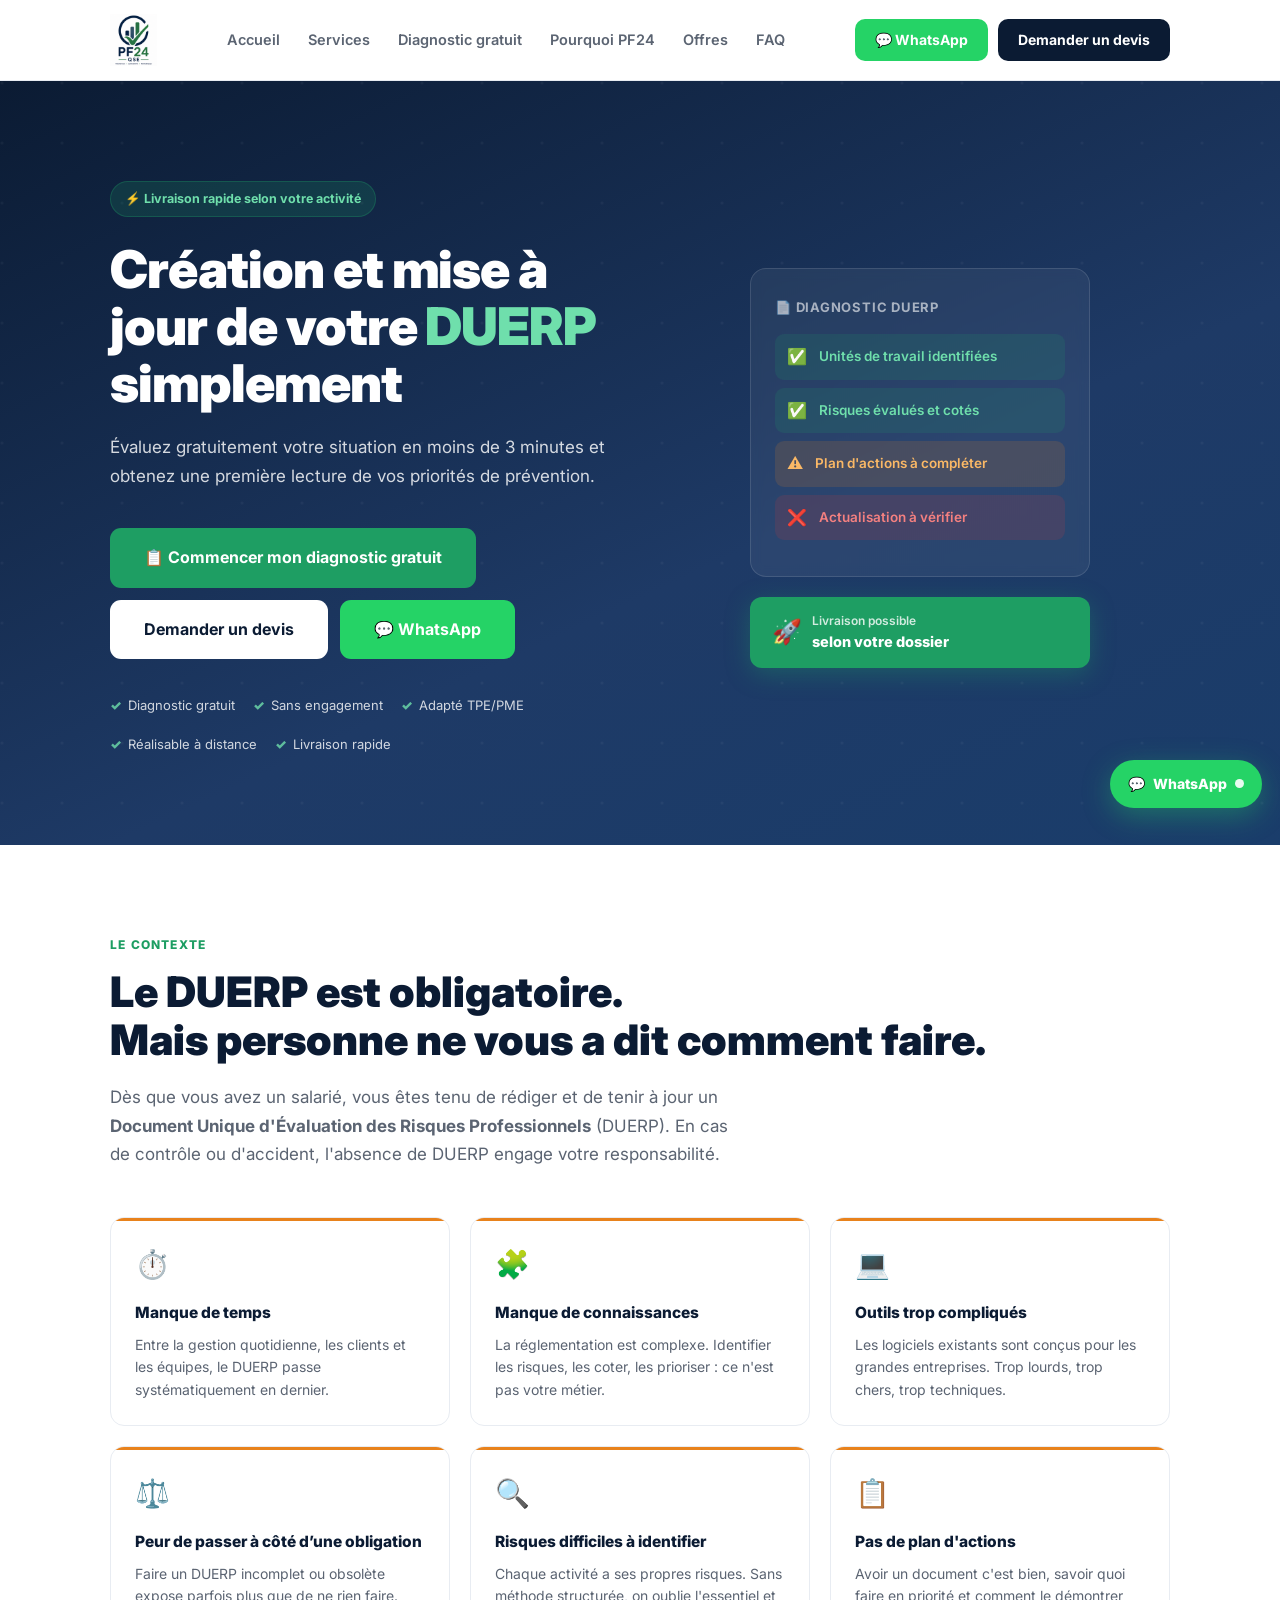
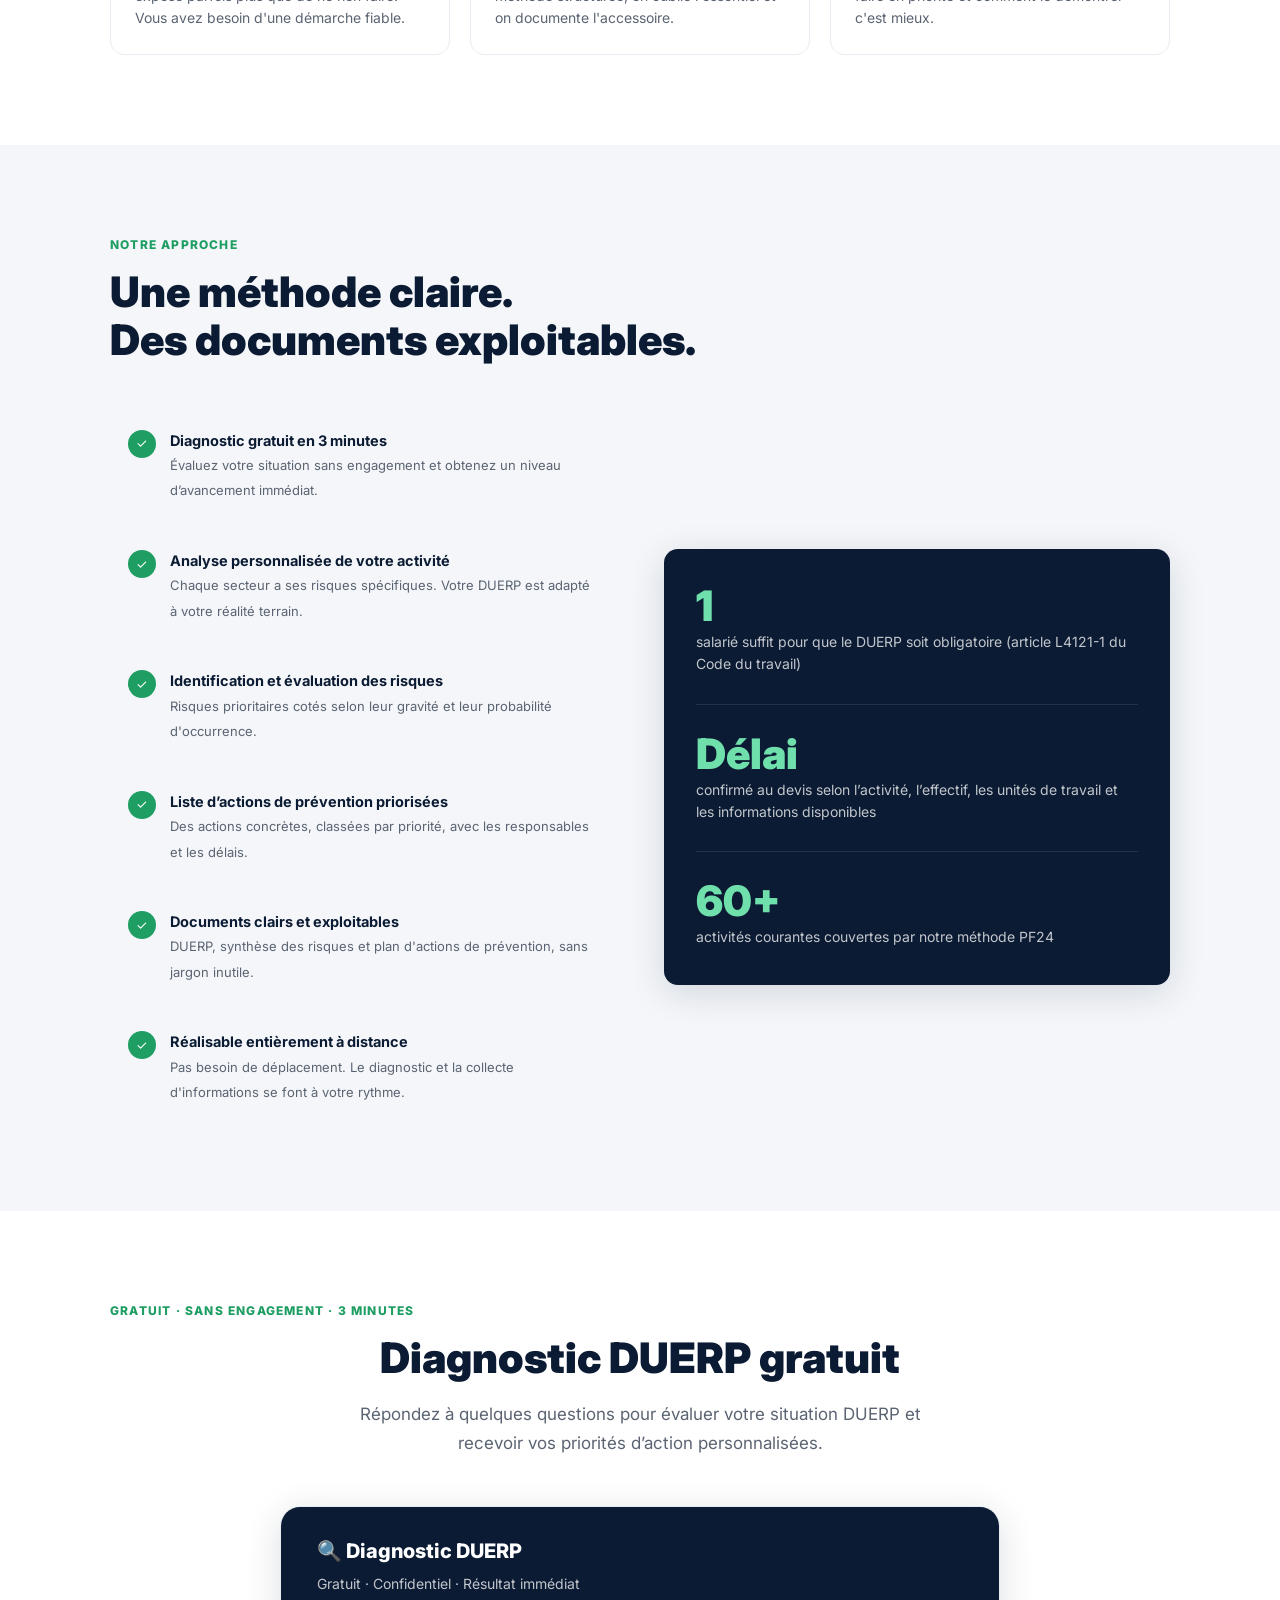
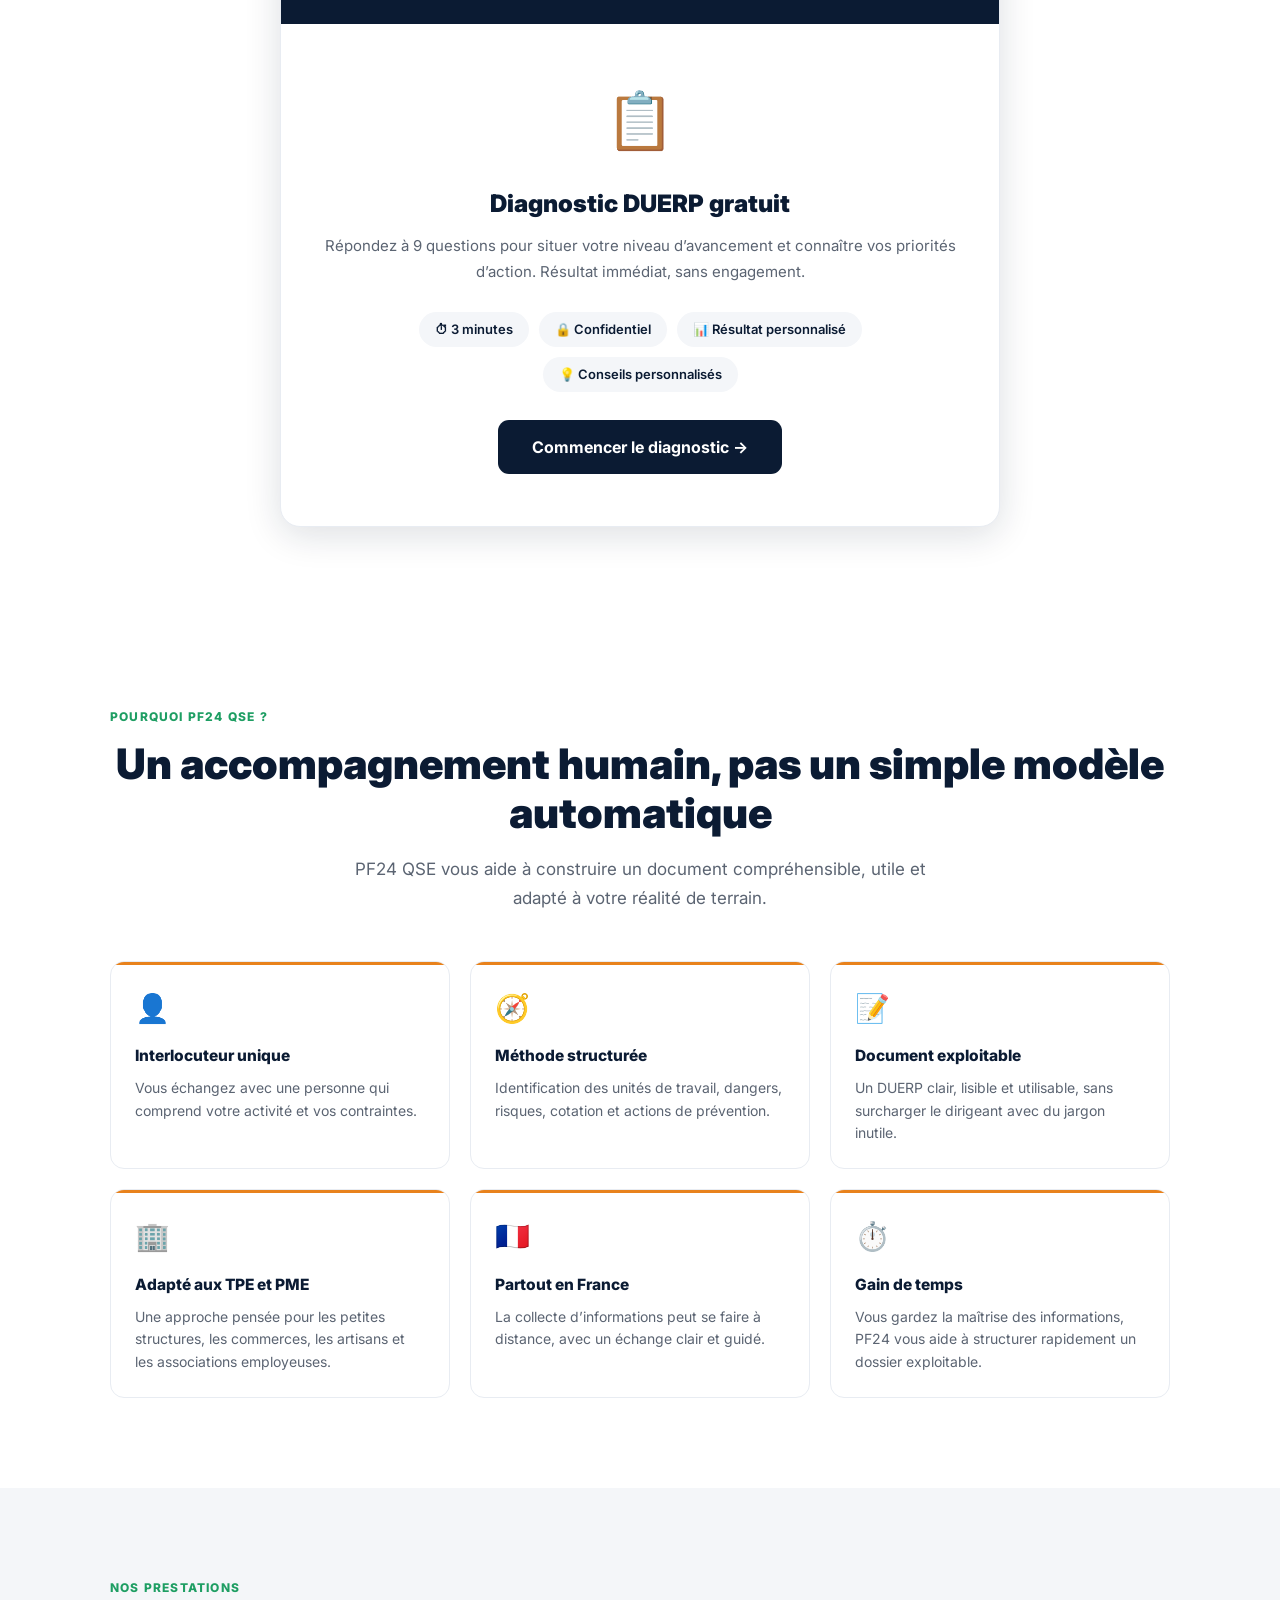
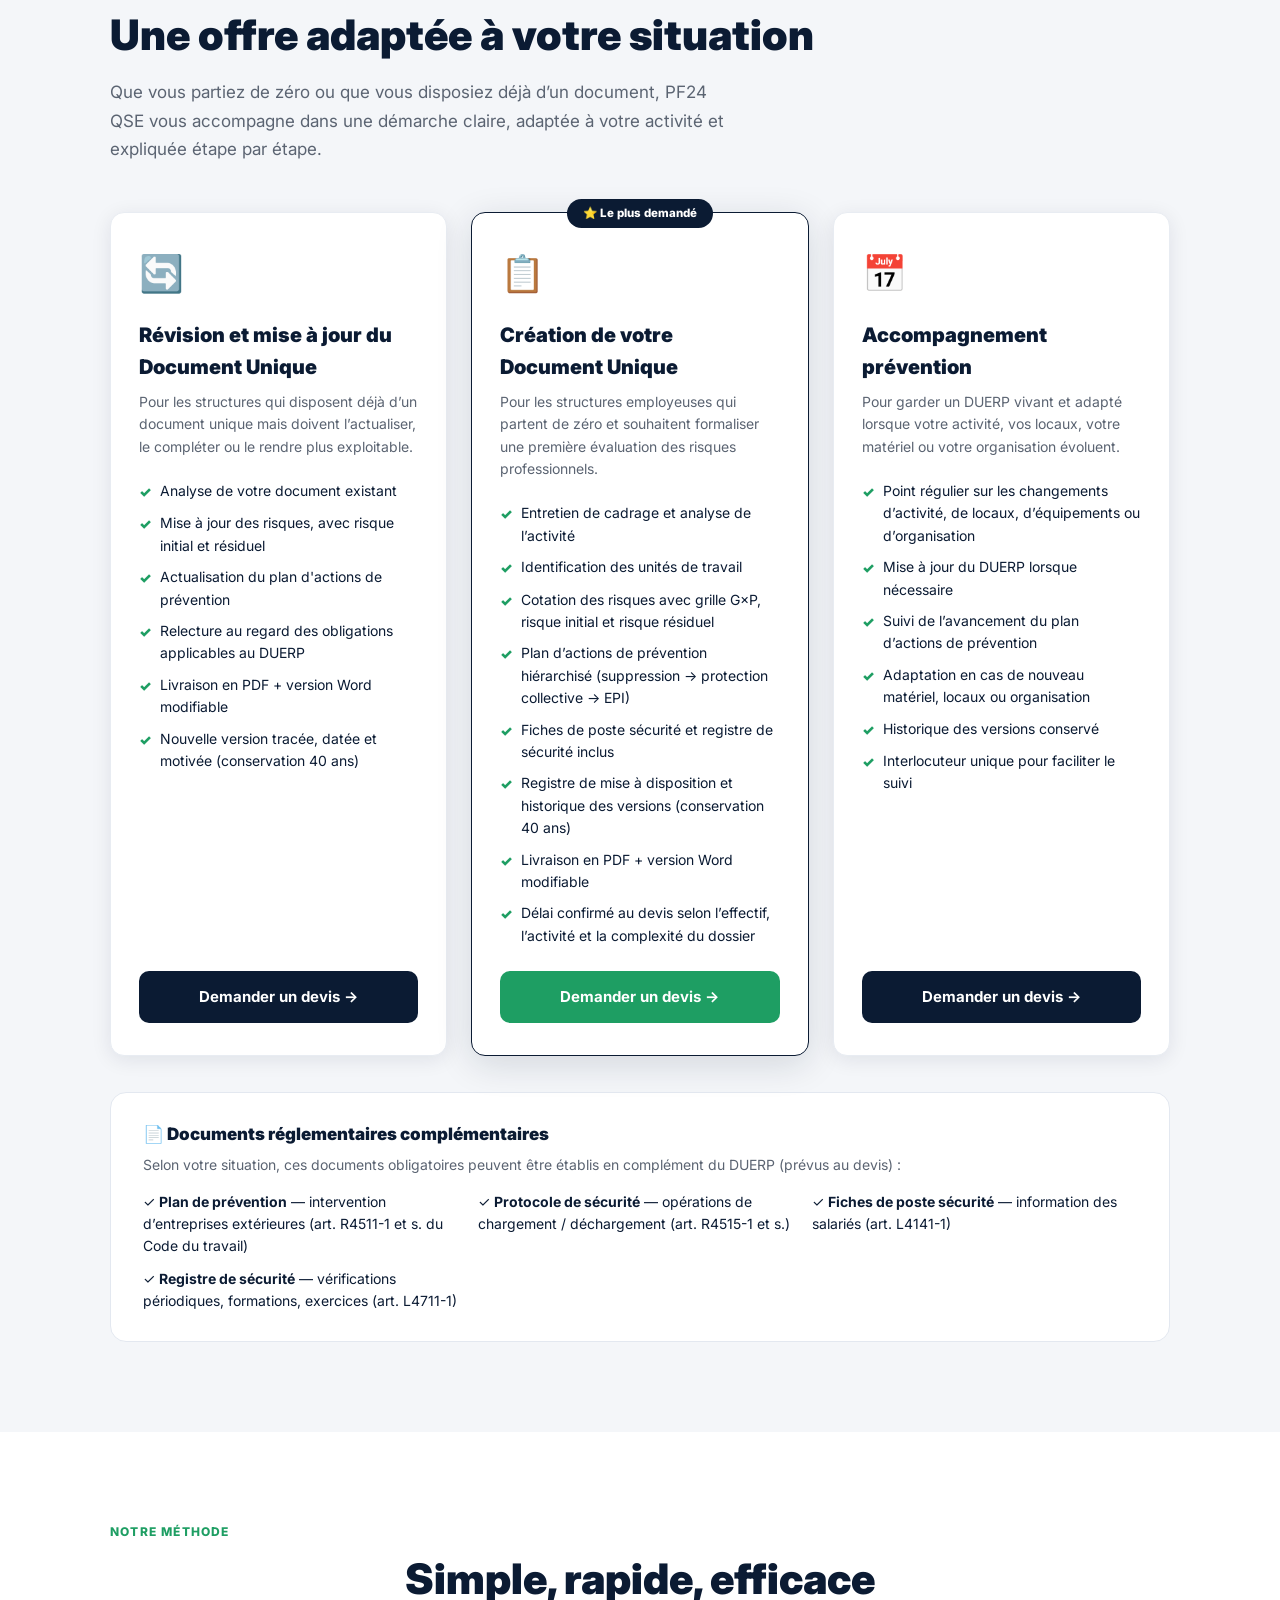
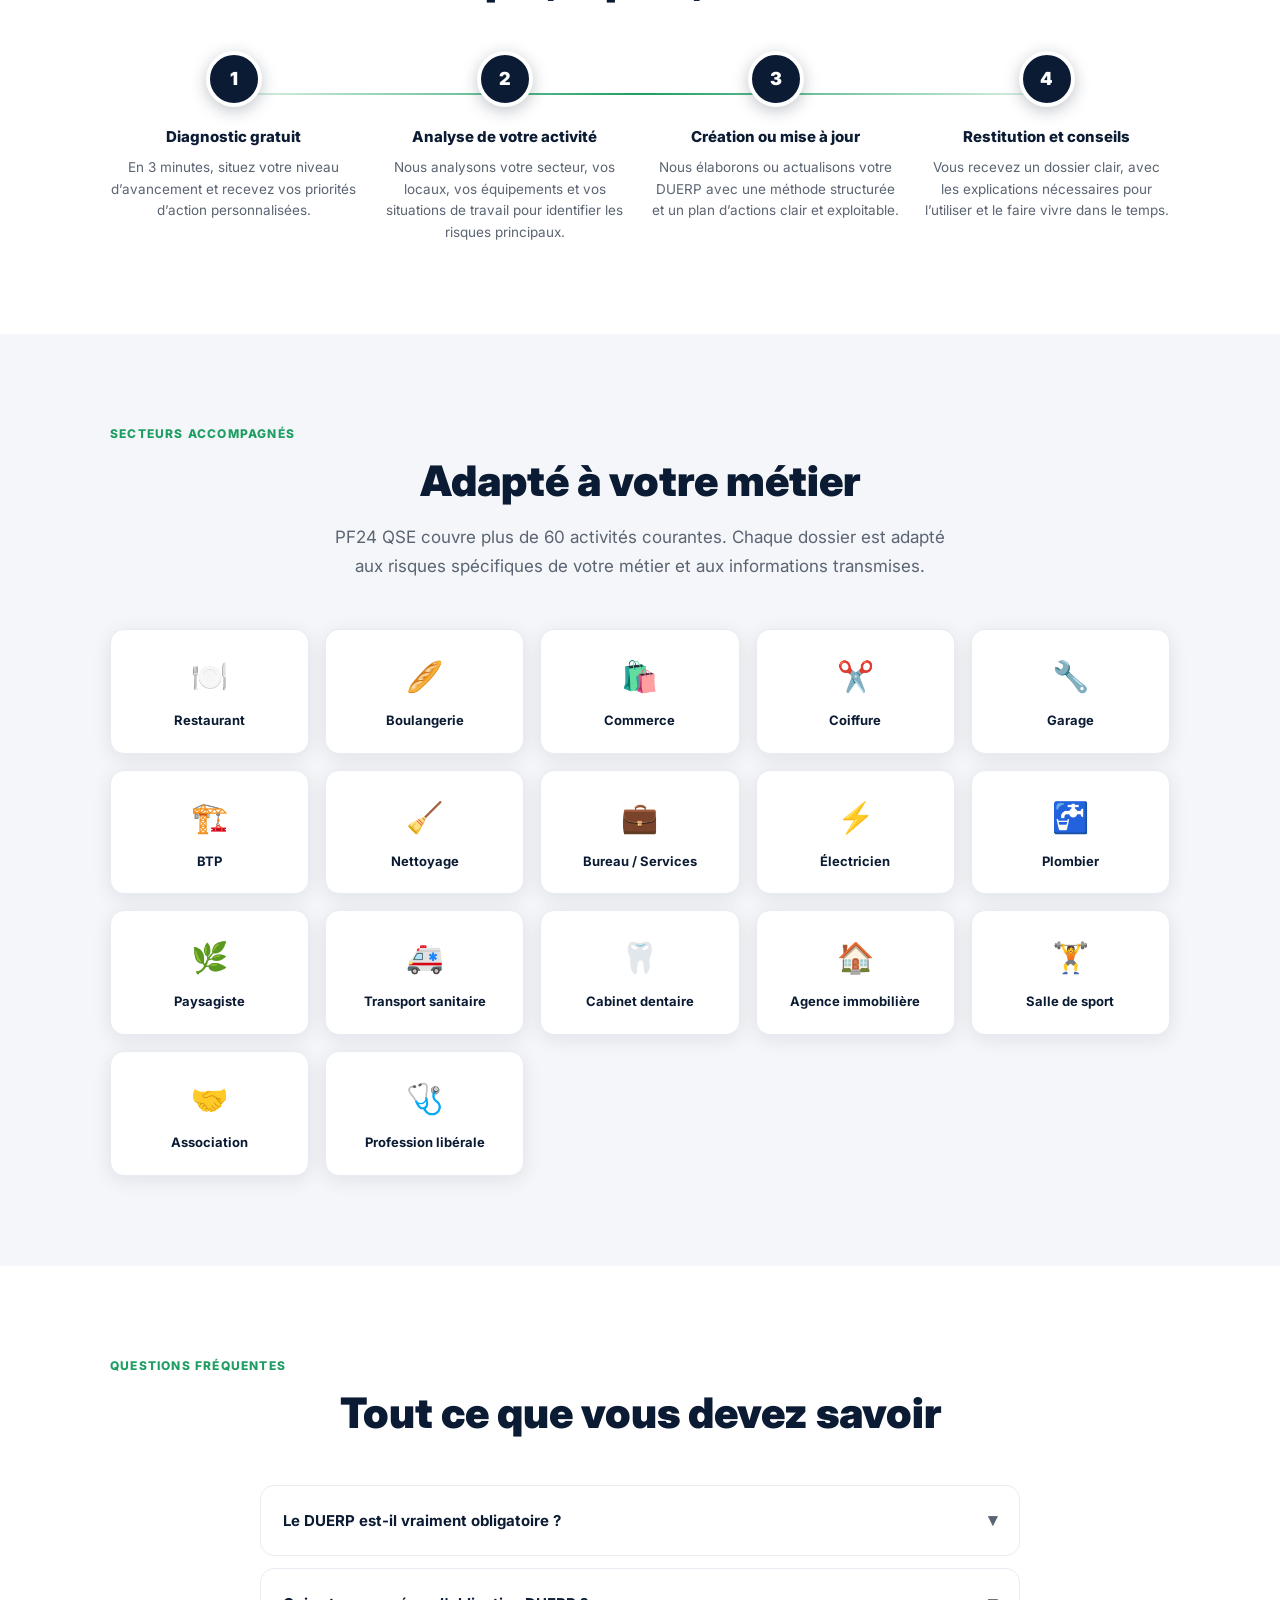
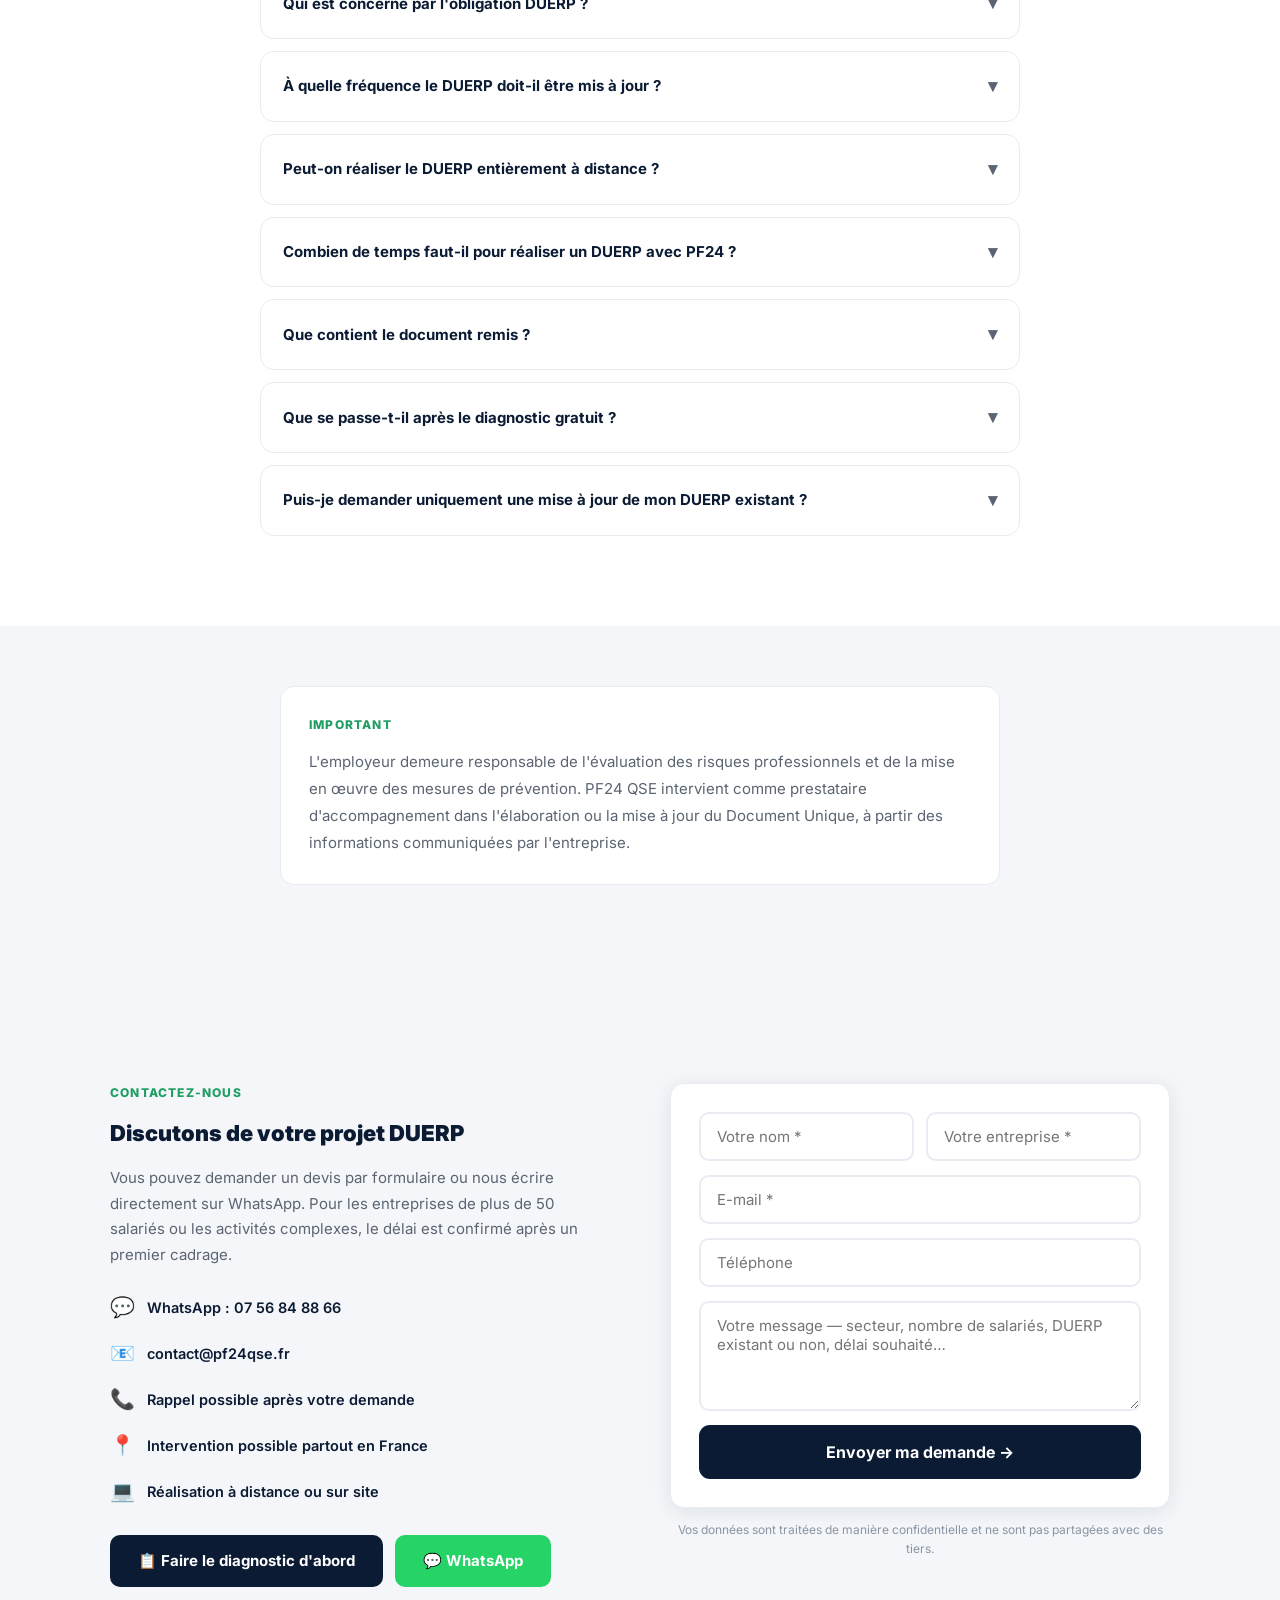
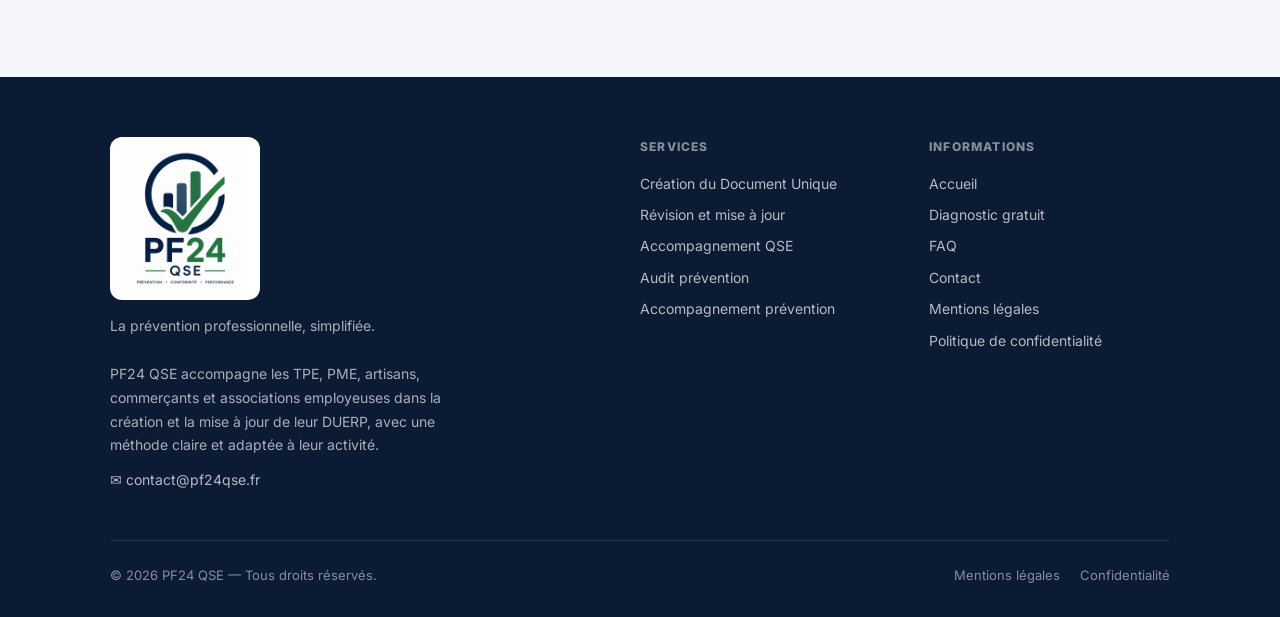
<file: index.html>
<!DOCTYPE html>
<html lang="fr">
<head>
  <meta charset="UTF-8">
  <meta name="viewport" content="width=device-width, initial-scale=1.0">

  <!-- SEO -->
  <title>PF24 QSE — Création et mise à jour de DUERP pour TPE, PME et artisans</title>
<link rel="icon" type="image/png" href="favicon.png">
<link rel="apple-touch-icon" href="pf24-icon.png">
  <meta name="description" content="PF24 QSE accompagne les TPE, PME, artisans, commerçants et associations employeuses dans leur démarche DUERP : évaluation des risques, plan d’actions de prévention et mise à jour du document unique.">
  <meta name="keywords" content="DUERP, document unique, évaluation des risques professionnels, DUERP obligatoire, DUERP TPE, DUERP PME, DUERP artisan, DUERP restaurant, DUERP commerce, mise à jour DUERP, création DUERP, prévention des risques professionnels">
  <!-- Canonical -->
  <link rel="canonical" href="https://pf24qse.fr/">

  <!-- Open Graph -->
  <meta property="og:title" content="PF24 QSE — Création et mise à jour de DUERP">
<meta property="og:image" content="https://pf24qse.fr/pf24-full.png">
  <meta property="og:description" content="Diagnostic gratuit en 3 minutes. Accompagnement DUERP pour TPE, PME, artisans, commerçants et associations employeuses.">
  <meta property="og:type" content="website">
  <meta property="og:url" content="https://pf24qse.fr/">
  <meta property="og:site_name" content="PF24 QSE">

  <!-- Twitter Card -->
  <meta name="twitter:card" content="summary_large_image">
  <meta name="twitter:title" content="PF24 QSE — Création et mise à jour de DUERP">
  <meta name="twitter:description" content="Diagnostic gratuit en 3 minutes. Accompagnement DUERP pour TPE, PME, artisans, commerçants et associations employeuses.">

  <!-- =====================================================
       GOOGLE SEARCH CONSOLE — Décommentez et remplacez
       ===================================================== -->
  <!-- REMPLACER_ICI_PAR_CODE_GOOGLE_SEARCH_CONSOLE -->
  <!-- <meta name="google-site-verification" content="VOTRE_CODE_ICI"> -->

  <!-- =====================================================
       GOOGLE ANALYTICS 4 — Décommentez et remplacez G-XXXXXXXXXX
       ===================================================== -->
  <!-- REMPLACER_ICI_PAR_ID_GA4 -->
  <!--
  <script async src="https://www.googletagmanager.com/gtag/js?id=G-XXXXXXXXXX"></script>
  <script>
    window.dataLayer = window.dataLayer || [];
    function gtag(){dataLayer.push(arguments);}
    gtag('js', new Date());
    gtag('config', 'G-XXXXXXXXXX');
  </script>
  -->

  <!-- Données structurées JSON-LD -->
  <script type="application/ld+json">
  {
    "@context": "https://schema.org",
    "@type": "ProfessionalService",
    "name": "PF24 QSE",
    "url": "https://pf24qse.fr",
    "description": "Création et mise à jour de DUERP pour TPE, PME, artisans, commerçants et associations employeuses. Prévention des risques professionnels.",
    "email": "contact@pf24qse.fr",
    "areaServed": {"@type": "Country", "name": "France"},
    "serviceType": "Conseil en prévention des risques professionnels",
    "hasOfferCatalog": {
      "@type": "OfferCatalog",
      "name": "Prestations QSE",
      "itemListElement": [
        {"@type": "Offer", "itemOffered": {"@type": "Service", "name": "Création de votre Document Unique"}},
        {"@type": "Offer", "itemOffered": {"@type": "Service", "name": "Révision et mise à jour du Document Unique"}},
        {"@type": "Offer", "itemOffered": {"@type": "Service", "name": "Accompagnement QSE"}},
        {"@type": "Offer", "itemOffered": {"@type": "Service", "name": "Audit prévention"}},
        {"@type": "Offer", "itemOffered": {"@type": "Service", "name": "Accompagnement prévention"}}
      ]
    }
  }
  </script>

  <!-- Google Fonts -->
  <link rel="preconnect" href="https://fonts.googleapis.com">
  <link rel="preconnect" href="https://fonts.gstatic.com" crossorigin>
  <link rel="stylesheet" href="style.css">
  <link href="https://fonts.googleapis.com/css2?family=Inter:wght@400;500;600;700;800;900&display=swap" rel="stylesheet">

<style>
/* ============================================================
   TOKENS & RESET
   ============================================================ */
:root {
  --navy:    #0B1B33;
  --navy-l:  #16294A;
  --navy-xl: #1E3A66;
  --white:   #FFFFFF;
  --grey-bg: #F4F6F9;
  --grey-l:  #E8ECF2;
  --grey-t:  #5B6472;
  --grey-m:  #8A95A3;
  --green:   #1E9E63;
  --green-l: #E5F6ED;
  --orange:  #E8821C;
  --orange-l:#FFF0E0;
  --red:     #D63B3B;
  --red-l:   #FDE8E8;

  --r: 14px;
  --r-sm: 9px;
  --shadow: 0 4px 20px rgba(11,27,51,0.09);
  --shadow-lg: 0 8px 36px rgba(11,27,51,0.14);
  --font: 'Inter', -apple-system, sans-serif;
}

*, *::before, *::after { box-sizing: border-box; margin: 0; padding: 0; }
html { scroll-behavior: smooth; }
body {
  font-family: var(--font);
  color: var(--navy);
  background: var(--white);
  line-height: 1.6;
  -webkit-font-smoothing: antialiased;
}
img { max-width: 100%; display: block; }
a { color: inherit; text-decoration: none; }

/* ============================================================
   UTILITIES
   ============================================================ */
.container { max-width: 1100px; margin: 0 auto; padding: 0 20px; }
.container-sm { max-width: 760px; margin: 0 auto; padding: 0 20px; }

.btn {
  display: inline-flex; align-items: center; justify-content: center; gap: 8px;
  padding: 14px 28px; border-radius: 10px; font-size: 15px; font-weight: 700;
  border: none; cursor: pointer; transition: transform .1s, box-shadow .15s, opacity .15s;
  font-family: var(--font);
}
.btn:hover { transform: translateY(-1px); box-shadow: var(--shadow); }
.btn:active { transform: scale(.98); }
.btn-primary { background: var(--navy); color: #fff; }
.btn-primary:hover { background: var(--navy-l); }
.btn-green { background: var(--green); color: #fff; }
.btn-green:hover { background: #178a55; }
.btn-whatsapp { background: #25D366; color: #fff; }
.btn-whatsapp:hover { background: #1fb85a; color: #fff; }
.btn-outline { background: transparent; color: var(--navy); border: 2px solid var(--navy); }
.btn-outline:hover { background: var(--navy); color: #fff; }
.btn-white { background: #fff; color: var(--navy); }
.btn-white:hover { background: var(--grey-bg); }
.btn-lg { padding: 17px 34px; font-size: 16px; border-radius: 11px; }

.badge {
  display: inline-flex; align-items: center; gap: 5px;
  padding: 5px 12px; border-radius: 999px; font-size: 12.5px; font-weight: 700;
}
.badge-green { background: var(--green-l); color: var(--green); }
.badge-orange { background: var(--orange-l); color: var(--orange); }
.badge-red { background: var(--red-l); color: var(--red); }
.badge-navy { background: var(--navy); color: #fff; }

.tag {
  display: inline-block; padding: 4px 12px; border-radius: 999px;
  font-size: 11.5px; font-weight: 700; letter-spacing: .04em; text-transform: uppercase;
}
.tag-green { background: var(--green-l); color: var(--green); }
.tag-navy { background: rgba(11,27,51,.08); color: var(--navy-l); }

.section { padding: 90px 0; }
.section-sm { padding: 60px 0; }
.section-alt { background: var(--grey-bg); }
.section-dark { background: var(--navy); color: #fff; }

.section-label {
  font-size: 12px; font-weight: 800; letter-spacing: .1em; text-transform: uppercase;
  color: var(--green); margin-bottom: 14px; display: block;
}
.section-title {
  font-size: clamp(26px, 4vw, 42px); font-weight: 900; line-height: 1.15;
  margin-bottom: 18px;
}
.section-sub {
  font-size: 17px; color: var(--grey-t); line-height: 1.7; max-width: 620px;
}

.grid-2 { display: grid; grid-template-columns: 1fr 1fr; gap: 24px; }
.grid-3 { display: grid; grid-template-columns: 1fr 1fr 1fr; gap: 24px; }
.grid-4 { display: grid; grid-template-columns: repeat(4, 1fr); gap: 20px; }

.card {
  background: var(--white); border-radius: var(--r); border: 1.5px solid var(--grey-l);
  padding: 28px; box-shadow: var(--shadow);
}

/* ============================================================
   HEADER / NAV
   ============================================================ */
.nav {
  position: sticky; top: 0; z-index: 100;
  background: rgba(255,255,255,.95); backdrop-filter: blur(10px);
  border-bottom: 1px solid var(--grey-l); padding: 14px 0;
}
.nav-inner {
  display: flex; align-items: center; justify-content: space-between;
  max-width: 1100px; margin: 0 auto; padding: 0 20px;
}
.nav-logo { display: flex; align-items: center; }
.nav-mark { height: 52px; width: auto; display: block; }
.nav-logo .logo-mark {
  width: 38px; height: 38px; background: var(--navy); border-radius: 9px;
  display: flex; align-items: center; justify-content: center;
  color: #fff; font-size: 13px; font-weight: 900;
}
.nav-links { display: flex; align-items: center; gap: 28px; }
.nav-links a { font-size: 14.5px; font-weight: 600; color: var(--grey-t); transition: color .15s; }
.nav-links a:hover { color: var(--navy); }
.nav-cta { display: flex; align-items: center; gap: 10px; }
.nav-hamburger { display: none; background: none; border: none; cursor: pointer; padding: 6px; }
.nav-hamburger span { display: block; width: 22px; height: 2px; background: var(--navy); margin: 4px 0; border-radius: 2px; transition: .2s; }

/* ============================================================
   HERO
   ============================================================ */
.hero {
  background: linear-gradient(155deg, var(--navy) 0%, var(--navy-xl) 60%, #1a3d6b 100%);
  color: #fff; padding: 100px 0 90px; overflow: hidden; position: relative;
}
.hero::before {
  content: ''; position: absolute; inset: 0;
  background: url("data:image/svg+xml,%3Csvg width='60' height='60' xmlns='http://www.w3.org/2000/svg'%3E%3Ccircle cx='2' cy='2' r='1.5' fill='rgba(255,255,255,0.04)'/%3E%3C/svg%3E") repeat;
  pointer-events: none;
}
.hero-inner {
  position: relative; max-width: 1100px; margin: 0 auto; padding: 0 20px;
  display: grid; grid-template-columns: 1fr 1fr; gap: 60px; align-items: center;
}
.hero-pre {
  display: inline-flex; align-items: center; gap: 8px;
  background: rgba(30,158,99,.18); color: #6FDFAC; padding: 7px 14px;
  border-radius: 999px; font-size: 12.5px; font-weight: 700; margin-bottom: 24px;
  border: 1px solid rgba(30,158,99,.3);
}
.hero h1 {
  font-size: clamp(30px, 4.5vw, 52px); font-weight: 900; line-height: 1.1;
  margin-bottom: 20px; letter-spacing: -.02em;
}
.hero h1 .accent { color: #6FDFAC; }
.hero-sub {
  font-size: 17px; opacity: .82; line-height: 1.75; margin-bottom: 36px; max-width: 500px;
}
.hero-btns { display: flex; gap: 12px; flex-wrap: wrap; margin-bottom: 36px; }
.hero-reassurance {
  display: flex; flex-wrap: wrap; gap: 18px;
}
.hero-pill {
  display: flex; align-items: center; gap: 7px;
  font-size: 13px; opacity: .8;
}
.hero-pill::before { content: '✓'; font-weight: 900; color: #6FDFAC; }

/* Hero visual — conformity graphic */
.hero-visual {
  display: flex; flex-direction: column; align-items: center; gap: 20px;
}
.hero-doc {
  background: rgba(255,255,255,.06); border: 1px solid rgba(255,255,255,.12);
  border-radius: 16px; padding: 28px 24px; width: 100%; max-width: 340px;
  backdrop-filter: blur(6px);
}
.hero-doc-title {
  font-size: 13px; font-weight: 700; opacity: .6; margin-bottom: 16px;
  text-transform: uppercase; letter-spacing: .06em;
}
.hero-doc-item {
  display: flex; align-items: center; gap: 12px;
  padding: 10px 12px; border-radius: 9px; margin-bottom: 8px;
  font-size: 13.5px; font-weight: 600;
}
.hero-doc-item.ok { background: rgba(30,158,99,.15); color: #6FDFAC; }
.hero-doc-item.warn { background: rgba(232,130,28,.15); color: #FAB866; }
.hero-doc-item.crit { background: rgba(214,59,59,.15); color: #F48080; }
.hero-doc-icon { font-size: 16px; flex-shrink: 0; }
.hero-badge-delivered {
  background: var(--green); color: #fff; border-radius: 12px;
  padding: 14px 22px; font-weight: 800; font-size: 14.5px;
  display: flex; align-items: center; gap: 10px; width: 100%; max-width: 340px;
  box-shadow: 0 6px 24px rgba(30,158,99,.35);
}

/* ============================================================
   PROBLEM SECTION
   ============================================================ */
.problem-grid {
  display: grid; grid-template-columns: repeat(3, 1fr); gap: 20px; margin-top: 48px;
}
.problem-card {
  background: var(--white); border: 1.5px solid var(--grey-l); border-radius: var(--r);
  padding: 24px; transition: box-shadow .15s; position: relative; overflow: hidden;
}
.problem-card::before {
  content: ''; position: absolute; top: 0; left: 0; right: 0; height: 3px;
  background: var(--orange);
}
.problem-icon { font-size: 28px; margin-bottom: 14px; }
.problem-card h3 { font-size: 15.5px; font-weight: 800; margin-bottom: 8px; }
.problem-card p { font-size: 14px; color: var(--grey-t); line-height: 1.6; }

/* ============================================================
   SOLUTION SECTION
   ============================================================ */
.solution-grid {
  display: grid; grid-template-columns: 1fr 1fr; gap: 48px; align-items: center; margin-top: 48px;
}
.solution-list { list-style: none; display: flex; flex-direction: column; gap: 14px; }
.solution-list li {
  display: flex; align-items: flex-start; gap: 14px;
  padding: 16px 18px; background: var(--grey-bg); border-radius: var(--r-sm);
}
.solution-list .check {
  width: 28px; height: 28px; background: var(--green); border-radius: 50%;
  display: flex; align-items: center; justify-content: center;
  color: #fff; font-size: 13px; flex-shrink: 0; margin-top: 1px;
}
.solution-list .li-text strong { display: block; font-size: 14.5px; font-weight: 700; }
.solution-list .li-text span { font-size: 13px; color: var(--grey-t); }

.solution-stat-box {
  background: var(--navy); color: #fff; border-radius: var(--r);
  padding: 36px 32px; box-shadow: var(--shadow-lg);
}
.stat-row { display: flex; flex-direction: column; gap: 28px; }
.stat-item { }
.stat-number { font-size: 42px; font-weight: 900; color: #6FDFAC; line-height: 1; }
.stat-label { font-size: 14px; opacity: .75; margin-top: 4px; }
.stat-div { height: 1px; background: rgba(255,255,255,.1); }

/* ============================================================
   DIAGNOSTIC SECTION
   ============================================================ */
.diag-wrapper {
  max-width: 720px; margin: 48px auto 0; background: var(--white);
  border-radius: 20px; box-shadow: var(--shadow-lg); border: 1.5px solid var(--grey-l);
  overflow: hidden;
}
.diag-header {
  background: var(--navy); color: #fff; padding: 28px 36px;
}
.diag-header h3 { font-size: 20px; font-weight: 800; margin-bottom: 6px; }
.diag-header p { font-size: 14px; opacity: .75; }

/* Progress bar */
.diag-progress { padding: 20px 36px 0; }
.progress-label { display: flex; justify-content: space-between; font-size: 12.5px; color: var(--grey-t); font-weight: 600; margin-bottom: 8px; }
.progress-track { height: 7px; background: var(--grey-l); border-radius: 99px; overflow: hidden; }
.progress-fill { height: 100%; background: linear-gradient(90deg, var(--green), #2BC77A); border-radius: 99px; transition: width .4s cubic-bezier(.4,0,.2,1); width: 0%; }

.diag-body { padding: 32px 36px; }
.diag-screen { display: none; }
.diag-screen.active { display: block; animation: fadeIn .25s ease; }

@keyframes fadeIn { from { opacity: 0; transform: translateY(8px); } to { opacity: 1; transform: translateY(0); } }

/* Start screen */
.diag-start { text-align: center; padding: 20px 0; }
.diag-start .start-icon { font-size: 56px; margin-bottom: 20px; }
.diag-start h3 { font-size: 24px; font-weight: 900; margin-bottom: 10px; }
.diag-start p { font-size: 15px; color: var(--grey-t); margin-bottom: 28px; line-height: 1.7; }
.diag-start .start-pills { display: flex; justify-content: center; gap: 10px; flex-wrap: wrap; margin-bottom: 28px; }
.diag-start .start-pill { background: var(--grey-bg); border-radius: 999px; padding: 7px 16px; font-size: 13px; font-weight: 600; }

/* Question */
.diag-q-label { font-size: 12px; font-weight: 700; color: var(--green); text-transform: uppercase; letter-spacing: .07em; margin-bottom: 10px; }
.diag-q-text { font-size: 18px; font-weight: 800; margin-bottom: 22px; line-height: 1.4; }
.diag-q-hint { font-size: 13px; color: var(--grey-t); margin-bottom: 16px; font-style: italic; }

/* Options grid */
.opt-grid { display: grid; gap: 10px; }
.opt-grid.cols-2 { grid-template-columns: 1fr 1fr; }
.opt-item {
  border: 2px solid var(--grey-l); border-radius: 11px; padding: 13px 16px;
  cursor: pointer; font-size: 14px; font-weight: 600; color: var(--navy);
  transition: all .15s; display: flex; align-items: center; gap: 10px;
  background: var(--white);
}
.opt-item:hover { border-color: var(--navy); background: rgba(11,27,51,.03); }
.opt-item.selected { border-color: var(--green); background: var(--green-l); color: var(--navy); }
.opt-item .opt-dot {
  width: 18px; height: 18px; border-radius: 50%; border: 2px solid var(--grey-l);
  flex-shrink: 0; transition: .15s; display: flex; align-items: center; justify-content: center;
}
.opt-item.selected .opt-dot { background: var(--green); border-color: var(--green); }
.opt-item.selected .opt-dot::after { content: '✓'; color: #fff; font-size: 10px; font-weight: 900; }
.opt-item.multi .opt-dot { border-radius: 4px; }

/* Nav buttons */
.diag-nav { display: flex; justify-content: space-between; align-items: center; margin-top: 28px; padding-top: 20px; border-top: 1px solid var(--grey-l); }
.btn-diag-back { background: none; border: none; color: var(--grey-t); font-size: 14px; font-weight: 600; cursor: pointer; display: flex; align-items: center; gap: 6px; font-family: var(--font); }
.btn-diag-back:hover { color: var(--navy); }

/* Contact form in diagnostic */
.diag-form { display: flex; flex-direction: column; gap: 14px; }
.diag-input {
  padding: 13px 16px; border: 2px solid var(--grey-l); border-radius: 10px;
  font-size: 15px; font-family: var(--font); color: var(--navy);
  transition: border-color .15s; outline: none;
}
.diag-input:focus { border-color: var(--navy); }
.diag-input.optional::placeholder { color: var(--grey-m); }

/* Result screen */
.result-screen { text-align: center; }
.score-ring { position: relative; width: 160px; height: 160px; margin: 0 auto 24px; }
.score-ring svg { width: 100%; height: 100%; transform: rotate(-90deg); }
.score-ring-bg { fill: none; stroke: var(--grey-l); stroke-width: 10; }
.score-ring-fill { fill: none; stroke-width: 10; stroke-linecap: round; transition: stroke-dashoffset 1.2s cubic-bezier(.4,0,.2,1); }
.score-ring-text {
  position: absolute; inset: 0; display: flex; flex-direction: column;
  align-items: center; justify-content: center;
}
.score-ring-text .score-num { font-size: 38px; font-weight: 900; line-height: 1; }
.score-ring-text .score-max { font-size: 12px; color: var(--grey-t); font-weight: 600; }

.result-level { font-size: 17px; font-weight: 800; margin-bottom: 6px; }
.result-sub { font-size: 14px; color: var(--grey-t); margin-bottom: 24px; }

.result-prios {
  text-align: left; background: var(--grey-bg); border-radius: var(--r);
  padding: 20px 22px; margin-bottom: 24px;
}
.result-prios h4 { font-size: 13px; font-weight: 800; text-transform: uppercase; letter-spacing: .06em; color: var(--grey-t); margin-bottom: 14px; }
.result-prio-item {
  display: flex; align-items: flex-start; gap: 10px; margin-bottom: 10px;
  font-size: 14px; font-weight: 600;
}
.result-prio-item::before { content: '→'; color: var(--orange); font-weight: 900; flex-shrink: 0; }

.result-estimate {
  display: flex; align-items: center; justify-content: space-between;
  background: var(--orange-l); border-radius: 10px; padding: 16px 18px;
  margin-bottom: 24px; text-align: left;
}
.result-estimate .re-label { font-size: 12.5px; color: var(--grey-t); font-weight: 600; }
.result-estimate .re-val { font-size: 16px; font-weight: 800; }

.result-btns { display: flex; flex-direction: column; gap: 10px; }

/* ============================================================
   OFFRES SECTION
   ============================================================ */
.offres-grid { display: grid; grid-template-columns: repeat(3, 1fr); gap: 24px; margin-top: 48px; }
.offre-card {
  background: var(--white); border: 1.5px solid var(--grey-l); border-radius: var(--r);
  padding: 32px 28px; box-shadow: var(--shadow); position: relative;
  display: flex; flex-direction: column;
}
.offre-card.featured {
  border-color: var(--navy); box-shadow: var(--shadow-lg);
}
.offre-badge {
  position: absolute; top: -14px; left: 50%; transform: translateX(-50%);
  background: var(--navy); color: #fff; padding: 5px 16px; border-radius: 999px;
  font-size: 11.5px; font-weight: 800; white-space: nowrap;
}
.offre-icon { font-size: 36px; margin-bottom: 16px; }
.offre-name { font-size: 20px; font-weight: 900; margin-bottom: 8px; }
.offre-desc { font-size: 14px; color: var(--grey-t); margin-bottom: 22px; line-height: 1.6; }
.offre-includes { list-style: none; display: flex; flex-direction: column; gap: 9px; flex: 1; margin-bottom: 24px; }
.offre-includes li { display: flex; align-items: flex-start; gap: 9px; font-size: 14px; }
.offre-includes li::before { content: '✓'; color: var(--green); font-weight: 900; flex-shrink: 0; margin-top: 1px; }

/* ============================================================
   MÉTHODE SECTION
   ============================================================ */
.methode-steps { display: grid; grid-template-columns: repeat(4, 1fr); gap: 24px; margin-top: 48px; position: relative; }
.methode-steps::before {
  content: ''; position: absolute; top: 42px; left: 10%; right: 10%; height: 2px;
  background: linear-gradient(90deg, var(--green-l), var(--green), var(--green-l));
  z-index: 0;
}
.methode-step { text-align: center; position: relative; z-index: 1; }
.step-num {
  width: 56px; height: 56px; background: var(--navy); color: #fff;
  border-radius: 50%; display: flex; align-items: center; justify-content: center;
  font-size: 18px; font-weight: 900; margin: 0 auto 18px;
  box-shadow: 0 4px 16px rgba(11,27,51,.25); border: 4px solid #fff;
}
.step-icon { font-size: 22px; position: absolute; top: 16px; left: 50%; transform: translateX(-50%); opacity: .15; pointer-events: none; }
.methode-step h3 { font-size: 15px; font-weight: 800; margin-bottom: 8px; }
.methode-step p { font-size: 13.5px; color: var(--grey-t); line-height: 1.6; }

/* ============================================================
   SECTEURS SECTION
   ============================================================ */
.secteurs-grid { display: grid; grid-template-columns: repeat(5, 1fr); gap: 16px; margin-top: 48px; }
.secteur-card {
  background: var(--white); border: 1.5px solid var(--grey-l); border-radius: var(--r);
  padding: 22px 16px; text-align: center; box-shadow: var(--shadow);
  transition: transform .15s, box-shadow .15s;
  cursor: default;
}
.secteur-card:hover { transform: translateY(-3px); box-shadow: var(--shadow-lg); }
.secteur-icon { font-size: 30px; margin-bottom: 10px; }
.secteur-name { font-size: 13px; font-weight: 700; }

/* ============================================================
   FAQ SECTION
   ============================================================ */
.faq-list { max-width: 760px; margin: 48px auto 0; display: flex; flex-direction: column; gap: 12px; }
.faq-item {
  border: 1.5px solid var(--grey-l); border-radius: var(--r);
  overflow: hidden; background: var(--white);
}
.faq-q {
  display: flex; justify-content: space-between; align-items: center; gap: 16px;
  padding: 20px 22px; cursor: pointer; font-size: 15px; font-weight: 700;
  transition: background .15s;
}
.faq-q:hover { background: var(--grey-bg); }
.faq-arrow { font-size: 18px; color: var(--grey-t); transition: transform .25s; flex-shrink: 0; }
.faq-item.open .faq-arrow { transform: rotate(180deg); }
.faq-a {
  max-height: 0; overflow: hidden; transition: max-height .3s ease;
  font-size: 14.5px; color: var(--grey-t); line-height: 1.7;
}
.faq-a-inner { padding: 4px 22px 20px; }
.faq-item.open .faq-a { max-height: 300px; }

/* ============================================================
   CONTACT SECTION
   ============================================================ */
.contact-wrapper {
  display: grid; grid-template-columns: 1fr 1fr; gap: 60px; align-items: start; margin-top: 48px;
}
.contact-info h3 { font-size: 22px; font-weight: 900; margin-bottom: 14px; }
.contact-info p { font-size: 15px; color: var(--grey-t); line-height: 1.7; margin-bottom: 24px; }
.contact-item { display: flex; align-items: center; gap: 12px; font-size: 14.5px; margin-bottom: 14px; font-weight: 600; }
.contact-item-icon { font-size: 20px; }

.contact-form { display: flex; flex-direction: column; gap: 14px; }
.form-row { display: grid; grid-template-columns: 1fr 1fr; gap: 12px; }
.input, .textarea, .select-input {
  padding: 13px 16px; border: 2px solid var(--grey-l); border-radius: 10px;
  font-size: 15px; font-family: var(--font); color: var(--navy); outline: none;
  transition: border-color .15s; background: var(--white); width: 100%;
}
.input:focus, .textarea:focus { border-color: var(--navy); }
.textarea { resize: vertical; min-height: 110px; }
.form-success {
  background: var(--green-l); border: 1.5px solid var(--green); border-radius: 10px;
  padding: 16px 18px; color: var(--green); font-weight: 700; font-size: 15px; display: none;
}

/* ============================================================
   FOOTER
   ============================================================ */
.footer {
  background: var(--navy); color: #fff; padding: 60px 0 32px;
}
.footer-grid {
  display: grid; grid-template-columns: 2fr 1fr 1fr; gap: 48px; margin-bottom: 48px;
}
.footer-logo { font-size: 22px; font-weight: 900; margin-bottom: 14px; display: flex; align-items: center; gap: 10px; }
.footer-logo .logo-mark { background: #fff; color: var(--navy); }
.footer-desc { font-size: 14px; opacity: .65; line-height: 1.7; max-width: 340px; }
.footer-col h4 { font-size: 12px; font-weight: 800; letter-spacing: .1em; text-transform: uppercase; opacity: .5; margin-bottom: 16px; }
.footer-col a { display: block; font-size: 14px; opacity: .7; margin-bottom: 9px; transition: opacity .15s; }
.footer-col a:hover { opacity: 1; }
.footer-bottom { border-top: 1px solid rgba(255,255,255,.1); padding-top: 24px; display: flex; justify-content: space-between; align-items: center; flex-wrap: wrap; gap: 12px; }
.footer-bottom p { font-size: 13px; opacity: .5; }
.footer-legal { display: flex; gap: 20px; }
.footer-legal a { font-size: 13px; opacity: .5; transition: opacity .15s; }
.footer-legal a:hover { opacity: 1; }


/* ============================================================
   WHATSAPP FLOATING BUTTON
   ============================================================ */
.whatsapp-float {
  position: fixed; right: 18px; bottom: 92px; z-index: 120;
  background: #25D366; color: #fff; border-radius: 999px;
  padding: 13px 18px; font-size: 14px; font-weight: 800;
  display: inline-flex; align-items: center; gap: 8px;
  box-shadow: 0 8px 28px rgba(37,211,102,.35);
  transition: transform .15s, box-shadow .15s, opacity .15s;
}
.whatsapp-float:hover { transform: translateY(-2px); box-shadow: 0 10px 34px rgba(37,211,102,.45); }
.whatsapp-float .wa-dot { width: 9px; height: 9px; border-radius: 50%; background:#fff; opacity:.9; }
@media (max-width: 560px) {
  .whatsapp-float { right: 14px; bottom: 86px; padding: 12px 14px; font-size: 13px; }
  .whatsapp-float span.label { display:none; }
}

/* ============================================================
   STICKY CTA BAR (mobile)
   ============================================================ */
.sticky-bar {
  display: none; position: fixed; bottom: 0; left: 0; right: 0;
  background: #fff; border-top: 1px solid var(--grey-l); padding: 12px 16px;
  z-index: 99; box-shadow: 0 -4px 20px rgba(11,27,51,.1);
  gap: 10px;
}

/* ============================================================
   RESPONSIVE
   ============================================================ */
@media (max-width: 900px) {
  .grid-2, .grid-3, .grid-4, .solution-grid, .hero-inner,
  .contact-wrapper, .footer-grid { grid-template-columns: 1fr; }
  .hero-visual { display: none; }
  .hero { padding: 70px 0 60px; }
  .section { padding: 64px 0; }
  .problem-grid, .offres-grid { grid-template-columns: 1fr; }
  .methode-steps { grid-template-columns: 1fr 1fr; }
  .methode-steps::before { display: none; }
  .secteurs-grid { grid-template-columns: repeat(3, 1fr); }
  .opt-grid.cols-2 { grid-template-columns: 1fr; }
  .diag-body { padding: 24px 20px; }
  .diag-header, .diag-progress { padding-left: 20px; padding-right: 20px; }
  .form-row { grid-template-columns: 1fr; }
  .nav-links { display: none; }
  .nav-cta { display: none; }
  .nav-hamburger { display: block; }
  .nav-mark { height: 54px; }
  .sticky-bar { display: flex; }
  body { padding-bottom: 70px; }
}
@media (max-width: 560px) {
  .hero h1 { font-size: 27px; }
  .hero-btns { flex-direction: column; }
  .secteurs-grid { grid-template-columns: repeat(2, 1fr); }
  .methode-steps { grid-template-columns: 1fr; }
}

/* ===== SYSTÈME LOGO PF24 (jamais rogné, jamais déformé) ===== */
.logo-img{display:block;max-width:100%;height:auto;object-fit:contain;}
.brand-logo-full{display:block;max-width:170px;max-height:52px;height:auto;object-fit:contain;}
.brand-logo-icon{display:none;width:64px;height:64px;object-fit:contain;flex-shrink:0;}
@media (max-width:480px){
  .brand-logo-full{display:none;}
}


/* ===== HEADER MOBILE COMPACT (72-80px) ===== */
@media (max-width:900px){
  .nav{padding:0 !important;}
  .nav-inner{min-height:74px;max-height:80px;padding:8px 24px;}
  .nav-logo{gap:0;}
  .brand-logo-icon{display:block;width:56px;height:56px;object-fit:contain;flex-shrink:0;}
  .brand-logo-full{display:none;}
  .nav-hamburger{display:flex;flex-direction:column;justify-content:center;align-items:center;width:32px;height:32px;padding:0;flex-shrink:0;}
  .nav-hamburger span{width:24px;height:2px;margin:3px 0;}
}
@media (max-width:480px){
  .nav-inner{padding-left:20px;padding-right:20px;}
}

/* ===== Logo mobile + baseline ===== */
.brand-mobile{display:none;align-items:center;gap:10px;}
.brand-baseline{display:flex;flex-direction:column;line-height:1.1;}
.brand-baseline b{font-size:17px;font-weight:900;color:var(--navy,#0B1B33);letter-spacing:.3px;}
.brand-baseline em{font-size:8.5px;font-style:normal;font-weight:700;color:var(--green,#1E9E63);letter-spacing:.4px;margin-top:2px;}
@media (max-width:900px){
  .nav-inner{min-height:78px;max-height:84px;}
  .brand-logo-icon{display:block;width:64px;height:64px;}
  .brand-mobile{display:flex;}
}
@media (max-width:380px){
  .brand-baseline b{font-size:15px;}
  .brand-baseline em{font-size:7.5px;}
  .brand-logo-icon{width:56px;height:56px;}
}
</style>
</head>

<body>

<!-- ============================================================
     NAVIGATION
     ============================================================ -->
<nav class="nav" id="nav">
  <div class="nav-inner">
    <a href="#hero" class="nav-logo">
      <img src="pf24-full.png" alt="PF24 QSE" class="brand-logo-full logo-img"><span class="brand-mobile"><img src="pf24-icon.png" alt="PF24 QSE" class="brand-logo-icon logo-img"><span class="brand-baseline"><b>PF24 QSE</b><em>PRÉVENTION · CONFORMITÉ · PERFORMANCE</em></span></span>
    </a>
    <div class="nav-links">
      <a href="#hero">Accueil</a>
      <a href="services.html">Services</a>
      <a href="#diagnostic">Diagnostic gratuit</a>
      <a href="#pourquoi">Pourquoi PF24</a>
      <a href="#offres">Offres</a>
      <a href="#faq">FAQ</a>
    </div>
    <div class="nav-cta">
      <a href="https://wa.me/33756848866?text=Bonjour%20PF24%20QSE,%20je%20souhaite%20obtenir%20des%20informations%20concernant%20mon%20DUERP." target="_blank" rel="noopener" class="btn btn-whatsapp" style="padding:10px 20px;font-size:14px;">💬 WhatsApp</a>
      <a href="#contact" class="btn btn-primary" style="padding:10px 20px;font-size:14px;">Demander un devis</a>
    </div>
    <button class="nav-hamburger" id="hamburger" aria-label="Menu">
      <span></span><span></span><span></span>
    </button>
  </div>
  <!-- Mobile menu -->
  <div id="mobile-menu" style="display:none;background:#fff;padding:16px 20px;border-top:1px solid var(--grey-l);">
    <a href="#hero" style="display:block;padding:12px 0;font-weight:600;border-bottom:1px solid var(--grey-l);">Accueil</a>
    <a href="services.html" style="display:block;padding:12px 0;font-weight:600;border-bottom:1px solid var(--grey-l);">Services</a>
    <a href="#diagnostic" style="display:block;padding:12px 0;font-weight:600;border-bottom:1px solid var(--grey-l);">Diagnostic gratuit</a>
    <a href="#pourquoi" style="display:block;padding:12px 0;font-weight:600;border-bottom:1px solid var(--grey-l);">Pourquoi PF24</a>
    <a href="#offres" style="display:block;padding:12px 0;font-weight:600;border-bottom:1px solid var(--grey-l);">Offres</a>
    <a href="#faq" style="display:block;padding:12px 0;font-weight:600;border-bottom:1px solid var(--grey-l);">FAQ</a>
    <a href="https://wa.me/33756848866?text=Bonjour%20PF24%20QSE,%20je%20souhaite%20obtenir%20des%20informations%20concernant%20mon%20DUERP." target="_blank" rel="noopener" style="display:block;padding:12px 0;font-weight:600;border-bottom:1px solid var(--grey-l);">💬 WhatsApp</a>
    <a href="#contact" style="display:block;padding:12px 0;font-weight:600;border-bottom:1px solid var(--grey-l);">Contact / devis</a>
    <a href="mentions-legales.html" style="display:block;padding:12px 0;font-weight:600;border-bottom:1px solid var(--grey-l);">Mentions légales</a>
    <a href="politique-confidentialite.html" style="display:block;padding:12px 0;font-weight:600;">Confidentialité</a>
    <a href="#diagnostic" class="btn btn-primary" style="margin-top:14px;width:100%;">Commencer le diagnostic</a>
  </div>
</nav>

<!-- ============================================================
     HERO
     ============================================================ -->
<section class="hero" id="hero">
  <div class="hero-inner">
    <div class="hero-text">
      <div class="hero-pre">⚡ Livraison rapide selon votre activité</div>
      <h1>Création et mise à jour de votre <span class="accent">DUERP</span><br>simplement</h1>
      <p class="hero-sub">
        Évaluez gratuitement votre situation en moins de 3 minutes et obtenez une première lecture de vos priorités de prévention.
      </p>
      <div class="hero-btns">
        <a href="#diagnostic" class="btn btn-green btn-lg">📋 Commencer mon diagnostic gratuit</a>
        <a href="#contact" class="btn btn-white btn-lg">Demander un devis</a>
        <a href="https://wa.me/33756848866?text=Bonjour%20PF24%20QSE,%20je%20souhaite%20obtenir%20un%20devis%20pour%20mon%20DUERP." target="_blank" rel="noopener" class="btn btn-whatsapp btn-lg">💬 WhatsApp</a>
      </div>
      <div class="hero-reassurance">
        <span class="hero-pill">Diagnostic gratuit</span>
        <span class="hero-pill">Sans engagement</span>
        <span class="hero-pill">Adapté TPE/PME</span>
        <span class="hero-pill">Réalisable à distance</span>
        <span class="hero-pill">Livraison rapide</span>
      </div>
    </div>
    <div class="hero-visual">
      <div class="hero-doc">
        <div class="hero-doc-title">📄 Diagnostic DUERP</div>
        <div class="hero-doc-item ok">
          <span class="hero-doc-icon">✅</span>Unités de travail identifiées
        </div>
        <div class="hero-doc-item ok">
          <span class="hero-doc-icon">✅</span>Risques évalués et cotés
        </div>
        <div class="hero-doc-item warn">
          <span class="hero-doc-icon">⚠️</span>Plan d'actions à compléter
        </div>
        <div class="hero-doc-item crit">
          <span class="hero-doc-icon">❌</span>Actualisation à vérifier
        </div>
      </div>
      <div class="hero-badge-delivered">
        <span style="font-size:24px;">🚀</span>
        <div>
          <div style="font-size:12px;opacity:.8;font-weight:600;">Livraison possible</div>
          <div>selon votre dossier</div>
        </div>
      </div>
    </div>
  </div>
</section>

<!-- ============================================================
     PROBLÈME
     ============================================================ -->
<section class="section" id="probleme">
  <div class="container">
    <span class="section-label">Le contexte</span>
    <div class="section-title">Le DUERP est obligatoire.<br>Mais personne ne vous a dit comment faire.</div>
    <p class="section-sub">
      Dès que vous avez un salarié, vous êtes tenu de rédiger et de tenir à jour un
      <strong>Document Unique d'Évaluation des Risques Professionnels</strong> (DUERP).
      En cas de contrôle ou d'accident, l'absence de DUERP engage votre responsabilité.
    </p>
    <div class="problem-grid">
      <div class="problem-card">
        <div class="problem-icon">⏱️</div>
        <h3>Manque de temps</h3>
        <p>Entre la gestion quotidienne, les clients et les équipes, le DUERP passe systématiquement en dernier.</p>
      </div>
      <div class="problem-card">
        <div class="problem-icon">🧩</div>
        <h3>Manque de connaissances</h3>
        <p>La réglementation est complexe. Identifier les risques, les coter, les prioriser : ce n'est pas votre métier.</p>
      </div>
      <div class="problem-card">
        <div class="problem-icon">💻</div>
        <h3>Outils trop compliqués</h3>
        <p>Les logiciels existants sont conçus pour les grandes entreprises. Trop lourds, trop chers, trop techniques.</p>
      </div>
      <div class="problem-card">
        <div class="problem-icon">⚖️</div>
        <h3>Peur de passer à côté d’une obligation</h3>
        <p>Faire un DUERP incomplet ou obsolète expose parfois plus que de ne rien faire. Vous avez besoin d'une démarche fiable.</p>
      </div>
      <div class="problem-card">
        <div class="problem-icon">🔍</div>
        <h3>Risques difficiles à identifier</h3>
        <p>Chaque activité a ses propres risques. Sans méthode structurée, on oublie l'essentiel et on documente l'accessoire.</p>
      </div>
      <div class="problem-card">
        <div class="problem-icon">📋</div>
        <h3>Pas de plan d'actions</h3>
        <p>Avoir un document c'est bien, savoir quoi faire en priorité et comment le démontrer c'est mieux.</p>
      </div>
    </div>
  </div>
</section>

<!-- ============================================================
     SOLUTION
     ============================================================ -->
<section class="section section-alt" id="solution">
  <div class="container">
    <span class="section-label">Notre approche</span>
    <div class="section-title">Une méthode claire.<br>Des documents exploitables.</div>
    <div class="solution-grid">
      <ul class="solution-list">
        <li>
          <div class="check">✓</div>
          <div class="li-text">
            <strong>Diagnostic gratuit en 3 minutes</strong>
            <span>Évaluez votre situation sans engagement et obtenez un niveau d’avancement immédiat.</span>
          </div>
        </li>
        <li>
          <div class="check">✓</div>
          <div class="li-text">
            <strong>Analyse personnalisée de votre activité</strong>
            <span>Chaque secteur a ses risques spécifiques. Votre DUERP est adapté à votre réalité terrain.</span>
          </div>
        </li>
        <li>
          <div class="check">✓</div>
          <div class="li-text">
            <strong>Identification et évaluation des risques</strong>
            <span>Risques prioritaires cotés selon leur gravité et leur probabilité d'occurrence.</span>
          </div>
        </li>
        <li>
          <div class="check">✓</div>
          <div class="li-text">
            <strong>Liste d’actions de prévention priorisées</strong>
            <span>Des actions concrètes, classées par priorité, avec les responsables et les délais.</span>
          </div>
        </li>
        <li>
          <div class="check">✓</div>
          <div class="li-text">
            <strong>Documents clairs et exploitables</strong>
            <span>DUERP, synthèse des risques et plan d'actions de prévention, sans jargon inutile.</span>
          </div>
        </li>
        <li>
          <div class="check">✓</div>
          <div class="li-text">
            <strong>Réalisable entièrement à distance</strong>
            <span>Pas besoin de déplacement. Le diagnostic et la collecte d'informations se font à votre rythme.</span>
          </div>
        </li>
      </ul>
      <div class="solution-stat-box">
        <div class="stat-row">
          <div class="stat-item">
            <div class="stat-number">1</div>
            <div class="stat-label">salarié suffit pour que le DUERP soit obligatoire (article L4121-1 du Code du travail)</div>
          </div>
          <div class="stat-div"></div>
          <div class="stat-item">
            <div class="stat-number">Délai</div>
            <div class="stat-label">confirmé au devis selon l’activité, l’effectif, les unités de travail et les informations disponibles</div>
          </div>
          <div class="stat-div"></div>
          <div class="stat-item">
            <div class="stat-number">60+</div>
            <div class="stat-label">activités courantes couvertes par notre méthode PF24</div>
          </div>
        </div>
      </div>
    </div>
  </div>
</section>

<!-- ============================================================
     DIAGNOSTIC INTERACTIF
     ============================================================ -->
<section class="section" id="diagnostic">
  <div class="container">
    <span class="section-label">Gratuit · Sans engagement · 3 minutes</span>
    <div class="section-title" style="text-align:center;">Diagnostic DUERP gratuit</div>
    <p class="section-sub" style="margin:0 auto;text-align:center;">
      Répondez à quelques questions pour évaluer votre situation DUERP
      et recevoir vos priorités d’action personnalisées.
    </p>
    <div class="diag-wrapper">
      <div class="diag-header">
        <h3>🔍 Diagnostic DUERP</h3>
        <p>Gratuit · Confidentiel · Résultat immédiat</p>
      </div>
      <div class="diag-progress" id="diag-progress-area" style="display:none;">
        <div class="progress-label">
          <span id="progress-label">Question 1 / 9</span>
          <span id="progress-pct">0 %</span>
        </div>
        <div class="progress-track"><div class="progress-fill" id="progress-fill"></div></div>
      </div>
      <div class="diag-body">

        <!-- ÉCRAN 0 : START -->
        <div class="diag-screen active" id="screen-start">
          <div class="diag-start">
            <div class="start-icon">📋</div>
            <h3>Diagnostic DUERP gratuit</h3>
            <p>Répondez à 9 questions pour situer votre niveau d’avancement et connaître vos priorités d’action. Résultat immédiat, sans engagement.</p>
            <div class="start-pills">
              <span class="start-pill">⏱ 3 minutes</span>
              <span class="start-pill">🔒 Confidentiel</span>
              <span class="start-pill">📊 Résultat personnalisé</span>
              <span class="start-pill">💡 Conseils personnalisés</span>
            </div>
            <button class="btn btn-primary btn-lg" onclick="diagStart()">Commencer le diagnostic →</button>
          </div>
        </div>

        <!-- QUESTION 1 : Secteur -->
        <div class="diag-screen" id="screen-1">
          <div class="diag-q-label">Question 1 / 9</div>
          <div class="diag-q-text">Quel est votre secteur d'activité ?</div>
          <div class="opt-grid cols-2" id="opts-1">
            <div class="opt-item" data-q="1" data-v="alimentaire" onclick="selectOpt(this,1)"><div class="opt-dot"></div>Boulangerie / Pâtisserie</div>
            <div class="opt-item" data-q="1" data-v="alimentaire" onclick="selectOpt(this,1)"><div class="opt-dot"></div>Restaurant / Brasserie</div>
            <div class="opt-item" data-q="1" data-v="commerce" onclick="selectOpt(this,1)"><div class="opt-dot"></div>Salon de coiffure</div>
            <div class="opt-item" data-q="1" data-v="alimentaire" onclick="selectOpt(this,1)"><div class="opt-dot"></div>Commerce alimentaire</div>
            <div class="opt-item" data-q="1" data-v="commerce" onclick="selectOpt(this,1)"><div class="opt-dot"></div>Commerce non alimentaire</div>
            <div class="opt-item" data-q="1" data-v="meca" onclick="selectOpt(this,1)"><div class="opt-dot"></div>Garage automobile</div>
            <div class="opt-item" data-q="1" data-v="btp" onclick="selectOpt(this,1)"><div class="opt-dot"></div>BTP / Bâtiment</div>
            <div class="opt-item" data-q="1" data-v="btp" onclick="selectOpt(this,1)"><div class="opt-dot"></div>Électricien / Plombier</div>
            <div class="opt-item" data-q="1" data-v="btp" onclick="selectOpt(this,1)"><div class="opt-dot"></div>Menuisier / Paysagiste</div>
            <div class="opt-item" data-q="1" data-v="nettoyage" onclick="selectOpt(this,1)"><div class="opt-dot"></div>Entreprise de nettoyage</div>
            <div class="opt-item" data-q="1" data-v="bureau" onclick="selectOpt(this,1)"><div class="opt-dot"></div>Bureau / Services</div>
            <div class="opt-item" data-q="1" data-v="medical" onclick="selectOpt(this,1)"><div class="opt-dot"></div>Cabinet médical / Paramédical</div>
            <div class="opt-item" data-q="1" data-v="asso" onclick="selectOpt(this,1)"><div class="opt-dot"></div>Association</div>
            <div class="opt-item" data-q="1" data-v="autre" onclick="selectOpt(this,1)"><div class="opt-dot"></div>Autre activité</div>
          </div>
          <div class="diag-nav">
            <div></div>
            <button class="btn btn-primary" onclick="diagNext(1)" disabled id="btn-next-1">Suivant →</button>
          </div>
        </div>

        <!-- QUESTION 2 : Effectif -->
        <div class="diag-screen" id="screen-2">
          <div class="diag-q-label">Question 2 / 9</div>
          <div class="diag-q-text">Combien de salariés compte votre structure ?</div>
          <div class="opt-grid" id="opts-2">
            <div class="opt-item" data-q="2" data-v="0" onclick="selectOpt(this,2)"><div class="opt-dot"></div>Aucun salarié (auto-entrepreneur, bénévoles…)</div>
            <div class="opt-item" data-q="2" data-v="1-5" onclick="selectOpt(this,2)"><div class="opt-dot"></div>1 à 5 salariés</div>
            <div class="opt-item" data-q="2" data-v="6-10" onclick="selectOpt(this,2)"><div class="opt-dot"></div>6 à 10 salariés</div>
            <div class="opt-item" data-q="2" data-v="11-20" onclick="selectOpt(this,2)"><div class="opt-dot"></div>11 à 20 salariés</div>
            <div class="opt-item" data-q="2" data-v="21-49" onclick="selectOpt(this,2)"><div class="opt-dot"></div>21 à 49 salariés</div>
            <div class="opt-item" data-q="2" data-v="50+" onclick="selectOpt(this,2)"><div class="opt-dot"></div>50 salariés et plus</div>
          </div>
          <div class="diag-nav">
            <button class="btn-diag-back" onclick="diagBack(2)">← Retour</button>
            <button class="btn btn-primary" onclick="diagNext(2)" disabled id="btn-next-2">Suivant →</button>
          </div>
        </div>

        <!-- QUESTION 3 : DUERP existant -->
        <div class="diag-screen" id="screen-3">
          <div class="diag-q-label">Question 3 / 9</div>
          <div class="diag-q-text">Disposez-vous actuellement d'un DUERP ?</div>
          <div class="opt-grid" id="opts-3">
            <div class="opt-item" data-q="3" data-v="ok" onclick="selectOpt(this,3)"><div class="opt-dot"></div>✅ Oui, il est à jour</div>
            <div class="opt-item" data-q="3" data-v="old" onclick="selectOpt(this,3)"><div class="opt-dot"></div>⚠️ Oui, mais il n'est plus à jour</div>
            <div class="opt-item" data-q="3" data-v="unsure" onclick="selectOpt(this,3)"><div class="opt-dot"></div>🤔 Oui, mais je ne suis pas certain qu’il soit complet ou à jour</div>
            <div class="opt-item" data-q="3" data-v="no" onclick="selectOpt(this,3)"><div class="opt-dot"></div>❌ Non, je n'en ai pas</div>
            <div class="opt-item" data-q="3" data-v="unknown" onclick="selectOpt(this,3)"><div class="opt-dot"></div>❓ Je ne sais pas</div>
          </div>
          <div class="diag-nav">
            <button class="btn-diag-back" onclick="diagBack(3)">← Retour</button>
            <button class="btn btn-primary" onclick="diagNext(3)" disabled id="btn-next-3">Suivant →</button>
          </div>
        </div>

        <!-- QUESTION 4 : Risques identifiés -->
        <div class="diag-screen" id="screen-4">
          <div class="diag-q-label">Question 4 / 9</div>
          <div class="diag-q-text">Avez-vous déjà identifié les principaux risques de votre activité ?</div>
          <div class="opt-grid" id="opts-4">
            <div class="opt-item" data-q="4" data-v="yes" onclick="selectOpt(this,4)"><div class="opt-dot"></div>✅ Oui, clairement</div>
            <div class="opt-item" data-q="4" data-v="partial" onclick="selectOpt(this,4)"><div class="opt-dot"></div>⚠️ Partiellement</div>
            <div class="opt-item" data-q="4" data-v="no" onclick="selectOpt(this,4)"><div class="opt-dot"></div>❌ Non</div>
            <div class="opt-item" data-q="4" data-v="unknown" onclick="selectOpt(this,4)"><div class="opt-dot"></div>❓ Je ne sais pas</div>
          </div>
          <div class="diag-nav">
            <button class="btn-diag-back" onclick="diagBack(4)">← Retour</button>
            <button class="btn btn-primary" onclick="diagNext(4)" disabled id="btn-next-4">Suivant →</button>
          </div>
        </div>

        <!-- QUESTION 5 : Types de risques (multi) -->
        <div class="diag-screen" id="screen-5">
          <div class="diag-q-label">Question 5 / 9</div>
          <div class="diag-q-text">Quels risques sont présents dans votre activité ?</div>
          <div class="diag-q-hint">Sélectionnez toutes les réponses qui s'appliquent.</div>
          <div class="opt-grid cols-2" id="opts-5">
            <div class="opt-item multi" data-q="5" data-v="chutes" onclick="selectMulti(this,5)"><div class="opt-dot"></div>Chutes</div>
            <div class="opt-item multi" data-q="5" data-v="manutention" onclick="selectMulti(this,5)"><div class="opt-dot"></div>Manutention</div>
            <div class="opt-item multi" data-q="5" data-v="coupures" onclick="selectMulti(this,5)"><div class="opt-dot"></div>Coupures</div>
            <div class="opt-item multi" data-q="5" data-v="brulures" onclick="selectMulti(this,5)"><div class="opt-dot"></div>Brûlures</div>
            <div class="opt-item multi" data-q="5" data-v="chimiques" onclick="selectMulti(this,5)"><div class="opt-dot"></div>Produits chimiques</div>
            <div class="opt-item multi" data-q="5" data-v="machines" onclick="selectMulti(this,5)"><div class="opt-dot"></div>Machines / outils</div>
            <div class="opt-item multi" data-q="5" data-v="elec" onclick="selectMulti(this,5)"><div class="opt-dot"></div>Électricité</div>
            <div class="opt-item multi" data-q="5" data-v="incendie" onclick="selectMulti(this,5)"><div class="opt-dot"></div>Incendie</div>
            <div class="opt-item multi" data-q="5" data-v="bruit" onclick="selectMulti(this,5)"><div class="opt-dot"></div>Bruit</div>
            <div class="opt-item multi" data-q="5" data-v="ecran" onclick="selectMulti(this,5)"><div class="opt-dot"></div>Travail sur écran</div>
            <div class="opt-item multi" data-q="5" data-v="rps" onclick="selectMulti(this,5)"><div class="opt-dot"></div>Stress / RPS</div>
            <div class="opt-item multi" data-q="5" data-v="deplac" onclick="selectMulti(this,5)"><div class="opt-dot"></div>Déplacements</div>
            <div class="opt-item multi" data-q="5" data-v="isole" onclick="selectMulti(this,5)"><div class="opt-dot"></div>Travail isolé</div>
            <div class="opt-item multi" data-q="5" data-v="nsp" onclick="selectMulti(this,5)"><div class="opt-dot"></div>Je ne sais pas</div>
          </div>
          <div class="diag-nav">
            <button class="btn-diag-back" onclick="diagBack(5)">← Retour</button>
            <button class="btn btn-primary" onclick="diagNext(5)">Suivant →</button>
          </div>
        </div>

        <!-- QUESTION 6 : Difficultés (multi) -->
        <div class="diag-screen" id="screen-6">
          <div class="diag-q-label">Question 6 / 9</div>
          <div class="diag-q-text">Quelles difficultés rencontrez-vous ?</div>
          <div class="diag-q-hint">Plusieurs choix possibles.</div>
          <div class="opt-grid" id="opts-6">
            <div class="opt-item multi" data-q="6" data-v="temps" onclick="selectMulti(this,6)"><div class="opt-dot"></div>Je manque de temps</div>
            <div class="opt-item multi" data-q="6" data-v="reglem" onclick="selectMulti(this,6)"><div class="opt-dot"></div>Je ne connais pas la réglementation</div>
            <div class="opt-item multi" data-q="6" data-v="risques" onclick="selectMulti(this,6)"><div class="opt-dot"></div>Je ne sais pas comment identifier les risques</div>
            <div class="opt-item multi" data-q="6" data-v="rediger" onclick="selectMulti(this,6)"><div class="opt-dot"></div>Je ne sais pas comment rédiger le document</div>
            <div class="opt-item multi" data-q="6" data-v="majour" onclick="selectMulti(this,6)"><div class="opt-dot"></div>Je ne sais pas comment le mettre à jour</div>
            <div class="opt-item multi" data-q="6" data-v="outils" onclick="selectMulti(this,6)"><div class="opt-dot"></div>Les outils existants sont trop compliqués</div>
            <div class="opt-item multi" data-q="6" data-v="deleguer" onclick="selectMulti(this,6)"><div class="opt-dot"></div>Je préfère déléguer</div>
            <div class="opt-item multi" data-q="6" data-v="jamais" onclick="selectMulti(this,6)"><div class="opt-dot"></div>Je n'ai jamais commencé</div>
          </div>
          <div class="diag-nav">
            <button class="btn-diag-back" onclick="diagBack(6)">← Retour</button>
            <button class="btn btn-primary" onclick="diagNext(6)">Suivant →</button>
          </div>
        </div>

        <!-- QUESTION 7 : Événements (multi) -->
        <div class="diag-screen" id="screen-7">
          <div class="diag-q-label">Question 7 / 9</div>
          <div class="diag-q-text">Avez-vous déjà eu une demande ou un événement lié au DUERP ?</div>
          <div class="diag-q-hint">Plusieurs choix possibles.</div>
          <div class="opt-grid" id="opts-7">
            <div class="opt-item multi" data-q="7" data-v="inspection" onclick="selectMulti(this,7)"><div class="opt-dot"></div>Inspection du travail</div>
            <div class="opt-item multi" data-q="7" data-v="accident" onclick="selectMulti(this,7)"><div class="opt-dot"></div>Accident du travail</div>
            <div class="opt-item multi" data-q="7" data-v="client" onclick="selectMulti(this,7)"><div class="opt-dot"></div>Demande d'un client ou donneur d'ordre</div>
            <div class="opt-item multi" data-q="7" data-v="assureur" onclick="selectMulti(this,7)"><div class="opt-dot"></div>Demande d'un assureur</div>
            <div class="opt-item multi" data-q="7" data-v="salarie" onclick="selectMulti(this,7)"><div class="opt-dot"></div>Demande d'un salarié</div>
            <div class="opt-item multi" data-q="7" data-v="aucun" onclick="selectMulti(this,7)"><div class="opt-dot"></div>Aucune demande pour l'instant</div>
            <div class="opt-item multi" data-q="7" data-v="nsp" onclick="selectMulti(this,7)"><div class="opt-dot"></div>Je ne sais pas</div>
          </div>
          <div class="diag-nav">
            <button class="btn-diag-back" onclick="diagBack(7)">← Retour</button>
            <button class="btn btn-primary" onclick="diagNext(7)">Suivant →</button>
          </div>
        </div>

        <!-- QUESTION 8 : Intérêt -->
        <div class="diag-screen" id="screen-8">
          <div class="diag-q-label">Question 8 / 9</div>
          <div class="diag-q-text">Si un expert pouvait réaliser ou mettre à jour votre DUERP rapidement, seriez-vous intéressé ?</div>
          <div class="opt-grid" id="opts-8">
            <div class="opt-item" data-q="8" data-v="oui-now" onclick="selectOpt(this,8)"><div class="opt-dot"></div>✅ Oui, immédiatement</div>
            <div class="opt-item" data-q="8" data-v="oui-prob" onclick="selectOpt(this,8)"><div class="opt-dot"></div>👍 Oui, probablement</div>
            <div class="opt-item" data-q="8" data-v="peut-etre" onclick="selectOpt(this,8)"><div class="opt-dot"></div>🤔 Peut-être</div>
            <div class="opt-item" data-q="8" data-v="non" onclick="selectOpt(this,8)"><div class="opt-dot"></div>Non merci</div>
          </div>
          <div class="diag-nav">
            <button class="btn-diag-back" onclick="diagBack(8)">← Retour</button>
            <button class="btn btn-primary" onclick="diagNext(8)" disabled id="btn-next-8">Suivant →</button>
          </div>
        </div>

        <!-- QUESTION 9 : Délai -->
        <div class="diag-screen" id="screen-9">
          <div class="diag-q-label">Question 9 / 9</div>
          <div class="diag-q-text">Quel est votre délai souhaité ?</div>
          <div class="opt-grid" id="opts-9">
            <div class="opt-item" data-q="9" data-v="48h" onclick="selectOpt(this,9)"><div class="opt-dot"></div>⚡ Le plus rapidement possible</div>
            <div class="opt-item" data-q="9" data-v="semaine" onclick="selectOpt(this,9)"><div class="opt-dot"></div>📅 Dans la semaine</div>
            <div class="opt-item" data-q="9" data-v="mois" onclick="selectOpt(this,9)"><div class="opt-dot"></div>🗓️ Dans le mois</div>
            <div class="opt-item" data-q="9" data-v="info" onclick="selectOpt(this,9)"><div class="opt-dot"></div>💬 Je souhaite simplement me renseigner</div>
          </div>
          <div class="diag-nav">
            <button class="btn-diag-back" onclick="diagBack(9)">← Retour</button>
            <button class="btn btn-primary" onclick="diagNext(9)" disabled id="btn-next-9">Suivant →</button>
          </div>
        </div>

        <!-- ÉCRAN COORDONNÉES -->
        <div class="diag-screen" id="screen-contact">
          <div class="diag-q-label">Dernière étape</div>
          <div class="diag-q-text">Recevez votre résultat personnalisé</div>
          <p style="font-size:14px;color:var(--grey-t);margin-bottom:20px;">Renseignez vos coordonnées pour recevoir votre analyse et vos recommandations prioritaires.</p>
          <div class="diag-form">
            <input class="diag-input" type="text" id="diag-nom" placeholder="Votre nom *" required>
            <input class="diag-input" type="text" id="diag-entreprise" placeholder="Nom de votre entreprise *" required>
            <input class="diag-input" type="email" id="diag-email" placeholder="Adresse e-mail *" required>
            <input class="diag-input optional" type="tel" id="diag-tel" placeholder="Téléphone (facultatif)">
          </div>
          <div id="diag-error" style="display:none;color:var(--red);font-size:13.5px;margin-top:10px;font-weight:600;"></div>
          <div class="diag-nav">
            <button class="btn-diag-back" onclick="diagBack('contact')">← Retour</button>
            <button class="btn btn-green btn-lg" onclick="diagSubmit()">Voir mon résultat →</button>
          </div>
        </div>

        <!-- ÉCRAN RÉSULTAT -->
        <div class="diag-screen" id="screen-result">
          <div class="result-screen">
            <div class="score-ring" id="score-ring">
              <svg viewBox="0 0 120 120">
                <circle class="score-ring-bg" cx="60" cy="60" r="52"/>
                <circle class="score-ring-fill" id="score-circle" cx="60" cy="60" r="52"
                  stroke-dasharray="327" stroke-dashoffset="327"/>
              </svg>
              <div class="score-ring-text">
                <span class="score-num" id="result-score">0</span>
                <span class="score-max">/ 100</span>
              </div>
            </div>
            <div class="result-level" id="result-level">Calcul en cours…</div>
            <div class="result-sub" id="result-sub"></div>
            <div class="result-prios" id="result-prios">
              <h4>Vos priorités d'action</h4>
              <div id="result-prios-list"></div>
            </div>
            <div class="result-estimate" id="result-estimate">
              <div>
                <div class="re-label">Niveau de cadrage nécessaire</div>
                <div class="re-val" id="result-time">—</div>
              </div>
              <div style="text-align:right;">
                <div class="re-label">Avec PF24</div>
                <div class="re-val" id="result-pf24-time" style="color:var(--green);">Délai confirmé au devis</div>
              </div>
            </div>
            <div class="result-btns">
              <button class="btn btn-green btn-lg" onclick="goToContact()">🚀 Demander un devis DUERP</button>
              <button class="btn btn-whatsapp" onclick="openWhatsAppWithDiag()">💬 Envoyer mon diagnostic par WhatsApp</button>
              <button class="btn btn-outline" onclick="goToContact()">📄 Compléter le formulaire</button>
              <button class="btn-diag-back" style="margin:8px auto 0;" onclick="diagRestart()">↺ Recommencer le diagnostic</button>
            </div>
          </div>
        </div>

      </div><!-- /diag-body -->
    </div><!-- /diag-wrapper -->
  </div>
</section>


<!-- ============================================================
     POURQUOI PF24
     ============================================================ -->
<section class="section" id="pourquoi">
  <div class="container">
    <span class="section-label">Pourquoi PF24 QSE ?</span>
    <div class="section-title" style="text-align:center;">Un accompagnement humain, pas un simple modèle automatique</div>
    <p class="section-sub" style="margin:0 auto;text-align:center;">PF24 QSE vous aide à construire un document compréhensible, utile et adapté à votre réalité de terrain.</p>
    <div class="problem-grid">
      <div class="problem-card"><div class="problem-icon">👤</div><h3>Interlocuteur unique</h3><p>Vous échangez avec une personne qui comprend votre activité et vos contraintes.</p></div>
      <div class="problem-card"><div class="problem-icon">🧭</div><h3>Méthode structurée</h3><p>Identification des unités de travail, dangers, risques, cotation et actions de prévention.</p></div>
      <div class="problem-card"><div class="problem-icon">📝</div><h3>Document exploitable</h3><p>Un DUERP clair, lisible et utilisable, sans surcharger le dirigeant avec du jargon inutile.</p></div>
      <div class="problem-card"><div class="problem-icon">🏢</div><h3>Adapté aux TPE et PME</h3><p>Une approche pensée pour les petites structures, les commerces, les artisans et les associations employeuses.</p></div>
      <div class="problem-card"><div class="problem-icon">🇫🇷</div><h3>Partout en France</h3><p>La collecte d’informations peut se faire à distance, avec un échange clair et guidé.</p></div>
      <div class="problem-card"><div class="problem-icon">⏱️</div><h3>Gain de temps</h3><p>Vous gardez la maîtrise des informations, PF24 vous aide à structurer rapidement un dossier exploitable.</p></div>
    </div>
  </div>
</section>

<!-- ============================================================
     OFFRES
     ============================================================ -->
<section class="section section-alt" id="offres">
  <div class="container">
    <span class="section-label">Nos prestations</span>
    <div class="section-title">Une offre adaptée à votre situation</div>
    <p class="section-sub">Que vous partiez de zéro ou que vous disposiez déjà d’un document, PF24 QSE vous accompagne dans une démarche claire, adaptée à votre activité et expliquée étape par étape.</p>
    <div class="offres-grid">
      <div class="offre-card">
        <div class="offre-icon">🔄</div>
        <div class="offre-name">Révision et mise à jour du Document Unique</div>
        <div class="offre-desc">Pour les structures qui disposent déjà d’un document unique mais doivent l’actualiser, le compléter ou le rendre plus exploitable.</div>
        <ul class="offre-includes">
          <li>Analyse de votre document existant</li>
          <li>Mise à jour des risques, avec risque initial et résiduel</li>
          <li>Actualisation du plan d'actions de prévention</li>
          <li>Relecture au regard des obligations applicables au DUERP</li>
          <li>Livraison en PDF + version Word modifiable</li>
          <li>Nouvelle version tracée, datée et motivée (conservation 40 ans)</li>
        </ul>
        <a href="#contact" class="btn btn-primary">Demander un devis →</a>
      </div>
      <div class="offre-card featured">
        <div class="offre-badge">⭐ Le plus demandé</div>
        <div class="offre-icon">📋</div>
        <div class="offre-name">Création de votre Document Unique</div>
        <div class="offre-desc">Pour les structures employeuses qui partent de zéro et souhaitent formaliser une première évaluation des risques professionnels.</div>
        <ul class="offre-includes">
          <li>Entretien de cadrage et analyse de l’activité</li>
          <li>Identification des unités de travail</li>
          <li>Cotation des risques avec grille G×P, risque initial et risque résiduel</li>
          <li>Plan d’actions de prévention hiérarchisé (suppression → protection collective → EPI)</li>
          <li>Fiches de poste sécurité et registre de sécurité inclus</li>
          <li>Registre de mise à disposition et historique des versions (conservation 40 ans)</li>
          <li>Livraison en PDF + version Word modifiable</li>
          <li>Délai confirmé au devis selon l’effectif, l’activité et la complexité du dossier</li>
        </ul>
        <a href="#contact" class="btn btn-green">Demander un devis →</a>
      </div>
      <div class="offre-card">
        <div class="offre-icon">📅</div>
        <div class="offre-name">Accompagnement prévention</div>
        <div class="offre-desc">Pour garder un DUERP vivant et adapté lorsque votre activité, vos locaux, votre matériel ou votre organisation évoluent.</div>
        <ul class="offre-includes">
          <li>Point régulier sur les changements d’activité, de locaux, d’équipements ou d’organisation</li>
          <li>Mise à jour du DUERP lorsque nécessaire</li>
          <li>Suivi de l’avancement du plan d’actions de prévention</li>
          <li>Adaptation en cas de nouveau matériel, locaux ou organisation</li>
          <li>Historique des versions conservé</li>
          <li>Interlocuteur unique pour faciliter le suivi</li>
        </ul>
        <a href="#contact" class="btn btn-primary">Demander un devis →</a>
      </div>
    </div>

    <div style="margin-top:36px;background:var(--white,#fff);border:1px solid #E3E8F0;border-radius:16px;padding:28px 32px;">
      <div style="font-weight:900;font-size:17px;margin-bottom:6px;">📄 Documents réglementaires complémentaires</div>
      <p style="font-size:14px;color:var(--grey-t,#5B6472);margin-bottom:14px;">Selon votre situation, ces documents obligatoires peuvent être établis en complément du DUERP (prévus au devis) :</p>
      <ul style="list-style:none;display:grid;grid-template-columns:repeat(auto-fit,minmax(260px,1fr));gap:10px;font-size:14px;">
        <li>✓ <strong>Plan de prévention</strong> — intervention d’entreprises extérieures (art. R4511-1 et s. du Code du travail)</li>
        <li>✓ <strong>Protocole de sécurité</strong> — opérations de chargement / déchargement (art. R4515-1 et s.)</li>
        <li>✓ <strong>Fiches de poste sécurité</strong> — information des salariés (art. L4141-1)</li>
        <li>✓ <strong>Registre de sécurité</strong> — vérifications périodiques, formations, exercices (art. L4711-1)</li>
      </ul>
    </div>
  </div>
</section>

<!-- ============================================================
     MÉTHODE
     ============================================================ -->
<section class="section" id="methode">
  <div class="container">
    <span class="section-label">Notre méthode</span>
    <div class="section-title" style="text-align:center;">Simple, rapide, efficace</div>
    <div class="methode-steps">
      <div class="methode-step">
        <div class="step-num">1</div>
        <h3>Diagnostic gratuit</h3>
        <p>En 3 minutes, situez votre niveau d’avancement et recevez vos priorités d’action personnalisées.</p>
      </div>
      <div class="methode-step">
        <div class="step-num">2</div>
        <h3>Analyse de votre activité</h3>
        <p>Nous analysons votre secteur, vos locaux, vos équipements et vos situations de travail pour identifier les risques principaux.</p>
      </div>
      <div class="methode-step">
        <div class="step-num">3</div>
        <h3>Création ou mise à jour</h3>
        <p>Nous élaborons ou actualisons votre DUERP avec une méthode structurée et un plan d’actions clair et exploitable.</p>
      </div>
      <div class="methode-step">
        <div class="step-num">4</div>
        <h3>Restitution et conseils</h3>
        <p>Vous recevez un dossier clair, avec les explications nécessaires pour l’utiliser et le faire vivre dans le temps.</p>
      </div>
    </div>
  </div>
</section>

<!-- ============================================================
     SECTEURS
     ============================================================ -->
<section class="section section-alt" id="secteurs">
  <div class="container">
    <span class="section-label">Secteurs accompagnés</span>
    <div class="section-title" style="text-align:center;">Adapté à votre métier</div>
    <p class="section-sub" style="margin:0 auto;text-align:center;">PF24 QSE couvre plus de 60 activités courantes. Chaque dossier est adapté aux risques spécifiques de votre métier et aux informations transmises.</p>
    <div class="secteurs-grid">
      <div class="secteur-card"><div class="secteur-icon">🍽️</div><div class="secteur-name">Restaurant</div></div>
      <div class="secteur-card"><div class="secteur-icon">🥖</div><div class="secteur-name">Boulangerie</div></div>
      <div class="secteur-card"><div class="secteur-icon">🛍️</div><div class="secteur-name">Commerce</div></div>
      <div class="secteur-card"><div class="secteur-icon">✂️</div><div class="secteur-name">Coiffure</div></div>
      <div class="secteur-card"><div class="secteur-icon">🔧</div><div class="secteur-name">Garage</div></div>
      <div class="secteur-card"><div class="secteur-icon">🏗️</div><div class="secteur-name">BTP</div></div>
      <div class="secteur-card"><div class="secteur-icon">🧹</div><div class="secteur-name">Nettoyage</div></div>
      <div class="secteur-card"><div class="secteur-icon">💼</div><div class="secteur-name">Bureau / Services</div></div>
      <div class="secteur-card"><div class="secteur-icon">⚡</div><div class="secteur-name">Électricien</div></div>
      <div class="secteur-card"><div class="secteur-icon">🚰</div><div class="secteur-name">Plombier</div></div>
      <div class="secteur-card"><div class="secteur-icon">🌿</div><div class="secteur-name">Paysagiste</div></div>
      <div class="secteur-card"><div class="secteur-icon">🚑</div><div class="secteur-name">Transport sanitaire</div></div>
      <div class="secteur-card"><div class="secteur-icon">🦷</div><div class="secteur-name">Cabinet dentaire</div></div>
      <div class="secteur-card"><div class="secteur-icon">🏠</div><div class="secteur-name">Agence immobilière</div></div>
      <div class="secteur-card"><div class="secteur-icon">🏋️</div><div class="secteur-name">Salle de sport</div></div>
      <div class="secteur-card"><div class="secteur-icon">🤝</div><div class="secteur-name">Association</div></div>
      <div class="secteur-card"><div class="secteur-icon">🩺</div><div class="secteur-name">Profession libérale</div></div>
    </div>
  </div>
</section>

<!-- ============================================================
     FAQ
     ============================================================ -->
<section class="section" id="faq">
  <div class="container">
    <span class="section-label">Questions fréquentes</span>
    <div class="section-title" style="text-align:center;">Tout ce que vous devez savoir</div>
    <div class="faq-list">
      <div class="faq-item">
        <div class="faq-q" onclick="toggleFaq(this)">
          <span>Le DUERP est-il vraiment obligatoire ?</span>
          <span class="faq-arrow">▾</span>
        </div>
        <div class="faq-a"><div class="faq-a-inner">Oui, le Document Unique d'Évaluation des Risques Professionnels est obligatoire pour tout employeur, dès l'embauche du premier salarié, conformément aux articles L4121-1 à L4121-3 du Code du travail. En cas d'absence, l'employeur s'expose à des sanctions en cas de contrôle ou d'accident du travail.</div></div>
      </div>
      <div class="faq-item">
        <div class="faq-q" onclick="toggleFaq(this)">
          <span>Qui est concerné par l'obligation DUERP ?</span>
          <span class="faq-arrow">▾</span>
        </div>
        <div class="faq-a"><div class="faq-a-inner">Tout employeur de droit privé, quelle que soit la taille de la structure, est concerné dès qu'il emploie au moins un salarié. Cela inclut les artisans, commerçants, restaurateurs, professions libérales, associations employeuses, et toutes les TPE et PME.</div></div>
      </div>
      <div class="faq-item">
        <div class="faq-q" onclick="toggleFaq(this)">
          <span>À quelle fréquence le DUERP doit-il être mis à jour ?</span>
          <span class="faq-arrow">▾</span>
        </div>
        <div class="faq-a"><div class="faq-a-inner">Le DUERP doit être actualisé lorsqu’une décision d’aménagement important modifie les conditions de santé, de sécurité ou de travail, lorsqu’une nouvelle information concernant un risque est connue, ou lorsque l’activité évolue de manière significative. Pour les entreprises d’au moins 11 salariés, une mise à jour périodique doit également être organisée. PF24 vous aide à identifier le bon moment pour actualiser le document.</div></div>
      </div>
      <div class="faq-item">
        <div class="faq-q" onclick="toggleFaq(this)">
          <span>Peut-on réaliser le DUERP entièrement à distance ?</span>
          <span class="faq-arrow">▾</span>
        </div>
        <div class="faq-a"><div class="faq-a-inner">Oui, c'est tout à fait possible pour la majorité des structures. Nous collectons les informations nécessaires par échange de documents, questionnaire détaillé et échange téléphonique ou visioconférence. Pour certaines activités très spécifiques, une visite terrain peut être envisagée mais n'est pas systématique.</div></div>
      </div>
      <div class="faq-item">
        <div class="faq-q" onclick="toggleFaq(this)">
          <span>Combien de temps faut-il pour réaliser un DUERP avec PF24 ?</span>
          <span class="faq-arrow">▾</span>
        </div>
        <div class="faq-a"><div class="faq-a-inner">Le délai dépend fortement de l’effectif, du nombre d’unités de travail, de l’activité, des documents déjà existants et de la qualité des informations transmises. Une livraison rapide peut être proposée pour les petites structures aux activités simples. Pour les entreprises plus importantes, notamment à partir de 50 salariés, le délai est défini uniquement après cadrage du besoin.</div></div>
      </div>
      <div class="faq-item">
        <div class="faq-q" onclick="toggleFaq(this)">
          <span>Que contient le document remis ?</span>
          <span class="faq-arrow">▾</span>
        </div>
        <div class="faq-a"><div class="faq-a-inner">Vous recevez un dossier complet : DUERP structuré par unités de travail avec grille de cotation, risque initial et risque résiduel, plan d’actions de prévention hiérarchisé, fiches de poste sécurité, registre de sécurité, registre de mise à disposition et historique des versions. Le tout est livré en PDF et en version Word modifiable, afin que vous puissiez le faire vivre. Les documents complémentaires (plan de prévention, protocole de sécurité) sont proposés lorsqu’ils sont pertinents et prévus au devis.</div></div>
      </div>
      <div class="faq-item">
        <div class="faq-q" onclick="toggleFaq(this)">
          <span>Que se passe-t-il après le diagnostic gratuit ?</span>
          <span class="faq-arrow">▾</span>
        </div>
        <div class="faq-a"><div class="faq-a-inner">Vous obtenez immédiatement un résultat indicatif et des priorités d’action. Vos réponses sont ensuite utilisées pour préparer un échange ou un devis adapté à votre situation. Aucun engagement n’est pris lors du diagnostic.</div></div>
      </div>
      <div class="faq-item">
        <div class="faq-q" onclick="toggleFaq(this)">
          <span>Puis-je demander uniquement une mise à jour de mon DUERP existant ?</span>
          <span class="faq-arrow">▾</span>
        </div>
        <div class="faq-a"><div class="faq-a-inner">Absolument. Si vous disposez déjà d'un DUERP mais qu'il n'est plus à jour ou que vous souhaitez le faire vérifier et compléter, nous proposons une prestation de mise à jour. Envoyez-nous simplement votre document actuel et nous vous indiquons ce qui doit être mis à jour et à quel coût.</div></div>
      </div>
    </div>
  </div>
</section>


<!-- ============================================================
     NOTE RESPONSABILITÉ
     ============================================================ -->
<section class="section-sm section-alt" id="responsabilite">
  <div class="container-sm">
    <div class="card" style="box-shadow:none;">
      <span class="section-label">Important</span>
      <p style="font-size:15px;color:var(--grey-t);line-height:1.8;">
        L'employeur demeure responsable de l'évaluation des risques professionnels et de la mise en œuvre des mesures de prévention. PF24 QSE intervient comme prestataire d'accompagnement dans l'élaboration ou la mise à jour du Document Unique, à partir des informations communiquées par l'entreprise.
      </p>
    </div>
  </div>
</section>

<!-- ============================================================
     CONTACT
     ============================================================ -->
<section class="section section-alt" id="contact">
  <div class="container">
    <div class="contact-wrapper">
      <div class="contact-info">
        <span class="section-label">Contactez-nous</span>
        <h3>Discutons de votre projet DUERP</h3>
        <p>Vous pouvez demander un devis par formulaire ou nous écrire directement sur WhatsApp. Pour les entreprises de plus de 50 salariés ou les activités complexes, le délai est confirmé après un premier cadrage.</p>
        <div class="contact-item"><span class="contact-item-icon">💬</span><a href="https://wa.me/33756848866?text=Bonjour%20PF24%20QSE,%20je%20souhaite%20obtenir%20des%20informations%20concernant%20mon%20DUERP." target="_blank" rel="noopener">WhatsApp : 07 56 84 88 66</a></div>
        <div class="contact-item"><span class="contact-item-icon">📧</span>contact@pf24qse.fr</div>
        <div class="contact-item"><span class="contact-item-icon">📞</span>Rappel possible après votre demande</div>
        <div class="contact-item"><span class="contact-item-icon">📍</span>Intervention possible partout en France</div>
        <div class="contact-item"><span class="contact-item-icon">💻</span>Réalisation à distance ou sur site</div>
        <div style="margin-top:28px;">
          <a href="#diagnostic" class="btn btn-primary">📋 Faire le diagnostic d'abord</a>
          <a href="https://wa.me/33756848866?text=Bonjour%20PF24%20QSE,%20je%20souhaite%20obtenir%20des%20informations%20concernant%20mon%20DUERP." target="_blank" rel="noopener" class="btn btn-whatsapp" style="margin-left:8px;">💬 WhatsApp</a>
        </div>
      </div>
      <div>
        <div class="card">
          <form class="contact-form" id="contact-form" action="https://api.web3forms.com/submit" method="POST">
            <input type="hidden" name="access_key" value="e06b5d6d-88b7-4e1c-a8ee-4f0bc6c36c8b">
            <input type="hidden" name="subject" value="Nouvelle demande PF24 QSE">
            <input type="hidden" name="from_name" value="PF24 QSE">
            <input type="hidden" name="redirect" value="https://pf24qse.fr/merci.html">
            <input type="checkbox" name="botcheck" style="display:none;">
            <input type="hidden" name="source" value="Site PF24 QSE">
            <input type="hidden" name="diagnostic_score" id="form-diagnostic-score" value="">
            <input type="hidden" name="diagnostic_secteur" id="form-diagnostic-secteur" value="">
            <input type="hidden" name="diagnostic_effectif" id="form-diagnostic-effectif" value="">
            <input type="hidden" name="diagnostic_duerp" id="form-diagnostic-duerp" value="">
            <input type="hidden" name="diagnostic_risques" id="form-diagnostic-risques" value="">
            <input type="hidden" name="diagnostic_difficultes" id="form-diagnostic-difficultes" value="">
            <input type="hidden" name="diagnostic_evenements" id="form-diagnostic-evenements" value="">
            <input type="hidden" name="diagnostic_delai" id="form-diagnostic-delai" value="">
            <div class="form-row">
              <input class="input" type="text" name="nom" placeholder="Votre nom *" required>
              <input class="input" type="text" name="entreprise" placeholder="Votre entreprise *" required>
            </div>
            <input class="input" type="email" name="email" placeholder="E-mail *" required>
            <input class="input" type="tel" name="telephone" placeholder="Téléphone">
            <textarea class="textarea" name="message" placeholder="Votre message — secteur, nombre de salariés, DUERP existant ou non, délai souhaité…" required></textarea>
            <button type="submit" class="btn btn-primary btn-lg">Envoyer ma demande →</button>
          </form>
          <div class="form-success" id="contact-success">
            ✅ Message envoyé ! Nous vous répondrons dans les 24 heures.
          </div>
        </div>
        <p style="font-size:12px;color:var(--grey-m);margin-top:12px;text-align:center;">Vos données sont traitées de manière confidentielle et ne sont pas partagées avec des tiers.</p>
      </div>
    </div>
  </div>
</section>

<!-- ============================================================
     FOOTER
     ============================================================ -->
<footer class="footer">
  <div class="container">
    <div class="footer-grid">
      <div>
        <div class="footer-logo">
          <img src="pf24-full.png" alt="PF24 QSE" class="logo-img" style="max-width:150px;height:auto;background:#fff;border-radius:12px;padding:12px;">
        </div>
        <p class="footer-desc">La prévention professionnelle, simplifiée.<br><br>PF24 QSE accompagne les TPE, PME, artisans, commerçants et associations employeuses dans la création et la mise à jour de leur DUERP, avec une méthode claire et adaptée à leur activité.</p>
        <a href="mailto:contact@pf24qse.fr" style="color:rgba(255,255,255,.7);font-size:14px;margin-top:12px;display:block;">✉ contact@pf24qse.fr</a>
      </div>
      <div class="footer-col">
        <h4>Services</h4>
        <a href="services.html">Création du Document Unique</a>
        <a href="services.html">Révision et mise à jour</a>
        <a href="services.html">Accompagnement QSE</a>
        <a href="services.html">Audit prévention</a>
        <a href="services.html">Accompagnement prévention</a>
      </div>
      <div class="footer-col">
        <h4>Informations</h4>
        <a href="#hero">Accueil</a>
        <a href="#diagnostic">Diagnostic gratuit</a>
        <a href="#faq">FAQ</a>
        <a href="#contact">Contact</a>
        <a href="mentions-legales.html">Mentions légales</a>
        <a href="politique-confidentialite.html">Politique de confidentialité</a>
      </div>
    </div>
    <div class="footer-bottom">
      <p>© 2026 PF24 QSE — Tous droits réservés.</p>
      <div class="footer-legal">
        <a href="mentions-legales.html">Mentions légales</a>
        <a href="politique-confidentialite.html">Confidentialité</a>
      </div>
    </div>
  </div>
</footer>


<!-- ============================================================
     BOUTON WHATSAPP FLOTTANT
     ============================================================ -->
<a class="whatsapp-float" href="https://wa.me/33756848866?text=Bonjour%20PF24%20QSE,%20je%20souhaite%20obtenir%20des%20informations%20concernant%20mon%20DUERP." target="_blank" rel="noopener" aria-label="Contacter PF24 QSE sur WhatsApp">
  💬 <span class="label">WhatsApp</span><span class="wa-dot"></span>
</a>

<!-- ============================================================
     STICKY BAR (mobile)
     ============================================================ -->
<div class="sticky-bar" id="sticky-bar">
  <a href="#diagnostic" class="btn btn-primary" style="flex:1;font-size:14px;">📋 Diagnostic</a>
  <a href="https://wa.me/33756848866?text=Bonjour%20PF24%20QSE,%20je%20souhaite%20obtenir%20des%20informations%20concernant%20mon%20DUERP." target="_blank" rel="noopener" class="btn btn-whatsapp" style="flex:1;font-size:14px;">💬 WhatsApp</a>
</div>

<!-- ============================================================
     JAVASCRIPT
     ============================================================ -->
<script>
/* ============================================================
   NAVIGATION MOBILE
   ============================================================ */
document.getElementById('hamburger').addEventListener('click', function(){
  var menu = document.getElementById('mobile-menu');
  menu.style.display = menu.style.display === 'none' ? 'block' : 'none';
});

// Fermer le menu au clic sur un lien
document.querySelectorAll('#mobile-menu a').forEach(function(a){
  a.addEventListener('click', function(){ document.getElementById('mobile-menu').style.display = 'none'; });
});

document.addEventListener('DOMContentLoaded', function(){
  var form = document.getElementById('contact-form');
  if (form) form.addEventListener('submit', function(){ updateDiagnosticHiddenFields(); });
});

/* ============================================================
   FAQ ACCORDÉON
   ============================================================ */
function toggleFaq(el) {
  var item = el.closest('.faq-item');
  var isOpen = item.classList.contains('open');
  document.querySelectorAll('.faq-item.open').forEach(function(i){ i.classList.remove('open'); });
  if (!isOpen) item.classList.add('open');
}

/* ============================================================
   DIAGNOSTIC — ÉTAT
   ============================================================ */
var diagAnswers = {};   // { q1:'bureau', q3:'no', ... }
var diagMulti = {};     // { q5:['chutes','machines'], ... }
var TOTAL_QUESTIONS = 9;

/* ============================================================
   DIAGNOSTIC — NAVIGATION
   ============================================================ */
function showScreen(id) {
  document.querySelectorAll('.diag-screen').forEach(function(s){ s.classList.remove('active'); });
  document.getElementById('screen-' + id).classList.add('active');
}

function updateProgress(q) {
  var area = document.getElementById('diag-progress-area');
  if (q === 'start' || q === 'contact' || q === 'result') {
    if (q === 'start') { area.style.display = 'none'; return; }
    area.style.display = 'block';
    if (q === 'contact') { var n = TOTAL_QUESTIONS; } else { var n = TOTAL_QUESTIONS; }
    var pct = Math.round((n / TOTAL_QUESTIONS) * 100);
    document.getElementById('progress-fill').style.width = pct + '%';
    document.getElementById('progress-label').textContent = 'Dernière étape';
    document.getElementById('progress-pct').textContent = pct + ' %';
    return;
  }
  var num = parseInt(q);
  area.style.display = 'block';
  var pct = Math.round(((num - 1) / TOTAL_QUESTIONS) * 100);
  document.getElementById('progress-fill').style.width = pct + '%';
  document.getElementById('progress-label').textContent = 'Question ' + num + ' / ' + TOTAL_QUESTIONS;
  document.getElementById('progress-pct').textContent = pct + ' %';
}

function diagStart() {
  showScreen(1);
  updateProgress(1);
  // Save to localStorage
  localStorage.setItem('pf24_diag_started', Date.now());
}

function diagNext(q) {
  // Validate single-choice
  var single = ['1','2','3','4','8','9'];
  if (single.indexOf(String(q)) >= 0 && !diagAnswers['q' + q]) { return; }

  var next = q + 1;
  if (q === 9) {
    showScreen('contact');
    updateProgress('contact');
  } else {
    showScreen(next);
    updateProgress(next);
  }
  // Save progress
  localStorage.setItem('pf24_diag_answers', JSON.stringify(diagAnswers));
  localStorage.setItem('pf24_diag_multi', JSON.stringify(diagMulti));
}

function diagBack(q) {
  if (q === 'contact') { showScreen(9); updateProgress(9); return; }
  var prev = parseInt(q) - 1;
  if (prev < 1) { showScreen('start'); updateProgress('start'); return; }
  showScreen(prev);
  updateProgress(prev);
}

function diagRestart() {
  diagAnswers = {}; diagMulti = {};
  localStorage.removeItem('pf24_diag_answers');
  localStorage.removeItem('pf24_diag_multi');
  document.querySelectorAll('.opt-item.selected').forEach(function(el){ el.classList.remove('selected'); });
  document.querySelectorAll('.btn[id^="btn-next-"]').forEach(function(b){ b.disabled = true; });
  showScreen('start');
  updateProgress('start');
}

/* ============================================================
   DIAGNOSTIC — SÉLECTION OPTIONS
   ============================================================ */
function selectOpt(el, q) {
  // Single choice
  var container = el.closest('.opt-grid');
  container.querySelectorAll('.opt-item').forEach(function(item){ item.classList.remove('selected'); });
  el.classList.add('selected');
  diagAnswers['q' + q] = el.dataset.v;
  // Enable next
  var btn = document.getElementById('btn-next-' + q);
  if (btn) btn.disabled = false;
  // Save
  localStorage.setItem('pf24_diag_answers', JSON.stringify(diagAnswers));
  // Auto-advance on mobile after brief delay
  setTimeout(function(){ diagNext(q); }, 280);
}

function selectMulti(el, q) {
  el.classList.toggle('selected');
  var key = 'q' + q;
  if (!diagMulti[key]) diagMulti[key] = [];
  var val = el.dataset.v;
  var idx = diagMulti[key].indexOf(val);
  if (el.classList.contains('selected')) {
    if (idx < 0) diagMulti[key].push(val);
  } else {
    if (idx >= 0) diagMulti[key].splice(idx, 1);
  }
  localStorage.setItem('pf24_diag_multi', JSON.stringify(diagMulti));
}

/* ============================================================
   DIAGNOSTIC — SOUMISSION & CALCUL SCORE
   ============================================================ */
function diagSubmit() {
  var nom = document.getElementById('diag-nom').value.trim();
  var entreprise = document.getElementById('diag-entreprise').value.trim();
  var email = document.getElementById('diag-email').value.trim();
  var errEl = document.getElementById('diag-error');

  if (!nom || !entreprise || !email) {
    errEl.textContent = 'Veuillez renseigner votre nom, votre entreprise et votre e-mail.';
    errEl.style.display = 'block';
    return;
  }
  if (!email.match(/^[^\s@]+@[^\s@]+\.[^\s@]+$/)) {
    errEl.textContent = 'Veuillez entrer une adresse e-mail valide.';
    errEl.style.display = 'block';
    return;
  }
  errEl.style.display = 'none';

  // Save contact info
  var contact = { nom: nom, entreprise: entreprise, email: email, tel: document.getElementById('diag-tel').value };
  localStorage.setItem('pf24_diag_contact', JSON.stringify(contact));

  // --- CAS SPÉCIAL : 0 SALARIÉ — DUERP non obligatoire ---
  if (diagAnswers.q2 === '0') {
    displayNoSalarie(contact);
    return;
  }

  // --- CALCUL DU SCORE ---
  var score = 0;

  // Q3 : DUERP existant
  var q3 = diagAnswers.q3;
  if (q3 === 'ok')       score += 35;
  else if (q3 === 'old') score += 15;
  else if (q3 === 'unsure') score += 10;
  else if (q3 === 'unknown') score += 5;
  // 'no' = 0

  // Q4 : Risques identifiés
  var q4 = diagAnswers.q4;
  if (q4 === 'yes')     score += 25;
  else if (q4 === 'partial') score += 15;
  else if (q4 === 'unknown') score += 5;
  // 'no' = 0

  // Q6 : Difficultés (moins de difficultés = meilleur score)
  var diffs = diagMulti.q6 ? diagMulti.q6.length : 0;
  if (diffs === 0)     score += 20;
  else if (diffs <= 2) score += 14;
  else if (diffs <= 4) score += 8;
  else                 score += 3;

  // Q7 : Événements (aucune pression externe = légèrement mieux)
  var q7 = diagMulti.q7 || [];
  var hasAccident = q7.indexOf('accident') >= 0 || q7.indexOf('inspection') >= 0;
  if (q7.indexOf('aucun') >= 0) score += 10;
  else if (!hasAccident) score += 6;
  else score += 2;

  // Plafond à 100
  score = Math.min(100, Math.max(0, score));

  // Affichage du résultat
  displayResult(score, contact);

  // Envoi vers Google Sheets (configurer l'URL ci-dessous)
  sendToGoogleSheets({ contact: contact, answers: diagAnswers, multi: diagMulti, score: score });
  sendDiagnosticToWeb3Forms({ contact: contact, answers: diagAnswers, multi: diagMulti, score: score });
}

function displayResult(score, contact) {
  showScreen('result');
  updateProgress('result');

  // Score circulaire animé
  var circle = document.getElementById('score-circle');
  var circumference = 327;
  var numEl = document.getElementById('result-score');

  setTimeout(function(){
    var offset = circumference - (score / 100) * circumference;
    circle.style.strokeDashoffset = offset;

    var color = score >= 70 ? '#1E9E63' : score >= 40 ? '#E8821C' : '#D63B3B';
    circle.style.stroke = color;

    // Animation du nombre
    var start = 0;
    var duration = 1200;
    var startTime = null;
    function animateNum(ts) {
      if (!startTime) startTime = ts;
      var prog = Math.min((ts - startTime) / duration, 1);
      numEl.textContent = Math.round(prog * score);
      if (prog < 1) requestAnimationFrame(animateNum);
    }
    requestAnimationFrame(animateNum);
  }, 100);

  // Niveau et message
  var levelEl = document.getElementById('result-level');
  var subEl = document.getElementById('result-sub');
  if (score >= 70) {
    levelEl.textContent = '✅ Situation globalement maîtrisée';
    levelEl.style.color = '#1E9E63';
    subEl.textContent = 'Vous avez une bonne base documentaire. Une mise à jour ou une vérification peut suffire pour mieux sécuriser votre démarche.';
  } else if (score >= 40) {
    levelEl.textContent = '⚠️ Démarche partielle — actions à engager';
    levelEl.style.color = '#E8821C';
    subEl.textContent = 'Votre démarche est amorcée mais incomplète. Des actions prioritaires s\'imposent pour sécuriser votre situation.';
  } else {
    levelEl.textContent = '🔴 Situation à régulariser rapidement';
    levelEl.style.color = '#D63B3B';
    subEl.textContent = 'Votre situation présente des points de vigilance importants. Un accompagnement rapide est recommandé.';
  }

  // Priorités
  var prios = buildPrios(score);
  var priosList = document.getElementById('result-prios-list');
  priosList.innerHTML = prios.map(function(p){ return '<div class="result-prio-item">' + p + '</div>'; }).join('');

  // Estimation indicative du délai / cadrage nécessaire
  var timeEl = document.getElementById('result-time');
  var pf24TimeEl = document.getElementById('result-pf24-time');
  var effectif = diagAnswers.q2 || '';
  if (effectif === '50+') {
    timeEl.textContent = 'Cadrage préalable indispensable';
    if (pf24TimeEl) pf24TimeEl.textContent = 'Sur devis après entretien';
  } else if (effectif === '21-49') {
    timeEl.textContent = 'Cadrage recommandé';
    if (pf24TimeEl) pf24TimeEl.textContent = 'Délai confirmé au devis';
  } else if (effectif === '11-20') {
    timeEl.textContent = 'Dossier à vérifier';
    if (pf24TimeEl) pf24TimeEl.textContent = 'Quelques jours ouvrés selon dossier';
  } else if (score >= 70) {
    timeEl.textContent = 'Mise à jour légère possible';
    if (pf24TimeEl) pf24TimeEl.textContent = 'Rapide si dossier simple';
  } else {
    timeEl.textContent = 'Création ou reprise à cadrer';
    if (pf24TimeEl) pf24TimeEl.textContent = 'Délai confirmé au devis';
  }

  // Stocker résultat
  localStorage.setItem('pf24_diag_result', JSON.stringify({ score: score, date: new Date().toISOString() }));
  localStorage.setItem('pf24_diag_full', JSON.stringify({ score: score, answers: diagAnswers, multi: diagMulti, contact: contact, date: new Date().toISOString() }));
}

function buildPrios(score) {
  var prios = [];
  var q3 = diagAnswers.q3;
  var q4 = diagAnswers.q4;

  if (q3 === 'no' || q3 === 'unknown') prios.push('Créer votre Document Unique d\'Évaluation des Risques Professionnels');
  else if (q3 === 'old') prios.push('Mettre à jour votre DUERP existant');
  else if (q3 === 'unsure') prios.push('Faire relire votre DUERP actuel pour vérifier s’il est complet et à jour');

  if (q4 === 'no' || q4 === 'unknown') prios.push('Identifier et évaluer les risques de votre activité');
  else if (q4 === 'partial') prios.push('Compléter l\'inventaire des risques par unité de travail');

  var diffs = diagMulti.q6 || [];
  if (diffs.indexOf('deleguer') >= 0 || diffs.indexOf('temps') >= 0) prios.push('Déléguer la réalisation à un expert pour gagner du temps');
  if (diffs.indexOf('rediger') >= 0) prios.push('Obtenir un document structuré et exploitable pour votre organisation');

  var events = diagMulti.q7 || [];
  if (events.indexOf('accident') >= 0) prios.push('Mettre à jour votre DUERP suite à l\'accident du travail déclaré');
  if (events.indexOf('inspection') >= 0) prios.push('Régulariser votre situation suite à la visite de l\'inspection du travail');

  if (prios.length === 0) prios.push('Planifier la prochaine actualisation de votre DUERP si votre activité évolue');

  return prios.slice(0, 4);
}

/* ============================================================
   ENVOI DONNÉES (Google Sheets / Webhook)
   À configurer : remplacer l'URL par votre endpoint Zapier,
   Google Sheets (via Google Apps Script), Brevo, Airtable, etc.
   ============================================================ */
function sendToGoogleSheets(data) {
  // IMPORTANT : pour collecter réellement les données dans Google Sheets,
  // remplacez l'URL ci-dessous par l'URL de votre Web App Google Apps Script.
  // Exemple : var WEBHOOK_URL = 'https://script.google.com/macros/s/XXXXX/exec';
  var WEBHOOK_URL = '';

  var payload = {
    date: new Date().toISOString(),
    nom: (data.contact && data.contact.nom) || '',
    entreprise: (data.contact && data.contact.entreprise) || '',
    email: (data.contact && data.contact.email) || '',
    telephone: (data.contact && data.contact.tel) || '',
    secteur: (data.answers && data.answers.q1) || '',
    salaries: (data.answers && data.answers.q2) || '',
    duerp_existant: (data.answers && data.answers.q3) || '',
    risques_identifies: (data.answers && data.answers.q4) || '',
    interet: (data.answers && data.answers.q8) || '',
    delai: (data.answers && data.answers.q9) || '',
    resultat_indicatif: data.score || '',
    difficultes: ((data.multi && data.multi.q6) || []).join(', '),
    evenements: ((data.multi && data.multi.q7) || []).join(', '),
    risques_types: ((data.multi && data.multi.q5) || []).join(', ')
  };

  // Sauvegarde locale de secours : les données ne sont pas perdues côté navigateur.
  // Pour une vraie collecte centralisée, il faut impérativement configurer WEBHOOK_URL.
  try {
    var pending = JSON.parse(localStorage.getItem('pf24_leads_pending') || '[]');
    pending.push(payload);
    localStorage.setItem('pf24_leads_pending', JSON.stringify(pending));
  } catch(e) {}

  if (!WEBHOOK_URL) {
    console.warn('[PF24] WEBHOOK_URL non configurée : données sauvegardées localement uniquement. Le diagnostic est aussi envoyé via Web3Forms.', payload);
    return;
  }

  fetch(WEBHOOK_URL, {
    method: 'POST',
    mode: 'no-cors',
    headers: { 'Content-Type': 'application/json' },
    body: JSON.stringify(payload)
  }).catch(function(err){ console.warn('[PF24] Erreur envoi données :', err); });
}


function buildDiagnosticSummary(data) {
  data = data || JSON.parse(localStorage.getItem('pf24_diag_full') || '{}');
  var a = data.answers || {};
  var m = data.multi || {};

  // Si aucun diagnostic n'a été réalisé, on ne génère pas de bloc vide
  var hasData = Object.keys(a).length > 0;
  if (!hasData) return '';

  /* Maps de traduction — codes internes → libellés lisibles */
  var secteurMap = {
    'alimentaire':'Boulangerie / Restauration / Commerce alimentaire',
    'commerce':'Commerce / Salon de coiffure',
    'meca':'Garage automobile',
    'btp':'BTP / Bâtiment',
    'nettoyage':'Entreprise de nettoyage',
    'bureau':'Bureau / Services',
    'medical':'Cabinet médical / Paramédical',
    'asso':'Association',
    'autre':'Autre activité'
  };
  var effectifMap = {
    '0':'Aucun salarié',
    '1-5':'1 à 5 salariés',
    '6-10':'6 à 10 salariés',
    '11-20':'11 à 20 salariés',
    '21-49':'21 à 49 salariés',
    '50+':'50 salariés et plus'
  };
  var duerpMap = {
    'ok':'Oui, à jour',
    'old':'Oui, mais non à jour',
    'unsure':'Oui, conformité incertaine',
    'no':'Non',
    'unknown':'Ne sait pas'
  };
  var risquesMap = {
    'yes':'Oui, clairement identifiés',
    'partial':'Partiellement identifiés',
    'no':'Non identifiés',
    'unknown':'Ne sait pas'
  };
  var risquesTypesMap = {
    'chutes':'Chutes',
    'manutention':'Manutention',
    'coupures':'Coupures',
    'brulures':'Brûlures',
    'chimiques':'Produits chimiques',
    'machines':'Machines / outils',
    'elec':'Électricité',
    'incendie':'Incendie',
    'bruit':'Bruit',
    'ecran':'Travail sur écran',
    'rps':'Stress / RPS',
    'deplac':'Déplacements professionnels',
    'isole':'Travail isolé',
    'nsp':'Ne sait pas'
  };
  var diffMap = {
    'temps':'Manque de temps',
    'reglem':'Méconnaissance de la réglementation',
    'risques':'Difficultés à identifier les risques',
    'rediger':'Ne sait pas comment rédiger le document',
    'majour':'Ne sait pas comment mettre à jour',
    'outils':'Outils existants trop compliqués',
    'deleguer':'Préfère déléguer',
    'jamais':"N'a jamais commencé"
  };
  var evenMap = {
    'inspection':'Inspection du travail',
    'accident':'Accident du travail',
    'client':'Demande d\u2019un client / donneur d\u2019ordre',
    'assureur':'Demande d\u2019un assureur',
    'salarie':'Demande d\u2019un salarié',
    'aucun':'Aucune demande pour l\u2019instant',
    'nsp':'Ne sait pas'
  };
  var interetMap = {
    'oui-now':'Oui, immédiatement',
    'oui-prob':'Oui, probablement',
    'peut-etre':'Peut-être',
    'non':'Non'
  };
  var delaiMap = {
    '48h':'Sous 48 h',
    'semaine':'Dans la semaine',
    'mois':'Dans le mois',
    'info':'Renseignement seulement'
  };

  function trad(map, keys) {
    if (!keys) return '';
    if (Array.isArray(keys)) return keys.map(function(k){ return map[k] || k; }).join(', ');
    return map[keys] || keys;
  }

  var lines = ['--- Diagnostic PF24 QSE ---'];
  if (data.score !== undefined && data.score !== null) lines.push('Score indicatif : ' + data.score + '/100');
  if (a.q1) lines.push('Secteur : ' + trad(secteurMap, a.q1));
  if (a.q2) lines.push('Effectif : ' + trad(effectifMap, a.q2));
  if (a.q3) lines.push('DUERP existant : ' + trad(duerpMap, a.q3));
  if (a.q4) lines.push('Risques identifiés : ' + trad(risquesMap, a.q4));
  if (m.q5 && m.q5.length) lines.push('Types de risques : ' + trad(risquesTypesMap, m.q5));
  if (m.q6 && m.q6.length) lines.push('Difficultés : ' + trad(diffMap, m.q6));
  if (m.q7 && m.q7.length) lines.push('Événements / demandes : ' + trad(evenMap, m.q7));
  if (a.q8) lines.push('Intérêt pour une prestation : ' + trad(interetMap, a.q8));
  if (a.q9) lines.push('Délai souhaité : ' + trad(delaiMap, a.q9));
  return lines.join('\n');
}

function updateDiagnosticHiddenFields() {
  var data = JSON.parse(localStorage.getItem('pf24_diag_full') || '{}');
  var a = data.answers || {};
  var m = data.multi || {};
  var hasData = Object.keys(a).length > 0;
  var set = function(id, val){ var el = document.getElementById(id); if (el) el.value = val; };

  if (!hasData) {
    // Pas de diagnostic réalisé : on indique clairement
    set('form-diagnostic-score', 'Diagnostic non réalisé');
    set('form-diagnostic-secteur', '');
    set('form-diagnostic-effectif', '');
    set('form-diagnostic-duerp', '');
    set('form-diagnostic-risques', '');
    set('form-diagnostic-difficultes', '');
    set('form-diagnostic-evenements', '');
    set('form-diagnostic-delai', '');
    return;
  }

  var effectifMap = {'0':'Aucun salarié','1-5':'1 à 5','6-10':'6 à 10','11-20':'11 à 20','21-49':'21 à 49','50+':'50+'};
  var duerpMap   = {'ok':'Oui à jour','old':'Oui non à jour','unsure':'Conformité incertaine','no':'Non','unknown':'Ne sait pas'};
  var risquesMap = {'yes':'Oui','partial':'Partiellement','no':'Non','unknown':'Ne sait pas'};
  var interetMap = {'oui-now':'Oui immédiatement','oui-prob':'Oui probablement','peut-etre':'Peut-être','non':'Non'};
  var delaiMap   = {'48h':'Sous 48 h','semaine':'Dans la semaine','mois':'Dans le mois','info':'Renseignement'};

  set('form-diagnostic-score',      (data.score !== undefined && data.score !== null) ? data.score + '/100' : 'Non calculé');
  set('form-diagnostic-secteur',    a.q1 || '');
  set('form-diagnostic-effectif',   effectifMap[a.q2] || a.q2 || '');
  set('form-diagnostic-duerp',      duerpMap[a.q3] || a.q3 || '');
  set('form-diagnostic-risques',    risquesMap[a.q4] || '');
  set('form-diagnostic-difficultes',(m.q6 || []).join(', '));
  set('form-diagnostic-evenements', (m.q7 || []).join(', '));
  set('form-diagnostic-delai',      delaiMap[a.q9] || a.q9 || '');
}

function sendDiagnosticToWeb3Forms(data) {
  // Envoi automatique du diagnostic vers l'e-mail configuré dans Web3Forms.
  // Cela permet de collecter les réponses même si le visiteur ne remplit pas ensuite le formulaire de contact.
  try {
    var fd = new FormData();
    fd.append('access_key', 'e06b5d6d-88b7-4e1c-a8ee-4f0bc6c36c8b');
    fd.append('subject', 'Nouveau diagnostic DUERP PF24 QSE');
    fd.append('from_name', 'PF24 QSE - Diagnostic');
    fd.append('nom', (data.contact && data.contact.nom) || '');
    fd.append('entreprise', (data.contact && data.contact.entreprise) || '');
    fd.append('email', (data.contact && data.contact.email) || '');
    fd.append('telephone', (data.contact && data.contact.tel) || '');
    fd.append('message', buildDiagnosticSummary(data));
    fetch('https://api.web3forms.com/submit', { method: 'POST', body: fd })
      .then(function(){ console.log('[PF24] Diagnostic envoyé via Web3Forms.'); })
      .catch(function(err){ console.warn('[PF24] Envoi Web3Forms impossible :', err); });
  } catch(e) {
    console.warn('[PF24] Erreur préparation Web3Forms :', e);
  }
}

function openWhatsAppWithDiag() {
  var contact = JSON.parse(localStorage.getItem('pf24_diag_contact') || '{}');
  var summary = buildDiagnosticSummary();
  var intro = 'Bonjour PF24 QSE, je souhaite obtenir un devis pour mon DUERP.\n\n';
  if (contact.entreprise) intro += 'Entreprise : ' + contact.entreprise + '\n';
  var url = 'https://wa.me/33756848866?text=' + encodeURIComponent(intro + summary);
  window.open(url, '_blank');
}

/* ============================================================
   FORMULAIRE CONTACT
   ============================================================ */
/* submitContact conservé mais inactif — le formulaire soumet directement via web3forms */
function submitContact(e) {
  // Fonction non utilisée : le formulaire contact envoie via web3forms (action= du form)
  // Ne pas appeler e.preventDefault() pour ne pas bloquer l'envoi
}

/* ============================================================
   PRÉ-REMPLISSAGE formulaire contact depuis diagnostic
   ============================================================ */
/* Pré-remplissage du formulaire — utilise name= pour éviter les champs cachés */
function diagContactPF24() {
  var contact = JSON.parse(localStorage.getItem('pf24_diag_contact') || '{}');
  var result  = JSON.parse(localStorage.getItem('pf24_diag_result')  || '{}');
  if (!contact.nom) return;
  var fNom   = document.querySelector('#contact-form input[name="nom"]');
  var fEnt   = document.querySelector('#contact-form input[name="entreprise"]');
  var fEmail = document.querySelector('#contact-form input[name="email"]');
  var fTel   = document.querySelector('#contact-form input[name="telephone"]');
  var fMsg   = document.querySelector('#contact-form textarea[name="message"]');
  if (fNom)   fNom.value   = contact.nom        || '';
  if (fEnt)   fEnt.value   = contact.entreprise  || '';
  if (fEmail) fEmail.value = contact.email       || '';
  if (fTel)   fTel.value   = contact.tel         || '';
  if (fMsg) {
    var diagBlock = buildDiagnosticSummary();
    if (result.score !== undefined && result.score !== null) {
      fMsg.value = 'Bonjour PF24 QSE, suite à mon diagnostic (score : ' + result.score + '/100), je souhaite obtenir un devis pour mon DUERP.' + (diagBlock ? '\n\n' + diagBlock : '');
    } else if (diagBlock) {
      fMsg.value = 'Bonjour PF24 QSE, je souhaite obtenir un devis pour mon DUERP.\n\n' + diagBlock;
    } else {
      fMsg.value = ''; // Laisser vide si aucun diagnostic : le visiteur écrit son propre message
    }
  }
  updateDiagnosticHiddenFields();
}

/* Scroll doux vers #contact + préremplissage */
function goToContact() {
  diagContactPF24();
  var el = document.getElementById('contact');
  if (el) el.scrollIntoView({ behavior: 'smooth' });
}

/* Cas 0 salarié — DUERP non obligatoire */
function displayNoSalarie(contact) {
  showScreen('result');
  updateProgress('result');
  var circle = document.getElementById('score-circle');
  if (circle) { circle.style.strokeDashoffset = '327'; circle.style.stroke = '#8A95A3'; }
  document.getElementById('result-score').textContent = 'N/A';
  var smax = document.querySelector('.score-max');
  if (smax) smax.textContent = '';
  var levelEl = document.getElementById('result-level');
  levelEl.textContent = 'ℹ️ DUERP non obligatoire dans votre situation actuelle';
  levelEl.style.color = '#1E9E63';
  document.getElementById('result-sub').textContent =
    "Vous avez indiqué ne pas employer de salarié. En l'état actuel, le DUERP n'est pas obligatoire. Toutefois, certaines obligations de prévention peuvent s'appliquer selon votre activité ou votre secteur.";
  document.getElementById('result-prios-list').innerHTML =
    '<div class="result-prio-item">Vérifier vos obligations de prévention selon votre statut et votre secteur</div>' +
    '<div class="result-prio-item">Anticiper vos obligations en cas de premier recrutement</div>';
  var est = document.getElementById('result-estimate');
  if (est) est.style.display = 'none';
  document.querySelector('.result-btns').innerHTML =
    '<button class="btn btn-green btn-lg" onclick="goToContact()">💬 Vérifier mes autres obligations QSE</button>' +
    '<button class="btn-diag-back" style="margin:8px auto 0;" onclick="diagRestart()">↺ Recommencer le diagnostic</button>';
  localStorage.setItem('pf24_diag_result', JSON.stringify({ score: null, zeroSalarie: true, date: new Date().toISOString() }));
}
</script>

</body>
</html>
</file>
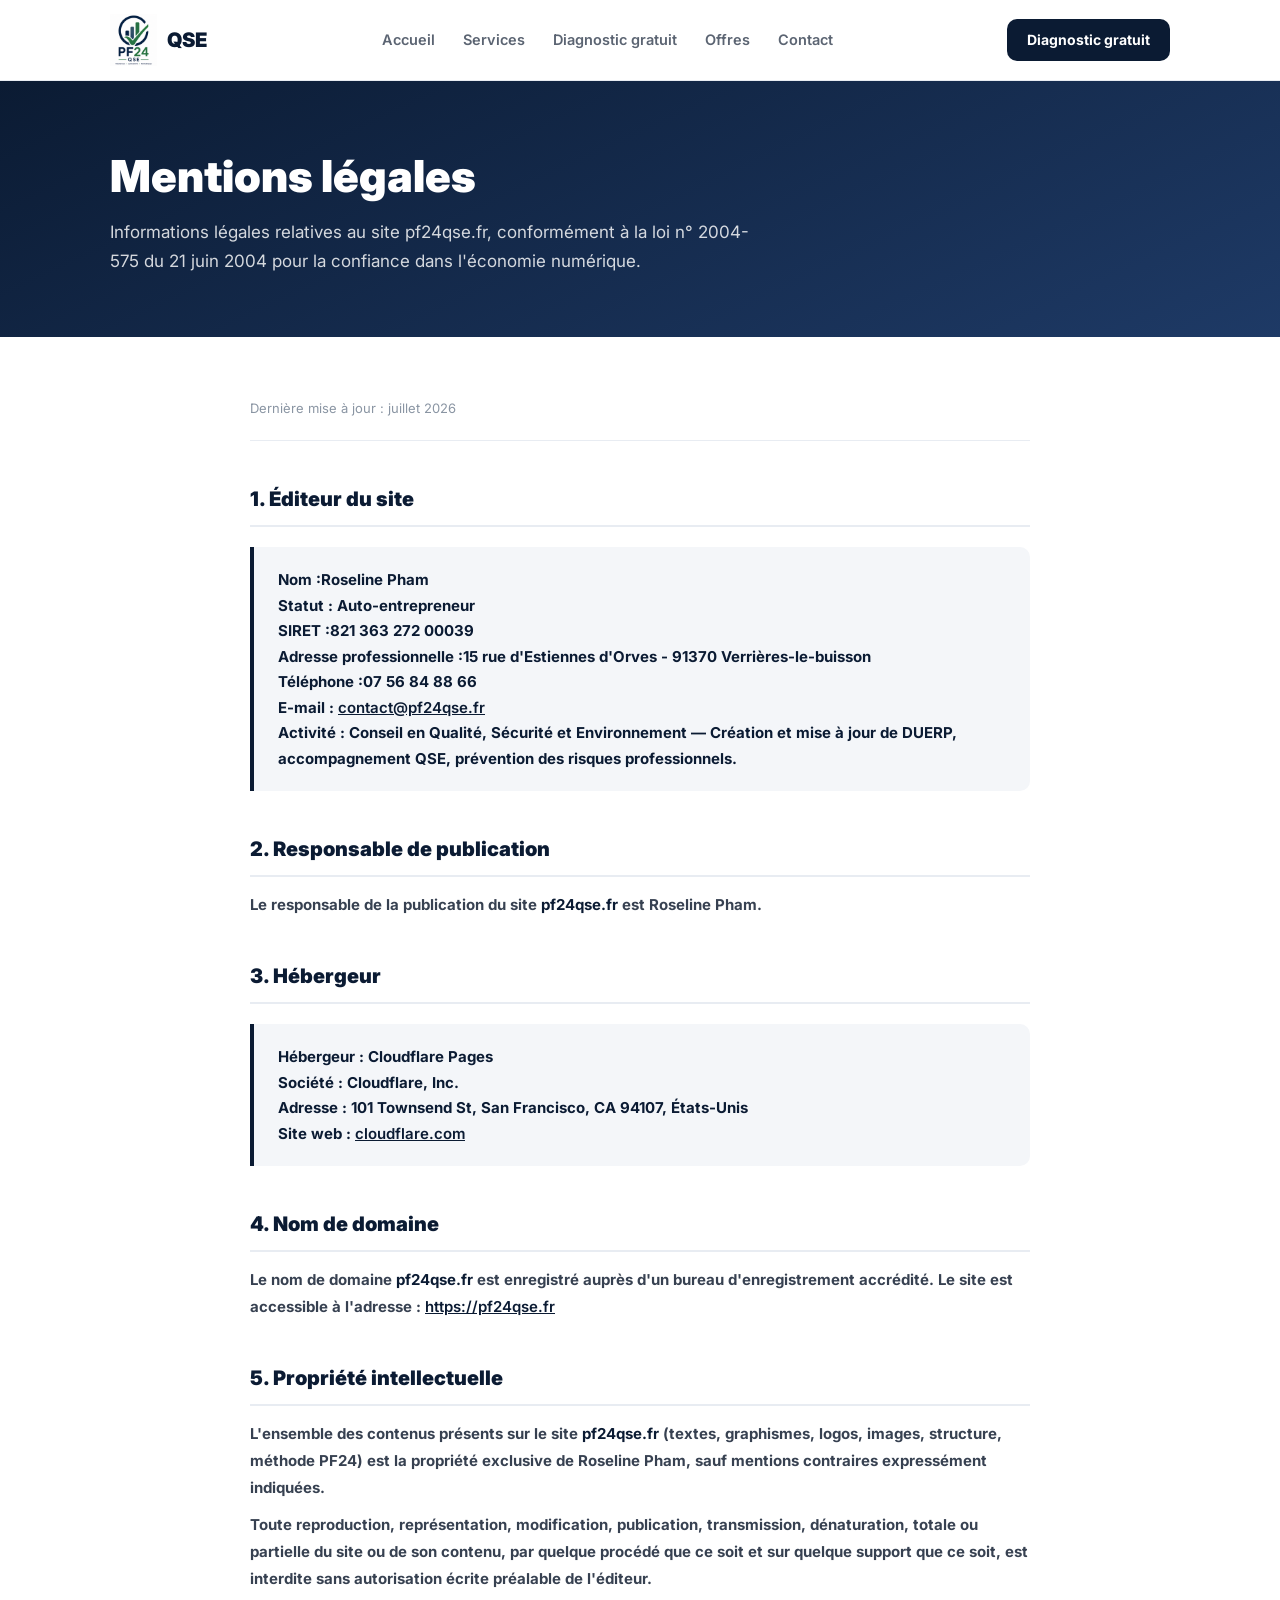
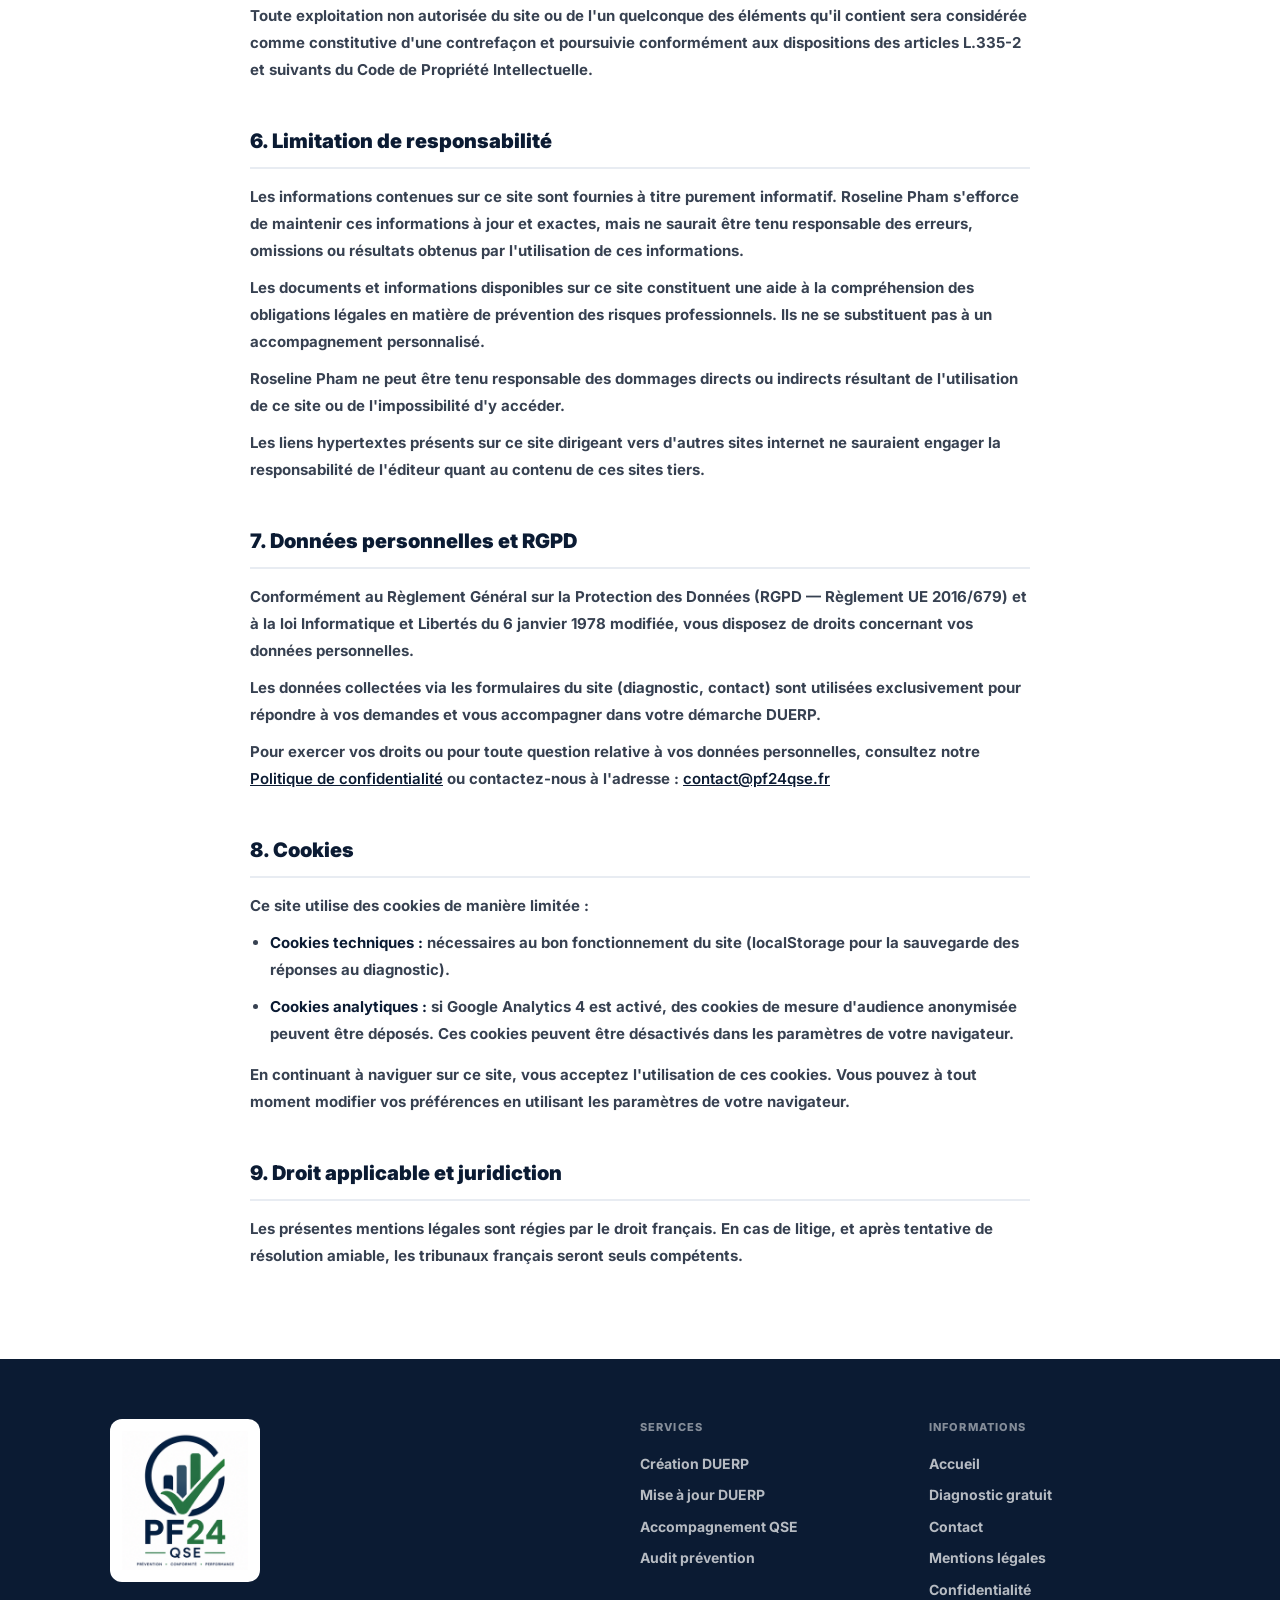
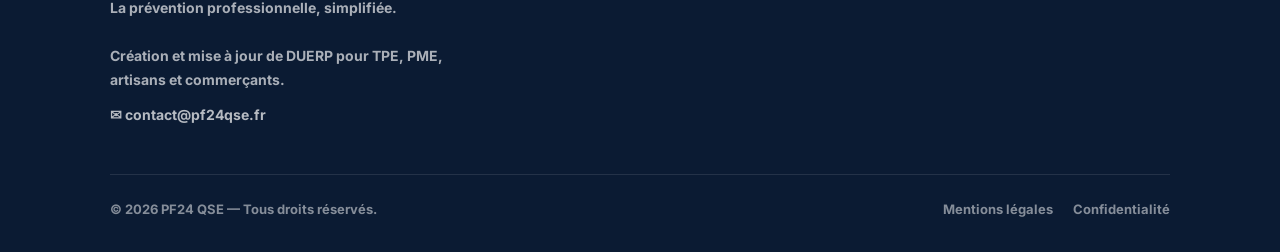
<file: mentions-legales.html>
<!DOCTYPE html>
<html lang="fr">
<head>
  <meta charset="UTF-8">
  <meta name="viewport" content="width=device-width, initial-scale=1.0">
  <title>Mentions légales — PF24 QSE</title>
<link rel="icon" type="image/png" href="favicon.png">
<link rel="apple-touch-icon" href="pf24-icon.png">
  <meta name="description" content="Mentions légales du site PF24 QSE, service de création et mise à jour de DUERP pour TPE, PME et artisans.">
  <meta name="robots" content="noindex, follow">
  <link rel="canonical" href="https://pf24qse.fr/mentions-legales.html">

  <!-- REMPLACER_ICI_PAR_CODE_GOOGLE_SEARCH_CONSOLE -->
  <!-- <meta name="google-site-verification" content="VOTRE_CODE_ICI"> -->

  <!-- REMPLACER_ICI_PAR_ID_GA4 -->
  <!--
  <script async src="https://www.googletagmanager.com/gtag/js?id=G-XXXXXXXXXX"></script>
  <script>
    window.dataLayer = window.dataLayer || [];
    function gtag(){dataLayer.push(arguments);}
    gtag('js', new Date());
    gtag('config', 'G-XXXXXXXXXX');
  </script>
  -->

  <link rel="preconnect" href="https://fonts.googleapis.com">
  <link rel="preconnect" href="https://fonts.gstatic.com" crossorigin>
  <link href="https://fonts.googleapis.com/css2?family=Inter:wght@400;500;600;700;800;900&display=swap" rel="stylesheet">
  <link rel="stylesheet" href="style.css">
<style>
  .legal-content { padding: 60px 0 80px; }
  .legal-content .container { max-width: 820px; }
  .last-update { font-size: 13px; color: var(--grey-m); margin-bottom: 36px; }
  .info-box { background: var(--grey-bg); border-left: 4px solid var(--navy); border-radius: 0 10px 10px 0; padding: 20px 24px; margin: 20px 0; font-size: 15px; line-height: 1.7; }
  .placeholder-field { background: #FFF3CD; border: 1.5px dashed #F59E0B; border-radius: 8px; padding: 4px 12px; display: inline-block; font-weight: 700; color: #92400E; font-size: 14px; }

/* ===== SYSTÈME LOGO PF24 (jamais rogné, jamais déformé) ===== */
.logo-img{display:block;max-width:100%;height:auto;object-fit:contain;}
.brand-logo-full{display:block;max-width:170px;max-height:52px;height:auto;object-fit:contain;}
.brand-logo-icon{display:none;width:64px;height:64px;object-fit:contain;flex-shrink:0;}
@media (max-width:480px){
  .brand-logo-full{display:none;}
}


/* ===== HEADER MOBILE COMPACT (72-80px) ===== */
@media (max-width:900px){
  .nav{padding:0 !important;}
  .nav-inner{min-height:74px;max-height:80px;padding:8px 24px;}
  .nav-logo{gap:0;}
  .brand-logo-icon{display:block;width:56px;height:56px;object-fit:contain;flex-shrink:0;}
  .brand-logo-full{display:none;}
  .nav-hamburger{display:flex;flex-direction:column;justify-content:center;align-items:center;width:32px;height:32px;padding:0;flex-shrink:0;}
  .nav-hamburger span{width:24px;height:2px;margin:3px 0;}
}
@media (max-width:480px){
  .nav-inner{padding-left:20px;padding-right:20px;}
}

/* ===== Logo mobile + baseline ===== */
.brand-mobile{display:none;align-items:center;gap:10px;}
.brand-baseline{display:flex;flex-direction:column;line-height:1.1;}
.brand-baseline b{font-size:17px;font-weight:900;color:var(--navy,#0B1B33);letter-spacing:.3px;}
.brand-baseline em{font-size:8.5px;font-style:normal;font-weight:700;color:var(--green,#1E9E63);letter-spacing:.4px;margin-top:2px;}
@media (max-width:900px){
  .nav-inner{min-height:78px;max-height:84px;}
  .brand-logo-icon{display:block;width:64px;height:64px;}
  .brand-mobile{display:flex;}
}
@media (max-width:380px){
  .brand-baseline b{font-size:15px;}
  .brand-baseline em{font-size:7.5px;}
  .brand-logo-icon{width:56px;height:56px;}
}
</style>
</head>
<body>

<!-- NAVIGATION -->
<nav class="nav">
  <div class="nav-inner">
    <a href="index.html" class="nav-logo">
      <img src="pf24-full.png" alt="PF24 QSE" class="brand-logo-full logo-img"><span class="brand-mobile"><img src="pf24-icon.png" alt="PF24 QSE" class="brand-logo-icon logo-img"><span class="brand-baseline"><b>PF24 QSE</b><em>PRÉVENTION · CONFORMITÉ · PERFORMANCE</em></span></span> QSE
    </a>
    <div class="nav-links">
      <a href="index.html">Accueil</a>
      <a href="services.html">Services</a>
      <a href="index.html#diagnostic">Diagnostic gratuit</a>
      <a href="index.html#offres">Offres</a>
      <a href="index.html#contact">Contact</a>
    </div>
    <div class="nav-cta">
      <a href="index.html#diagnostic" class="btn btn-primary" style="padding:10px 20px;font-size:14px;">Diagnostic gratuit</a>
    </div>
    <button class="nav-hamburger" id="hamburger" aria-label="Menu">
      <span></span><span></span><span></span>
    </button>
  </div>
  <div id="mobile-menu" style="display:none;background:#fff;padding:16px 20px;border-top:1px solid #E8ECF2;">
    <a href="index.html" style="display:block;padding:12px 0;font-weight:600;border-bottom:1px solid #E8ECF2;">Accueil</a>
    <a href="services.html" style="display:block;padding:12px 0;font-weight:600;border-bottom:1px solid #E8ECF2;">Services</a>
    <a href="index.html#diagnostic" style="display:block;padding:12px 0;font-weight:600;border-bottom:1px solid #E8ECF2;">Diagnostic gratuit</a>
    <a href="index.html#contact" style="display:block;padding:12px 0;font-weight:600;border-bottom:1px solid #E8ECF2;">Contact</a>
    <a href="politique-confidentialite.html" style="display:block;padding:12px 0;font-weight:600;">Confidentialité</a>
  </div>
</nav>

<!-- HERO PAGE -->
<section class="page-hero">
  <div class="container">
    <h1>Mentions légales</h1>
    <p>Informations légales relatives au site pf24qse.fr, conformément à la loi n° 2004-575 du 21 juin 2004 pour la confiance dans l'économie numérique.</p>
  </div>
</section>

<!-- CONTENU LÉGAL -->
<div class="legal-content">
  <div class="container">
    <p class="last-update">Dernière mise à jour : juillet 2026</p>

    <!-- ======================================================
         ÉDITEUR DU SITE
         ====================================================== -->
    <h2>1. Éditeur du site</h2>
    <div class="info-box">
      <strong>Nom :Roseline Pham<br>
      <strong>Statut :</strong> Auto-entrepreneur<br>
      <strong>SIRET :821 363 272 00039<br>
      <strong>Adresse professionnelle :15 rue d'Estiennes d'Orves - 91370 Verrières-le-buisson<br>
      <strong>Téléphone :07 56 84 88 66<br>
      <strong>E-mail :</strong> <a href="mailto:contact@pf24qse.fr">contact@pf24qse.fr</a><br>
      <strong>Activité :</strong> Conseil en Qualité, Sécurité et Environnement — Création et mise à jour de DUERP, accompagnement QSE, prévention des risques professionnels.
    </div>

    <h2>2. Responsable de publication</h2>
    <p>Le responsable de la publication du site <strong>pf24qse.fr</strong> est Roseline Pham.</p>

    <!-- ======================================================
         HÉBERGEUR
         ====================================================== -->
    <h2>3. Hébergeur</h2>
    <div class="info-box">
      <strong>Hébergeur :</strong> Cloudflare Pages<br>
      <strong>Société :</strong> Cloudflare, Inc.<br>
      <strong>Adresse :</strong> 101 Townsend St, San Francisco, CA 94107, États-Unis<br>
      <strong>Site web :</strong> <a href="https://www.cloudflare.com" target="_blank" rel="noopener">cloudflare.com</a>
    </div>

    <h2>4. Nom de domaine</h2>
    <p>Le nom de domaine <strong>pf24qse.fr</strong> est enregistré auprès d'un bureau d'enregistrement accrédité. Le site est accessible à l'adresse : <a href="https://pf24qse.fr">https://pf24qse.fr</a></p>

    <!-- ======================================================
         PROPRIÉTÉ INTELLECTUELLE
         ====================================================== -->
    <h2>5. Propriété intellectuelle</h2>
    <p>L'ensemble des contenus présents sur le site <strong>pf24qse.fr</strong> (textes, graphismes, logos, images, structure, méthode PF24) est la propriété exclusive de Roseline Pham, sauf mentions contraires expressément indiquées.</p>
    <p>Toute reproduction, représentation, modification, publication, transmission, dénaturation, totale ou partielle du site ou de son contenu, par quelque procédé que ce soit et sur quelque support que ce soit, est interdite sans autorisation écrite préalable de l'éditeur.</p>
    <p>Toute exploitation non autorisée du site ou de l'un quelconque des éléments qu'il contient sera considérée comme constitutive d'une contrefaçon et poursuivie conformément aux dispositions des articles L.335-2 et suivants du Code de Propriété Intellectuelle.</p>

    <!-- ======================================================
         LIMITATION DE RESPONSABILITÉ
         ====================================================== -->
    <h2>6. Limitation de responsabilité</h2>
    <p>Les informations contenues sur ce site sont fournies à titre purement informatif. Roseline Pham s'efforce de maintenir ces informations à jour et exactes, mais ne saurait être tenu responsable des erreurs, omissions ou résultats obtenus par l'utilisation de ces informations.</p>
    <p>Les documents et informations disponibles sur ce site constituent une aide à la compréhension des obligations légales en matière de prévention des risques professionnels. Ils ne se substituent pas à un accompagnement personnalisé.</p>
    <p>Roseline Pham ne peut être tenu responsable des dommages directs ou indirects résultant de l'utilisation de ce site ou de l'impossibilité d'y accéder.</p>
    <p>Les liens hypertextes présents sur ce site dirigeant vers d'autres sites internet ne sauraient engager la responsabilité de l'éditeur quant au contenu de ces sites tiers.</p>

    <!-- ======================================================
         DONNÉES PERSONNELLES
         ====================================================== -->
    <h2>7. Données personnelles et RGPD</h2>
    <p>Conformément au Règlement Général sur la Protection des Données (RGPD — Règlement UE 2016/679) et à la loi Informatique et Libertés du 6 janvier 1978 modifiée, vous disposez de droits concernant vos données personnelles.</p>
    <p>Les données collectées via les formulaires du site (diagnostic, contact) sont utilisées exclusivement pour répondre à vos demandes et vous accompagner dans votre démarche DUERP.</p>
    <p>Pour exercer vos droits ou pour toute question relative à vos données personnelles, consultez notre <a href="politique-confidentialite.html">Politique de confidentialité</a> ou contactez-nous à l'adresse : <a href="mailto:contact@pf24qse.fr">contact@pf24qse.fr</a></p>

    <!-- ======================================================
         COOKIES
         ====================================================== -->
    <h2>8. Cookies</h2>
    <p>Ce site utilise des cookies de manière limitée :</p>
    <ul>
      <li><strong>Cookies techniques :</strong> nécessaires au bon fonctionnement du site (localStorage pour la sauvegarde des réponses au diagnostic).</li>
      <li><strong>Cookies analytiques :</strong> si Google Analytics 4 est activé, des cookies de mesure d'audience anonymisée peuvent être déposés. Ces cookies peuvent être désactivés dans les paramètres de votre navigateur.</li>
    </ul>
    <p>En continuant à naviguer sur ce site, vous acceptez l'utilisation de ces cookies. Vous pouvez à tout moment modifier vos préférences en utilisant les paramètres de votre navigateur.</p>

    <!-- ======================================================
         DROIT APPLICABLE
         ====================================================== -->
    <h2>9. Droit applicable et juridiction</h2>
    <p>Les présentes mentions légales sont régies par le droit français. En cas de litige, et après tentative de résolution amiable, les tribunaux français seront seuls compétents.</p>

  </div>
</div>

<!-- FOOTER -->
<footer class="footer">
  <div class="container">
    <div class="footer-grid">
      <div>
        <div class="footer-logo">
          <img src="pf24-full.png" alt="PF24 QSE" class="logo-img" style="max-width:150px;height:auto;background:#fff;border-radius:12px;padding:12px;">
        </div>
        <p class="footer-desc">La prévention professionnelle, simplifiée.<br><br>Création et mise à jour de DUERP pour TPE, PME, artisans et commerçants.</p>
        <a href="mailto:contact@pf24qse.fr" style="color:rgba(255,255,255,.7);font-size:14px;margin-top:12px;display:block;">✉ contact@pf24qse.fr</a>
      </div>
      <div class="footer-col">
        <h4>Services</h4>
        <a href="services.html">Création DUERP</a>
        <a href="services.html">Mise à jour DUERP</a>
        <a href="services.html">Accompagnement QSE</a>
        <a href="services.html">Audit prévention</a>
      </div>
      <div class="footer-col">
        <h4>Informations</h4>
        <a href="index.html">Accueil</a>
        <a href="index.html#diagnostic">Diagnostic gratuit</a>
        <a href="index.html#contact">Contact</a>
        <a href="mentions-legales.html">Mentions légales</a>
        <a href="politique-confidentialite.html">Confidentialité</a>
      </div>
    </div>
    <div class="footer-bottom">
      <p>© 2026 PF24 QSE — Tous droits réservés.</p>
      <div class="footer-legal">
        <a href="mentions-legales.html">Mentions légales</a>
        <a href="politique-confidentialite.html">Confidentialité</a>
      </div>
    </div>
  </div>
</footer>

<script>
document.getElementById('hamburger').addEventListener('click', function(){
  var m = document.getElementById('mobile-menu');
  m.style.display = m.style.display === 'none' ? 'block' : 'none';
});
</script>
</body>
</html>
</file>
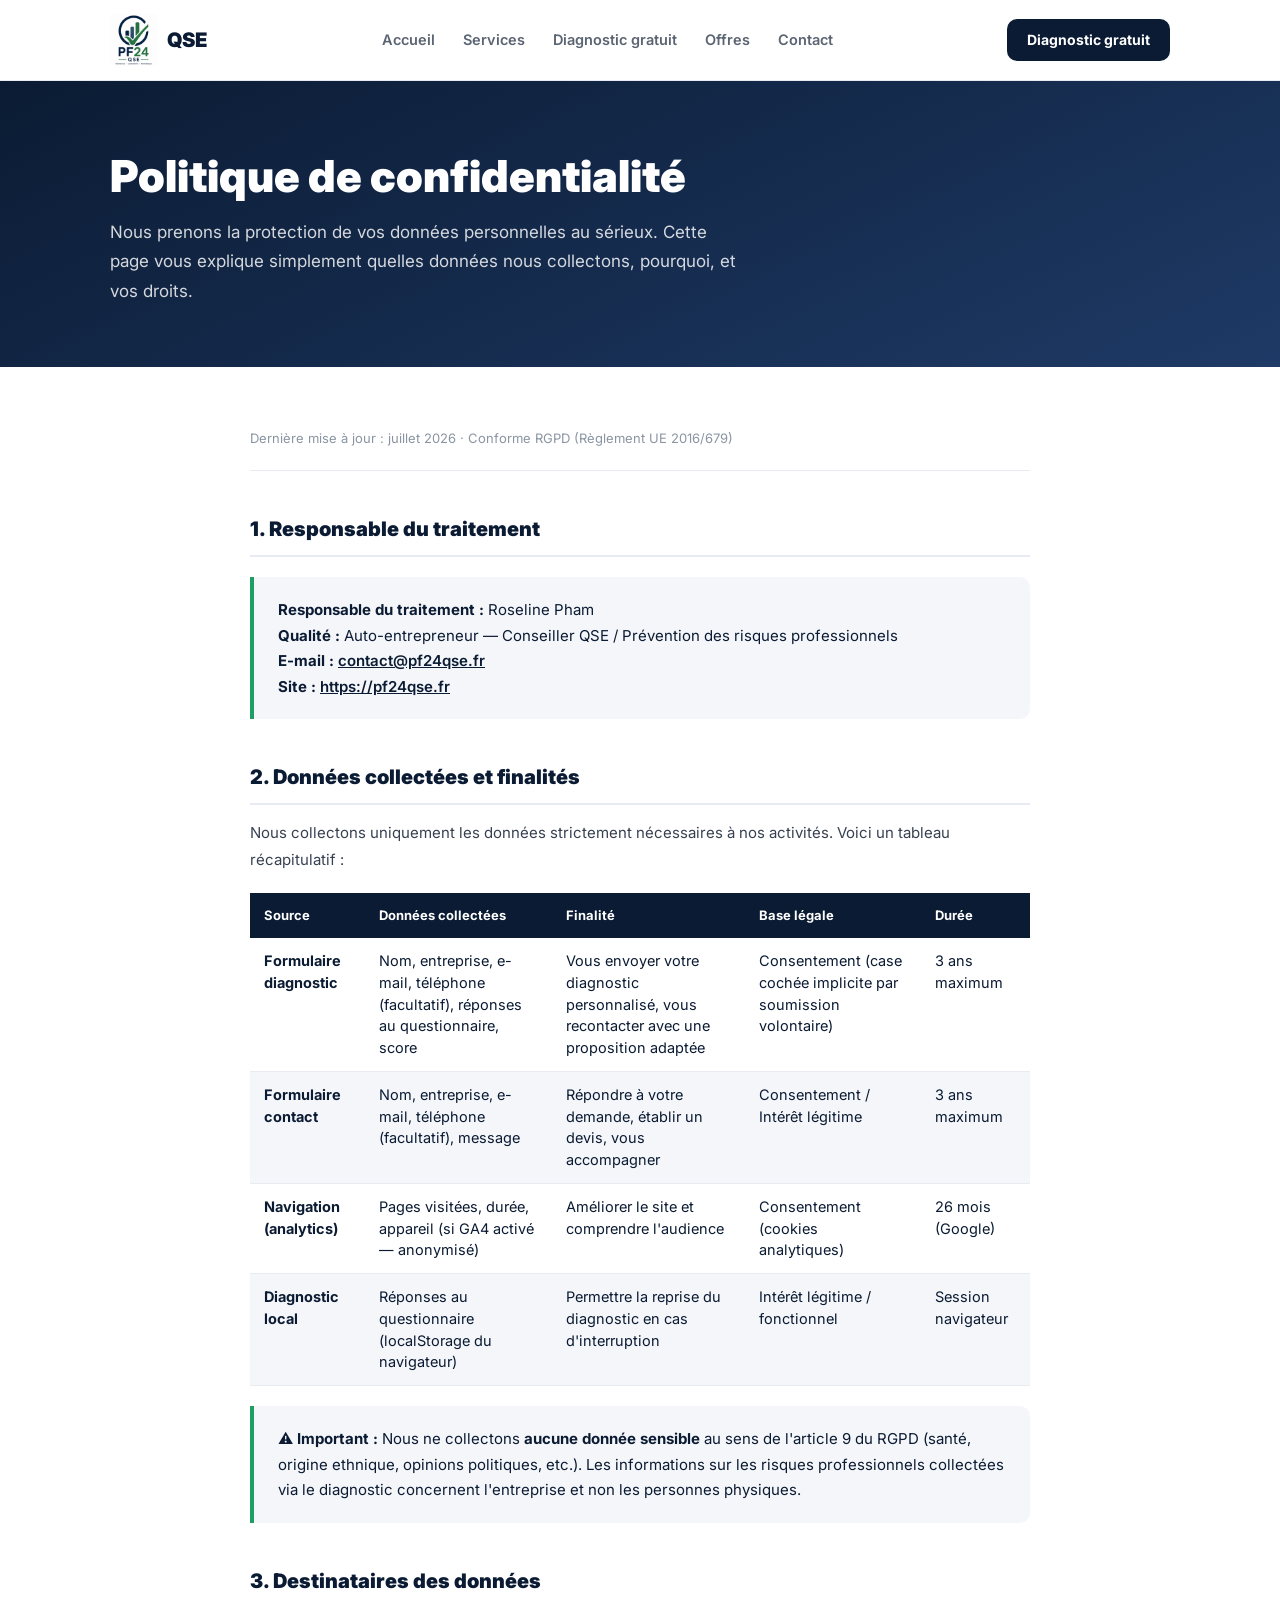
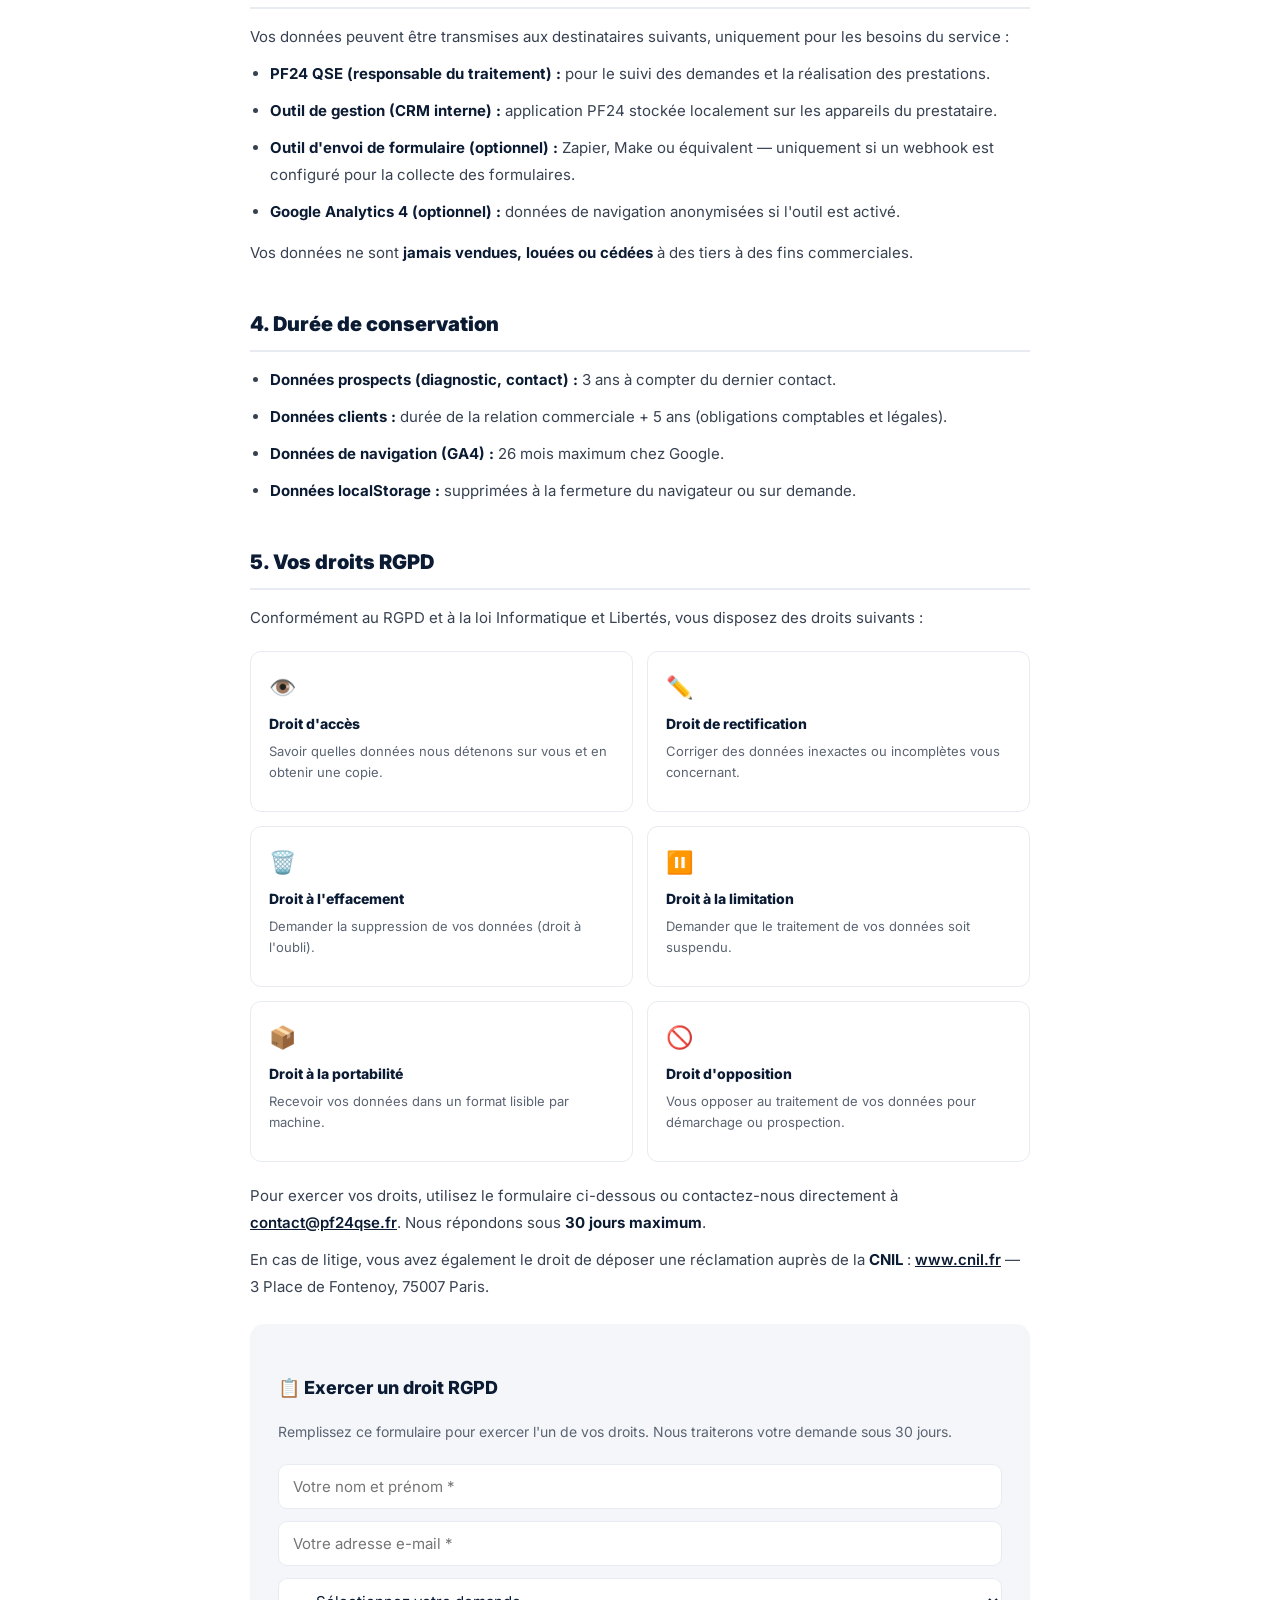
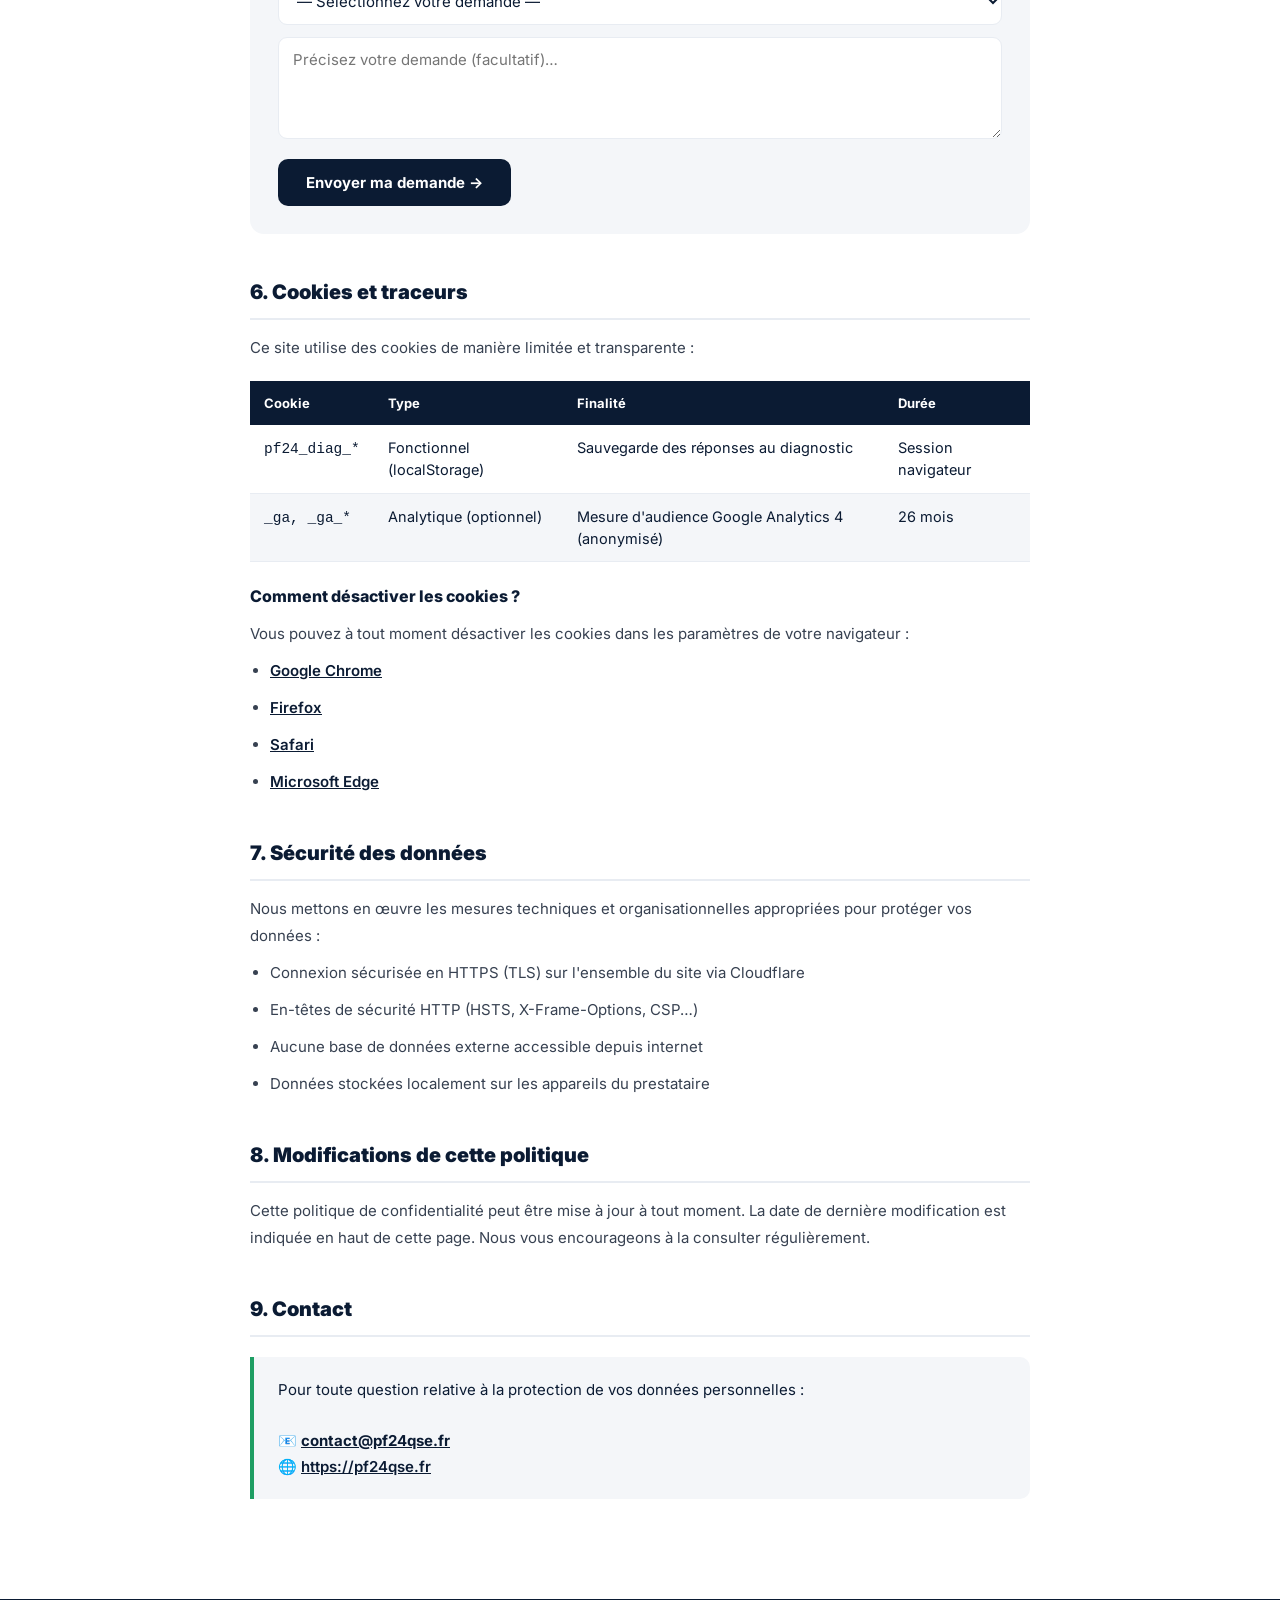
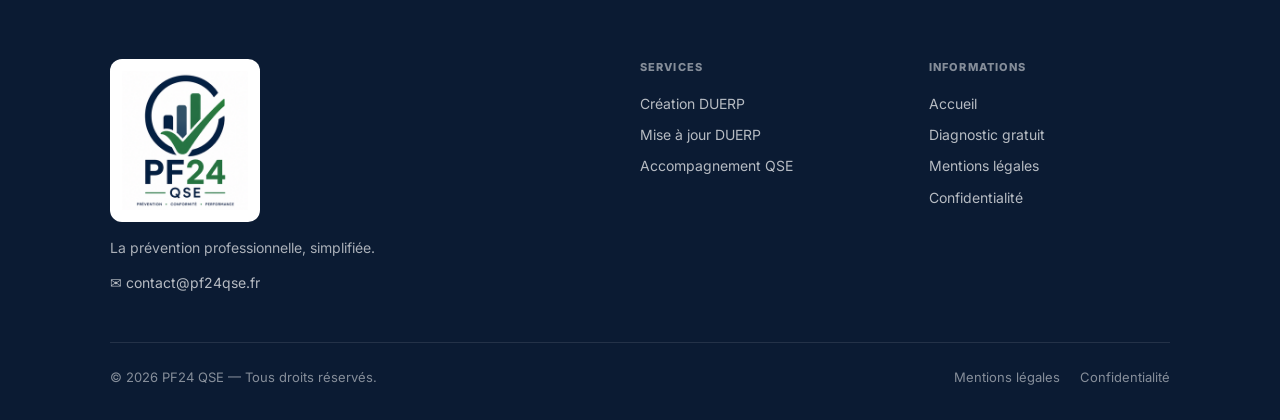
<file: politique-confidentialite.html>
<!DOCTYPE html>
<html lang="fr">
<head>
  <meta charset="UTF-8">
  <meta name="viewport" content="width=device-width, initial-scale=1.0">
  <title>Politique de confidentialité — PF24 QSE</title>
<link rel="icon" type="image/png" href="favicon.png">
<link rel="apple-touch-icon" href="pf24-icon.png">
  <meta name="description" content="Politique de confidentialité et protection des données personnelles (RGPD) du site PF24 QSE.">
  <meta name="robots" content="noindex, follow">
  <link rel="canonical" href="https://pf24qse.fr/politique-confidentialite.html">

  <!-- REMPLACER_ICI_PAR_CODE_GOOGLE_SEARCH_CONSOLE -->
  <!-- <meta name="google-site-verification" content="VOTRE_CODE_ICI"> -->

  <!-- REMPLACER_ICI_PAR_ID_GA4 -->
  <!--
  <script async src="https://www.googletagmanager.com/gtag/js?id=G-XXXXXXXXXX"></script>
  <script>
    window.dataLayer = window.dataLayer || [];
    function gtag(){dataLayer.push(arguments);}
    gtag('js', new Date());
    gtag('config', 'G-XXXXXXXXXX', { 'anonymize_ip': true });
  </script>
  -->

  <link rel="preconnect" href="https://fonts.googleapis.com">
  <link rel="preconnect" href="https://fonts.gstatic.com" crossorigin>
  <link href="https://fonts.googleapis.com/css2?family=Inter:wght@400;500;600;700;800;900&display=swap" rel="stylesheet">
  <link rel="stylesheet" href="style.css">
<style>
  .legal-content { padding: 60px 0 80px; }
  .legal-content .container { max-width: 820px; }
  .last-update { font-size: 13px; color: var(--grey-m); margin-bottom: 36px; }
  .info-box { background: var(--grey-bg); border-left: 4px solid var(--green); border-radius: 0 10px 10px 0; padding: 20px 24px; margin: 20px 0; font-size: 15px; line-height: 1.7; }
  .data-table { width: 100%; border-collapse: collapse; margin: 20px 0; font-size: 14.5px; }
  .data-table th { background: var(--navy); color: #fff; padding: 12px 14px; text-align: left; font-size: 13px; }
  .data-table td { padding: 12px 14px; border-bottom: 1px solid var(--grey-l); vertical-align: top; line-height: 1.5; }
  .data-table tr:nth-child(even) td { background: var(--grey-bg); }
  .rgpd-form { background: var(--grey-bg); border-radius: 14px; padding: 28px; margin: 24px 0; }
  .rgpd-form h3 { font-size: 18px; font-weight: 800; margin-bottom: 16px; }
  .rgpd-input { width: 100%; padding: 12px 14px; border: 1.5px solid var(--grey-l); border-radius: 9px; font-family: var(--font); font-size: 15px; color: var(--navy); background: #fff; outline: none; margin-bottom: 12px; transition: border-color .15s; }
  .rgpd-input:focus { border-color: var(--navy); }
  .rgpd-select { width: 100%; padding: 12px 14px; border: 1.5px solid var(--grey-l); border-radius: 9px; font-family: var(--font); font-size: 15px; color: var(--navy); background: #fff; margin-bottom: 12px; }
  .rights-grid { display: grid; grid-template-columns: 1fr 1fr; gap: 14px; margin: 20px 0; }
  .right-card { background: #fff; border: 1.5px solid var(--grey-l); border-radius: 11px; padding: 18px; }
  .right-card .ri { font-size: 22px; margin-bottom: 8px; }
  .right-card h4 { font-size: 14px; font-weight: 800; margin-bottom: 6px; }
  .right-card p { font-size: 13px; color: var(--grey-t); line-height: 1.6; }
  @media(max-width:600px){ .rights-grid { grid-template-columns: 1fr; } }

/* ===== SYSTÈME LOGO PF24 (jamais rogné, jamais déformé) ===== */
.logo-img{display:block;max-width:100%;height:auto;object-fit:contain;}
.brand-logo-full{display:block;max-width:170px;max-height:52px;height:auto;object-fit:contain;}
.brand-logo-icon{display:none;width:64px;height:64px;object-fit:contain;flex-shrink:0;}
@media (max-width:480px){
  .brand-logo-full{display:none;}
}


/* ===== HEADER MOBILE COMPACT (72-80px) ===== */
@media (max-width:900px){
  .nav{padding:0 !important;}
  .nav-inner{min-height:74px;max-height:80px;padding:8px 24px;}
  .nav-logo{gap:0;}
  .brand-logo-icon{display:block;width:56px;height:56px;object-fit:contain;flex-shrink:0;}
  .brand-logo-full{display:none;}
  .nav-hamburger{display:flex;flex-direction:column;justify-content:center;align-items:center;width:32px;height:32px;padding:0;flex-shrink:0;}
  .nav-hamburger span{width:24px;height:2px;margin:3px 0;}
}
@media (max-width:480px){
  .nav-inner{padding-left:20px;padding-right:20px;}
}

/* ===== Logo mobile + baseline ===== */
.brand-mobile{display:none;align-items:center;gap:10px;}
.brand-baseline{display:flex;flex-direction:column;line-height:1.1;}
.brand-baseline b{font-size:17px;font-weight:900;color:var(--navy,#0B1B33);letter-spacing:.3px;}
.brand-baseline em{font-size:8.5px;font-style:normal;font-weight:700;color:var(--green,#1E9E63);letter-spacing:.4px;margin-top:2px;}
@media (max-width:900px){
  .nav-inner{min-height:78px;max-height:84px;}
  .brand-logo-icon{display:block;width:64px;height:64px;}
  .brand-mobile{display:flex;}
}
@media (max-width:380px){
  .brand-baseline b{font-size:15px;}
  .brand-baseline em{font-size:7.5px;}
  .brand-logo-icon{width:56px;height:56px;}
}
</style>
</head>
<body>

<!-- NAVIGATION -->
<nav class="nav">
  <div class="nav-inner">
    <a href="index.html" class="nav-logo">
      <img src="pf24-full.png" alt="PF24 QSE" class="brand-logo-full logo-img"><span class="brand-mobile"><img src="pf24-icon.png" alt="PF24 QSE" class="brand-logo-icon logo-img"><span class="brand-baseline"><b>PF24 QSE</b><em>PRÉVENTION · CONFORMITÉ · PERFORMANCE</em></span></span> QSE
    </a>
    <div class="nav-links">
      <a href="index.html">Accueil</a>
      <a href="services.html">Services</a>
      <a href="index.html#diagnostic">Diagnostic gratuit</a>
      <a href="index.html#offres">Offres</a>
      <a href="index.html#contact">Contact</a>
    </div>
    <div class="nav-cta">
      <a href="index.html#diagnostic" class="btn btn-primary" style="padding:10px 20px;font-size:14px;">Diagnostic gratuit</a>
    </div>
    <button class="nav-hamburger" id="hamburger" aria-label="Menu">
      <span></span><span></span><span></span>
    </button>
  </div>
  <div id="mobile-menu" style="display:none;background:#fff;padding:16px 20px;border-top:1px solid #E8ECF2;">
    <a href="index.html" style="display:block;padding:12px 0;font-weight:600;border-bottom:1px solid #E8ECF2;">Accueil</a>
    <a href="services.html" style="display:block;padding:12px 0;font-weight:600;border-bottom:1px solid #E8ECF2;">Services</a>
    <a href="index.html#diagnostic" style="display:block;padding:12px 0;font-weight:600;border-bottom:1px solid #E8ECF2;">Diagnostic gratuit</a>
    <a href="index.html#contact" style="display:block;padding:12px 0;font-weight:600;border-bottom:1px solid #E8ECF2;">Contact</a>
    <a href="mentions-legales.html" style="display:block;padding:12px 0;font-weight:600;">Mentions légales</a>
  </div>
</nav>

<!-- HERO PAGE -->
<section class="page-hero">
  <div class="container">
    <h1>Politique de confidentialité</h1>
    <p>Nous prenons la protection de vos données personnelles au sérieux. Cette page vous explique simplement quelles données nous collectons, pourquoi, et vos droits.</p>
  </div>
</section>

<!-- CONTENU -->
<div class="legal-content">
  <div class="container">
    <p class="last-update">Dernière mise à jour : juillet 2026 · Conforme RGPD (Règlement UE 2016/679)</p>

    <!-- ======================================================
         RESPONSABLE DU TRAITEMENT
         ====================================================== -->
    <h2>1. Responsable du traitement</h2>
    <div class="info-box">
      <strong>Responsable du traitement :</strong> Roseline Pham<br>
      <strong>Qualité :</strong> Auto-entrepreneur — Conseiller QSE / Prévention des risques professionnels<br>
      <strong>E-mail :</strong> <a href="mailto:contact@pf24qse.fr">contact@pf24qse.fr</a><br>
      <strong>Site :</strong> <a href="https://pf24qse.fr">https://pf24qse.fr</a>
    </div>

    <!-- ======================================================
         DONNÉES COLLECTÉES
         ====================================================== -->
    <h2>2. Données collectées et finalités</h2>
    <p>Nous collectons uniquement les données strictement nécessaires à nos activités. Voici un tableau récapitulatif :</p>

    <table class="data-table">
      <thead>
        <tr>
          <th>Source</th>
          <th>Données collectées</th>
          <th>Finalité</th>
          <th>Base légale</th>
          <th>Durée</th>
        </tr>
      </thead>
      <tbody>
        <tr>
          <td><strong>Formulaire diagnostic</strong></td>
          <td>Nom, entreprise, e-mail, téléphone (facultatif), réponses au questionnaire, score</td>
          <td>Vous envoyer votre diagnostic personnalisé, vous recontacter avec une proposition adaptée</td>
          <td>Consentement (case cochée implicite par soumission volontaire)</td>
          <td>3 ans maximum</td>
        </tr>
        <tr>
          <td><strong>Formulaire contact</strong></td>
          <td>Nom, entreprise, e-mail, téléphone (facultatif), message</td>
          <td>Répondre à votre demande, établir un devis, vous accompagner</td>
          <td>Consentement / Intérêt légitime</td>
          <td>3 ans maximum</td>
        </tr>
        <tr>
          <td><strong>Navigation (analytics)</strong></td>
          <td>Pages visitées, durée, appareil (si GA4 activé — anonymisé)</td>
          <td>Améliorer le site et comprendre l'audience</td>
          <td>Consentement (cookies analytiques)</td>
          <td>26 mois (Google)</td>
        </tr>
        <tr>
          <td><strong>Diagnostic local</strong></td>
          <td>Réponses au questionnaire (localStorage du navigateur)</td>
          <td>Permettre la reprise du diagnostic en cas d'interruption</td>
          <td>Intérêt légitime / fonctionnel</td>
          <td>Session navigateur</td>
        </tr>
      </tbody>
    </table>

    <div class="info-box">
      ⚠️ <strong>Important :</strong> Nous ne collectons <strong>aucune donnée sensible</strong> au sens de l'article 9 du RGPD (santé, origine ethnique, opinions politiques, etc.). Les informations sur les risques professionnels collectées via le diagnostic concernent l'entreprise et non les personnes physiques.
    </div>

    <!-- ======================================================
         DESTINATAIRES
         ====================================================== -->
    <h2>3. Destinataires des données</h2>
    <p>Vos données peuvent être transmises aux destinataires suivants, uniquement pour les besoins du service :</p>
    <ul>
      <li><strong>PF24 QSE (responsable du traitement) :</strong> pour le suivi des demandes et la réalisation des prestations.</li>
      <li><strong>Outil de gestion (CRM interne) :</strong> application PF24 stockée localement sur les appareils du prestataire.</li>
      <li><strong>Outil d'envoi de formulaire (optionnel) :</strong> Zapier, Make ou équivalent — uniquement si un webhook est configuré pour la collecte des formulaires.</li>
      <li><strong>Google Analytics 4 (optionnel) :</strong> données de navigation anonymisées si l'outil est activé.</li>
    </ul>
    <p>Vos données ne sont <strong>jamais vendues, louées ou cédées</strong> à des tiers à des fins commerciales.</p>

    <!-- ======================================================
         DURÉE DE CONSERVATION
         ====================================================== -->
    <h2>4. Durée de conservation</h2>
    <ul>
      <li><strong>Données prospects (diagnostic, contact) :</strong> 3 ans à compter du dernier contact.</li>
      <li><strong>Données clients :</strong> durée de la relation commerciale + 5 ans (obligations comptables et légales).</li>
      <li><strong>Données de navigation (GA4) :</strong> 26 mois maximum chez Google.</li>
      <li><strong>Données localStorage :</strong> supprimées à la fermeture du navigateur ou sur demande.</li>
    </ul>

    <!-- ======================================================
         VOS DROITS
         ====================================================== -->
    <h2>5. Vos droits RGPD</h2>
    <p>Conformément au RGPD et à la loi Informatique et Libertés, vous disposez des droits suivants :</p>
    <div class="rights-grid">
      <div class="right-card">
        <div class="ri">👁️</div>
        <h4>Droit d'accès</h4>
        <p>Savoir quelles données nous détenons sur vous et en obtenir une copie.</p>
      </div>
      <div class="right-card">
        <div class="ri">✏️</div>
        <h4>Droit de rectification</h4>
        <p>Corriger des données inexactes ou incomplètes vous concernant.</p>
      </div>
      <div class="right-card">
        <div class="ri">🗑️</div>
        <h4>Droit à l'effacement</h4>
        <p>Demander la suppression de vos données (droit à l'oubli).</p>
      </div>
      <div class="right-card">
        <div class="ri">⏸️</div>
        <h4>Droit à la limitation</h4>
        <p>Demander que le traitement de vos données soit suspendu.</p>
      </div>
      <div class="right-card">
        <div class="ri">📦</div>
        <h4>Droit à la portabilité</h4>
        <p>Recevoir vos données dans un format lisible par machine.</p>
      </div>
      <div class="right-card">
        <div class="ri">🚫</div>
        <h4>Droit d'opposition</h4>
        <p>Vous opposer au traitement de vos données pour démarchage ou prospection.</p>
      </div>
    </div>

    <p>Pour exercer vos droits, utilisez le formulaire ci-dessous ou contactez-nous directement à <a href="mailto:contact@pf24qse.fr">contact@pf24qse.fr</a>. Nous répondons sous <strong>30 jours maximum</strong>.</p>
    <p>En cas de litige, vous avez également le droit de déposer une réclamation auprès de la <strong>CNIL</strong> : <a href="https://www.cnil.fr" target="_blank" rel="noopener">www.cnil.fr</a> — 3 Place de Fontenoy, 75007 Paris.</p>

    <!-- ======================================================
         FORMULAIRE DEMANDE RGPD
         ====================================================== -->
    <div class="rgpd-form">
      <h3>📋 Exercer un droit RGPD</h3>
      <p style="font-size:14px;color:var(--grey-t);margin-bottom:20px;">Remplissez ce formulaire pour exercer l'un de vos droits. Nous traiterons votre demande sous 30 jours.</p>
      <form id="rgpd-form" onsubmit="submitRGPD(event)">
        <input class="rgpd-input" type="text" placeholder="Votre nom et prénom *" required>
        <input class="rgpd-input" type="email" placeholder="Votre adresse e-mail *" required>
        <select class="rgpd-select" required>
          <option value="">— Sélectionnez votre demande —</option>
          <option value="acces">Droit d'accès — voir mes données</option>
          <option value="rectification">Droit de rectification — corriger mes données</option>
          <option value="effacement">Droit à l'effacement — supprimer mes données</option>
          <option value="limitation">Droit à la limitation</option>
          <option value="portabilite">Droit à la portabilité</option>
          <option value="opposition">Droit d'opposition</option>
        </select>
        <textarea class="rgpd-input" rows="4" placeholder="Précisez votre demande (facultatif)…"></textarea>
        <button type="submit" class="btn btn-primary">Envoyer ma demande →</button>
      </form>
      <div id="rgpd-success" style="display:none;background:var(--green-l);border:1.5px solid var(--green);border-radius:10px;padding:16px;margin-top:14px;color:var(--green);font-weight:700;">
        ✅ Demande reçue. Nous vous répondrons sous 30 jours à l'adresse e-mail indiquée.
      </div>
    </div>

    <!-- ======================================================
         COOKIES
         ====================================================== -->
    <h2>6. Cookies et traceurs</h2>
    <p>Ce site utilise des cookies de manière limitée et transparente :</p>

    <table class="data-table">
      <thead>
        <tr><th>Cookie</th><th>Type</th><th>Finalité</th><th>Durée</th></tr>
      </thead>
      <tbody>
        <tr>
          <td><code>pf24_diag_*</code></td>
          <td>Fonctionnel (localStorage)</td>
          <td>Sauvegarde des réponses au diagnostic</td>
          <td>Session navigateur</td>
        </tr>
        <tr>
          <td><code>_ga, _ga_*</code></td>
          <td>Analytique (optionnel)</td>
          <td>Mesure d'audience Google Analytics 4 (anonymisé)</td>
          <td>26 mois</td>
        </tr>
      </tbody>
    </table>

    <h3>Comment désactiver les cookies ?</h3>
    <p>Vous pouvez à tout moment désactiver les cookies dans les paramètres de votre navigateur :</p>
    <ul>
      <li><a href="https://support.google.com/chrome/answer/95647" target="_blank" rel="noopener">Google Chrome</a></li>
      <li><a href="https://support.mozilla.org/fr/kb/protection-renforcee-contre-pistage-firefox" target="_blank" rel="noopener">Firefox</a></li>
      <li><a href="https://support.apple.com/fr-fr/guide/safari/sfri11471/mac" target="_blank" rel="noopener">Safari</a></li>
      <li><a href="https://support.microsoft.com/fr-fr/microsoft-edge/supprimer-les-cookies-dans-microsoft-edge-63947406-40ac-c3b8-57b9-2a946a29ae09" target="_blank" rel="noopener">Microsoft Edge</a></li>
    </ul>

    <!-- ======================================================
         SÉCURITÉ
         ====================================================== -->
    <h2>7. Sécurité des données</h2>
    <p>Nous mettons en œuvre les mesures techniques et organisationnelles appropriées pour protéger vos données :</p>
    <ul>
      <li>Connexion sécurisée en HTTPS (TLS) sur l'ensemble du site via Cloudflare</li>
      <li>En-têtes de sécurité HTTP (HSTS, X-Frame-Options, CSP…)</li>
      <li>Aucune base de données externe accessible depuis internet</li>
      <li>Données stockées localement sur les appareils du prestataire</li>
    </ul>

    <!-- ======================================================
         MODIFICATIONS
         ====================================================== -->
    <h2>8. Modifications de cette politique</h2>
    <p>Cette politique de confidentialité peut être mise à jour à tout moment. La date de dernière modification est indiquée en haut de cette page. Nous vous encourageons à la consulter régulièrement.</p>

    <!-- ======================================================
         CONTACT
         ====================================================== -->
    <h2>9. Contact</h2>
    <div class="info-box">
      Pour toute question relative à la protection de vos données personnelles :<br><br>
      📧 <a href="mailto:contact@pf24qse.fr"><strong>contact@pf24qse.fr</strong></a><br>
      🌐 <a href="https://pf24qse.fr">https://pf24qse.fr</a>
    </div>
  </div>
</div>

<!-- FOOTER -->
<footer class="footer">
  <div class="container">
    <div class="footer-grid">
      <div>
        <div class="footer-logo">
          <img src="pf24-full.png" alt="PF24 QSE" class="logo-img" style="max-width:150px;height:auto;background:#fff;border-radius:12px;padding:12px;">
        </div>
        <p class="footer-desc">La prévention professionnelle, simplifiée.</p>
        <a href="mailto:contact@pf24qse.fr" style="color:rgba(255,255,255,.7);font-size:14px;margin-top:12px;display:block;">✉ contact@pf24qse.fr</a>
      </div>
      <div class="footer-col">
        <h4>Services</h4>
        <a href="services.html">Création DUERP</a>
        <a href="services.html">Mise à jour DUERP</a>
        <a href="services.html">Accompagnement QSE</a>
      </div>
      <div class="footer-col">
        <h4>Informations</h4>
        <a href="index.html">Accueil</a>
        <a href="index.html#diagnostic">Diagnostic gratuit</a>
        <a href="mentions-legales.html">Mentions légales</a>
        <a href="politique-confidentialite.html">Confidentialité</a>
      </div>
    </div>
    <div class="footer-bottom">
      <p>© 2026 PF24 QSE — Tous droits réservés.</p>
      <div class="footer-legal">
        <a href="mentions-legales.html">Mentions légales</a>
        <a href="politique-confidentialite.html">Confidentialité</a>
      </div>
    </div>
  </div>
</footer>

<script>
document.getElementById('hamburger').addEventListener('click', function(){
  var m = document.getElementById('mobile-menu');
  m.style.display = m.style.display === 'none' ? 'block' : 'none';
});
function submitRGPD(e) {
  e.preventDefault();
  document.getElementById('rgpd-form').style.display = 'none';
  document.getElementById('rgpd-success').style.display = 'block';
  // TODO: connecter à un endpoint (Zapier, Make, Brevo) pour envoyer la demande par e-mail
}
</script>
</body>
</html>
</file>
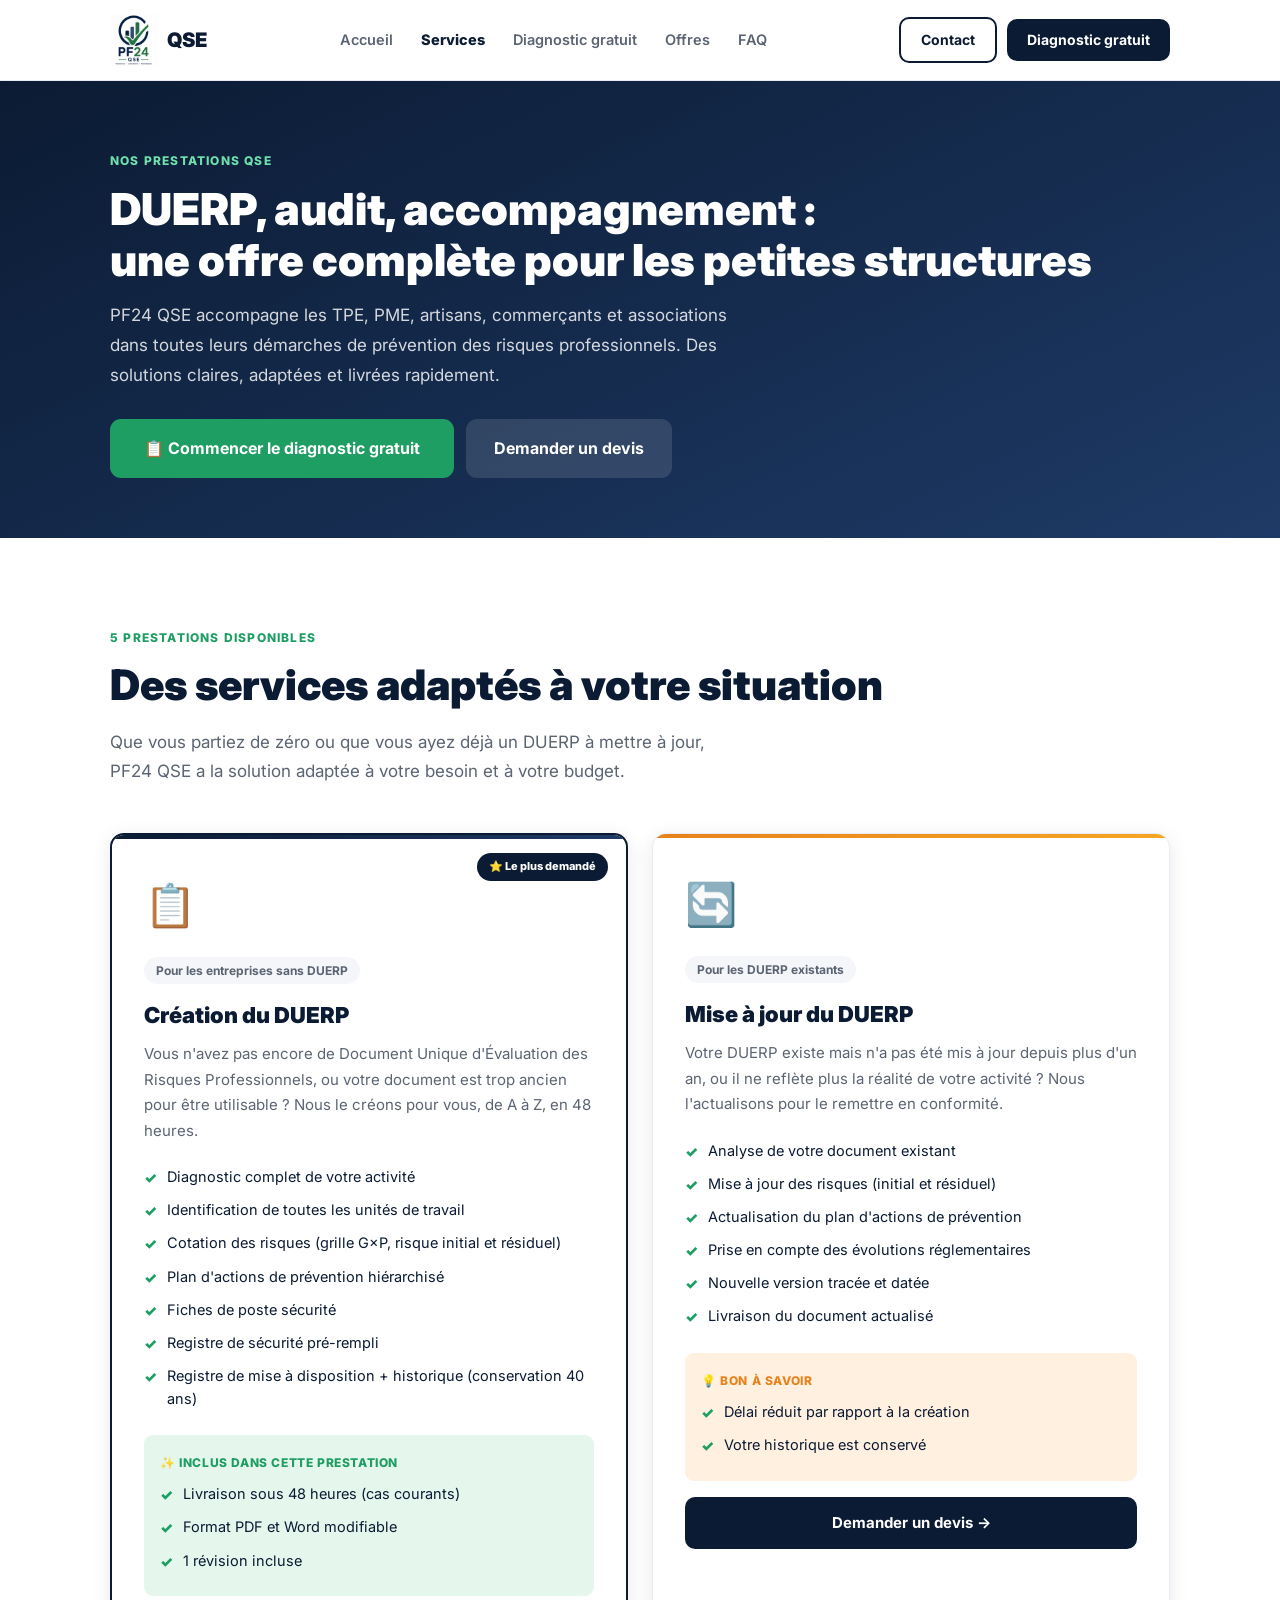
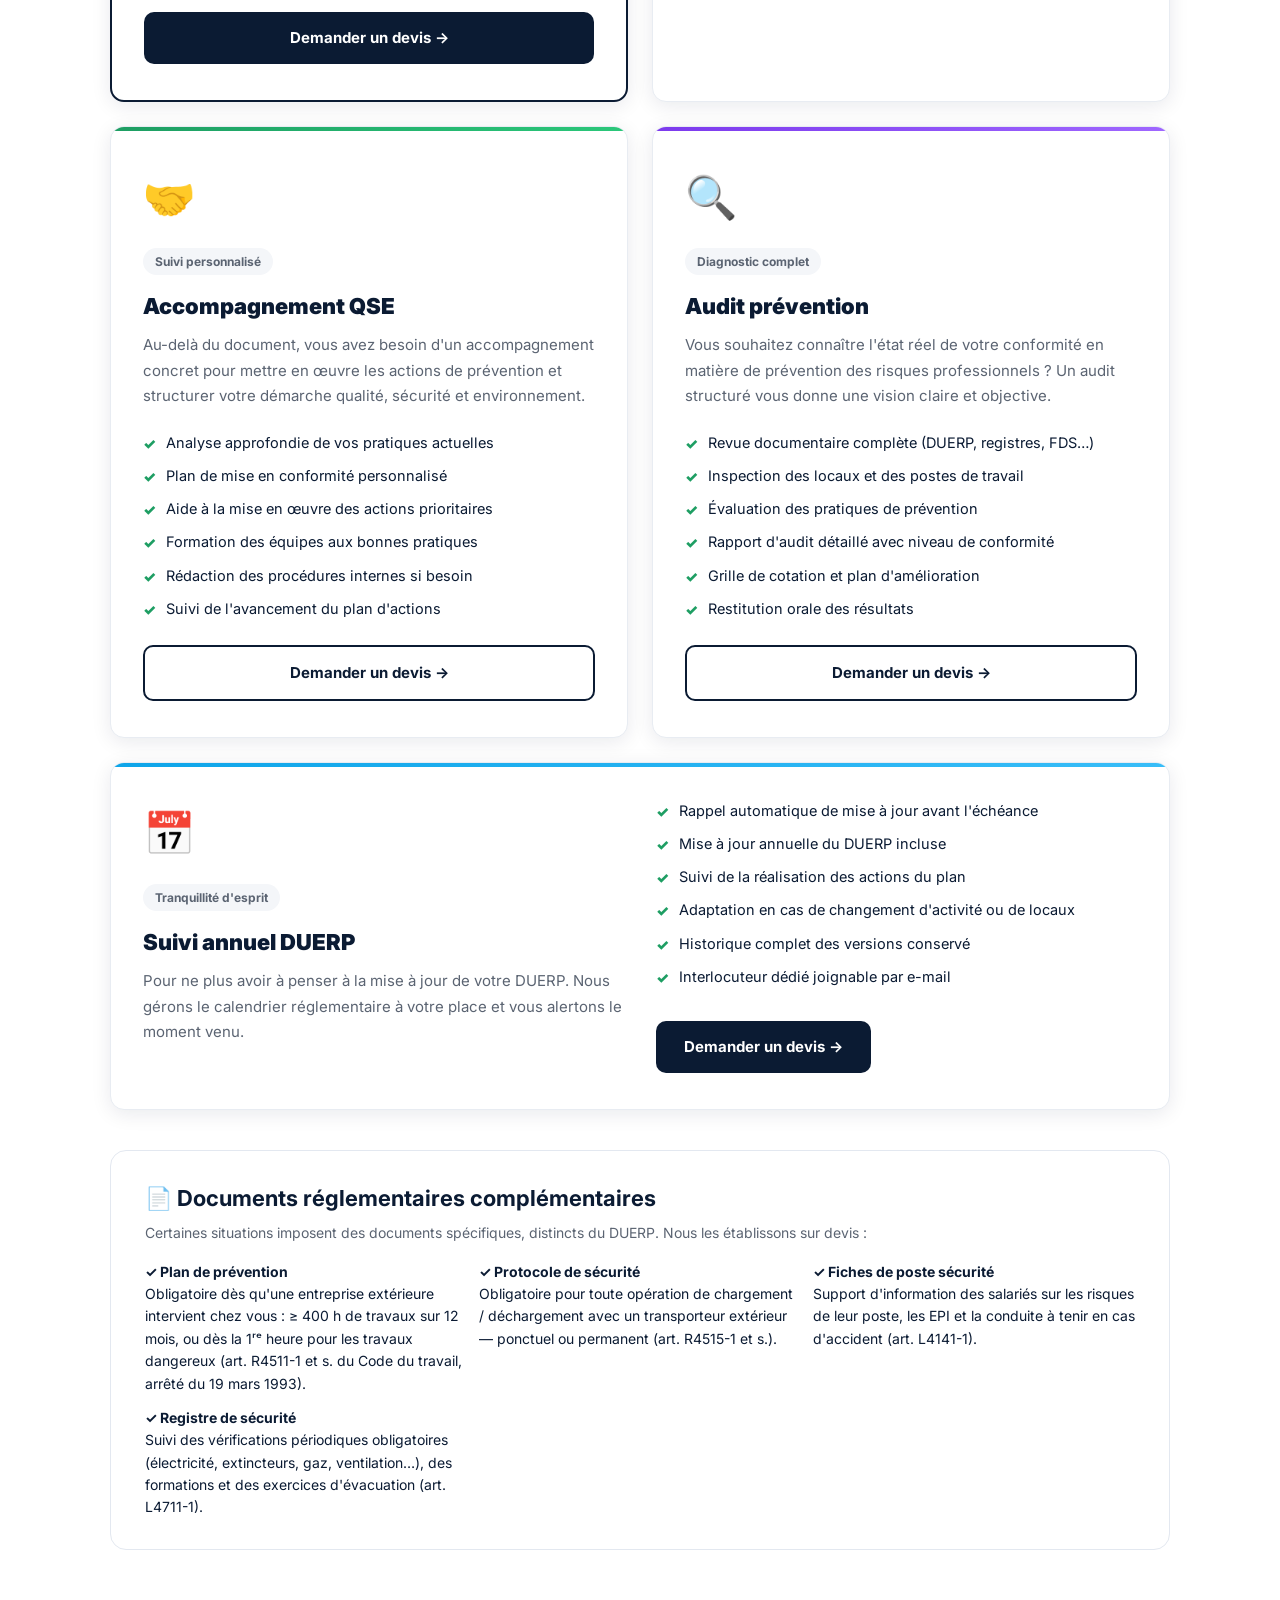
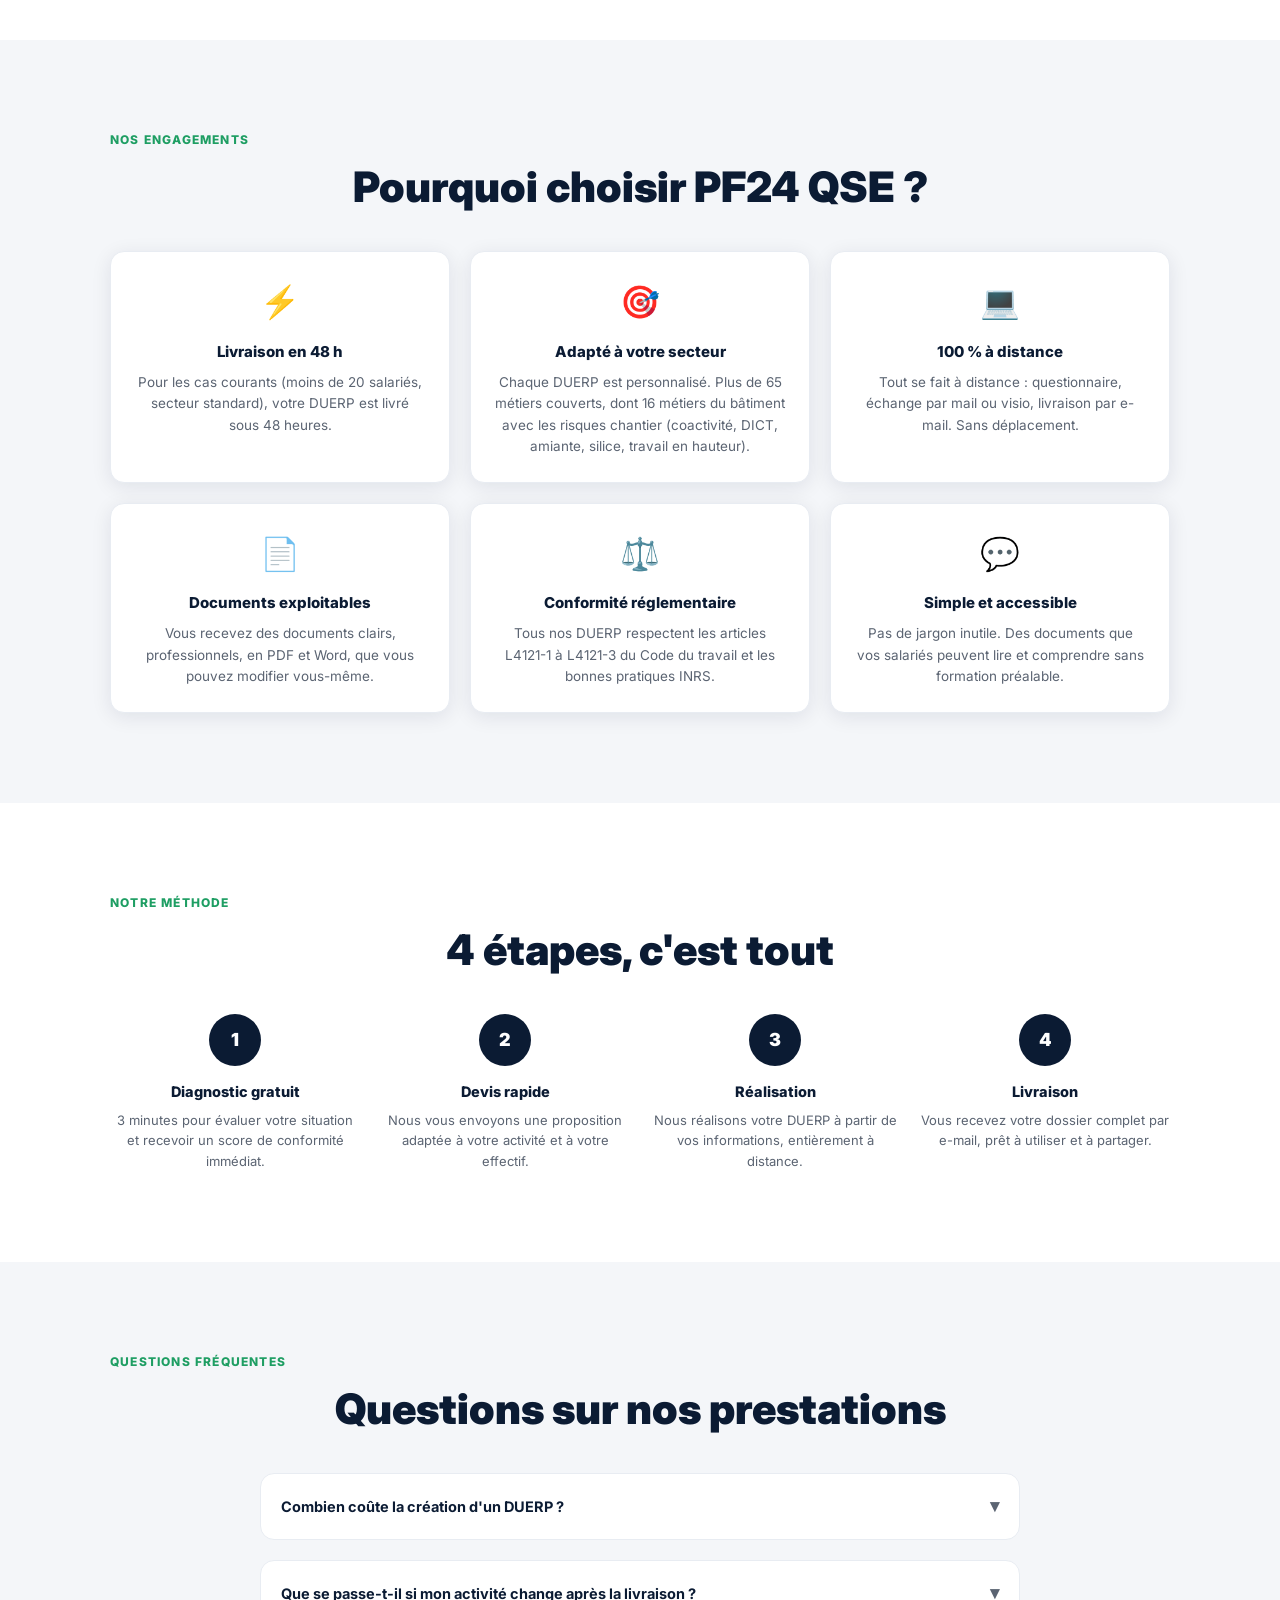
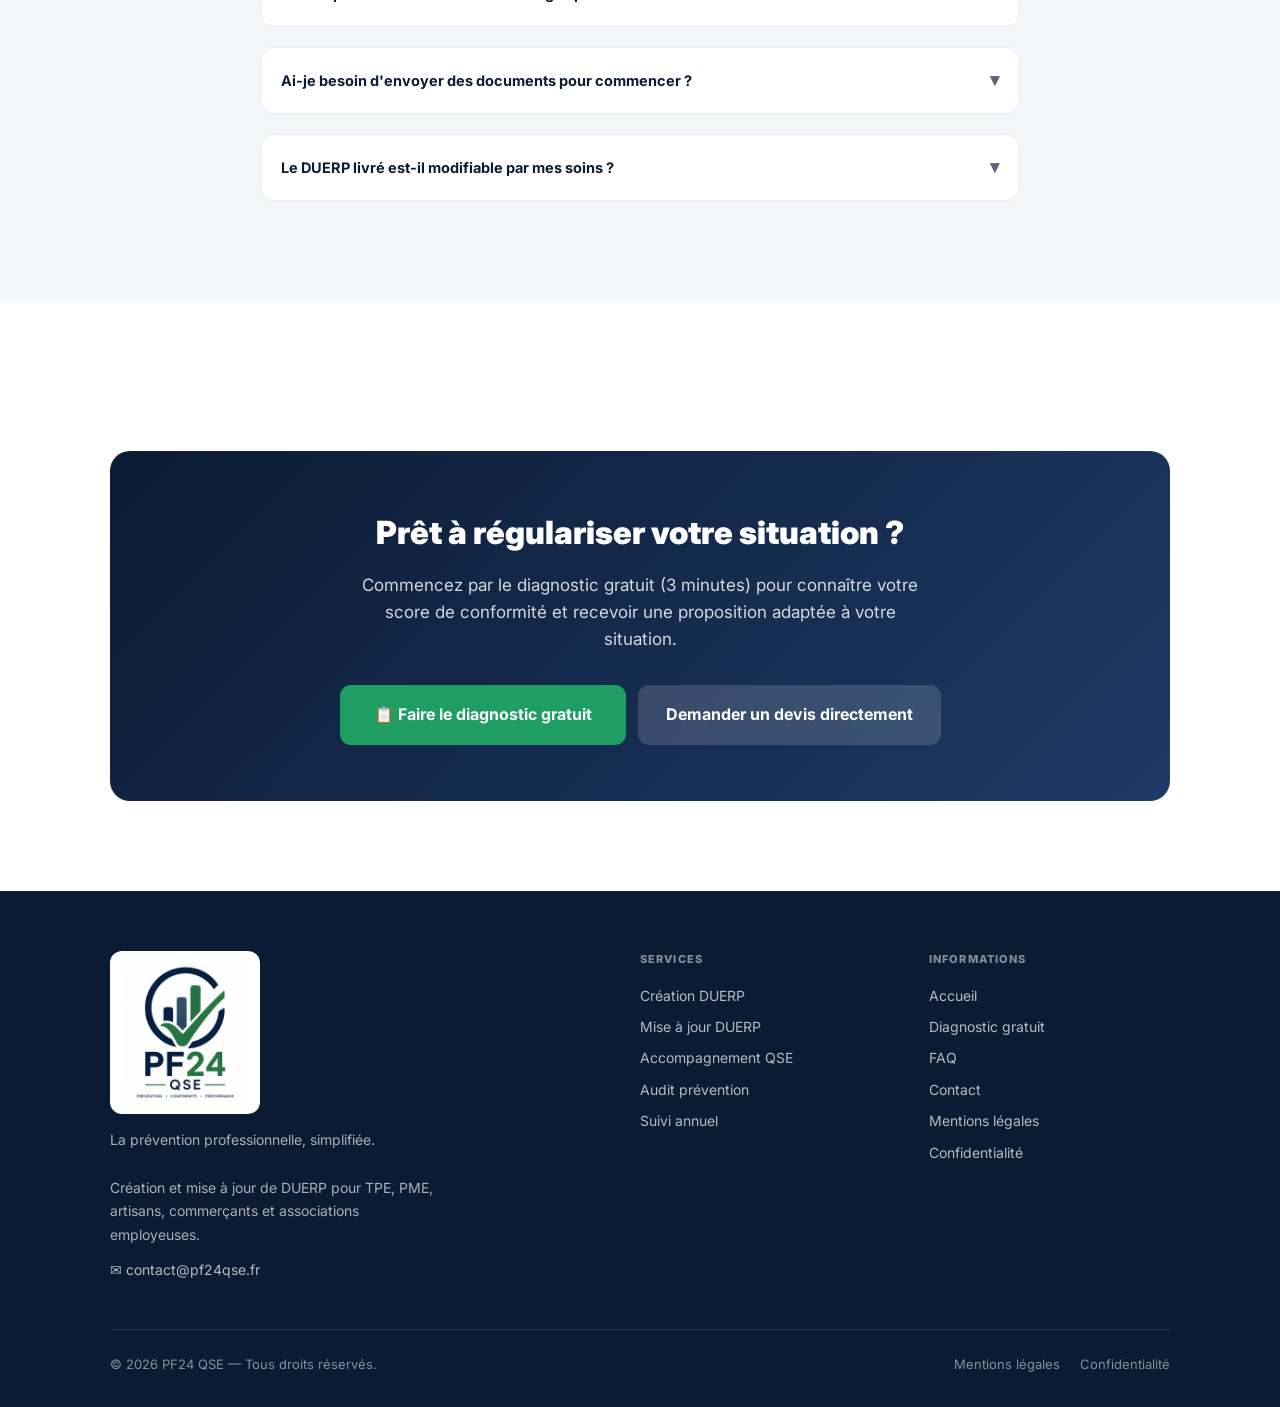
<file: services.html>
<!DOCTYPE html>
<html lang="fr">
<head>
  <meta charset="UTF-8">
  <meta name="viewport" content="width=device-width, initial-scale=1.0">
  <title>Nos services QSE — Création et mise à jour DUERP pour TPE et PME | PF24 QSE</title>
<link rel="icon" type="image/png" href="favicon.png">
<link rel="apple-touch-icon" href="pf24-icon.png">
  <meta name="description" content="PF24 QSE réalise votre DUERP, votre audit QSE et votre accompagnement en prévention des risques professionnels. Création DUERP, mise à jour, accompagnement QSE, audit, suivi annuel pour artisans, commerçants et associations.">
  <meta name="keywords" content="DUERP, document unique, QSE, création DUERP, mise à jour DUERP, audit prévention, accompagnement QSE, suivi annuel DUERP, prévention risques professionnels, TPE PME artisans">

  <!-- Canonical & Open Graph -->
  <link rel="canonical" href="https://pf24qse.fr/services.html">
  <meta property="og:title" content="Nos services QSE — Création et mise à jour DUERP | PF24 QSE">
<meta property="og:image" content="https://pf24qse.fr/pf24-full.png">
  <meta property="og:description" content="Création DUERP, mise à jour, audit QSE et accompagnement en prévention des risques professionnels pour TPE, PME, artisans et commerçants.">
  <meta property="og:type" content="website">
  <meta property="og:url" content="https://pf24qse.fr/services.html">
  <meta property="og:site_name" content="PF24 QSE">
  <meta name="twitter:card" content="summary_large_image">
  <meta name="twitter:title" content="Nos services QSE — PF24 QSE">
  <meta name="twitter:description" content="Création DUERP, mise à jour, audit QSE pour TPE et PME.">

  <!-- REMPLACER_ICI_PAR_CODE_GOOGLE_SEARCH_CONSOLE -->
  <!-- <meta name="google-site-verification" content="VOTRE_CODE_ICI"> -->

  <!-- REMPLACER_ICI_PAR_ID_GA4 -->
  <!--
  <script async src="https://www.googletagmanager.com/gtag/js?id=G-XXXXXXXXXX"></script>
  <script>
    window.dataLayer = window.dataLayer || [];
    function gtag(){dataLayer.push(arguments);}
    gtag('js', new Date());
    gtag('config', 'G-XXXXXXXXXX');
  </script>
  -->

  <!-- Données structurées JSON-LD Services -->
  <script type="application/ld+json">
  {
    "@context": "https://schema.org",
    "@type": "ItemList",
    "name": "Prestations QSE — PF24 QSE",
    "url": "https://pf24qse.fr/services.html",
    "itemListElement": [
      {"@type": "ListItem", "position": 1, "item": {"@type": "Service", "name": "Création DUERP", "description": "Création complète du Document Unique d'Évaluation des Risques Professionnels pour les entreprises sans DUERP.", "provider": {"@type": "Organization", "name": "PF24 QSE"}}},
      {"@type": "ListItem", "position": 2, "item": {"@type": "Service", "name": "Mise à jour DUERP", "description": "Mise à jour du DUERP existant selon les évolutions réglementaires et de l'activité.", "provider": {"@type": "Organization", "name": "PF24 QSE"}}},
      {"@type": "ListItem", "position": 3, "item": {"@type": "Service", "name": "Accompagnement QSE", "description": "Accompagnement personnalisé en qualité, sécurité et environnement pour TPE et PME.", "provider": {"@type": "Organization", "name": "PF24 QSE"}}},
      {"@type": "ListItem", "position": 4, "item": {"@type": "Service", "name": "Audit prévention", "description": "Audit complet de la démarche de prévention des risques de l'entreprise.", "provider": {"@type": "Organization", "name": "PF24 QSE"}}},
      {"@type": "ListItem", "position": 5, "item": {"@type": "Service", "name": "Suivi annuel DUERP", "description": "Suivi et mise à jour annuelle du DUERP pour rester conforme dans la durée.", "provider": {"@type": "Organization", "name": "PF24 QSE"}}}
    ]
  }
  </script>

  <link rel="preconnect" href="https://fonts.googleapis.com">
  <link rel="preconnect" href="https://fonts.gstatic.com" crossorigin>
  <link href="https://fonts.googleapis.com/css2?family=Inter:wght@400;500;600;700;800;900&display=swap" rel="stylesheet">
  <link rel="stylesheet" href="style.css">
<style>
/* Styles spécifiques à la page services */
.service-card {
  background: var(--white); border: 1.5px solid var(--grey-l); border-radius: var(--r);
  padding: 36px 32px; box-shadow: var(--shadow); position: relative; overflow: hidden;
  transition: box-shadow .2s, transform .2s;
}
.service-card:hover { box-shadow: var(--shadow-lg); transform: translateY(-3px); }
.service-card.featured { border-color: var(--navy); border-width: 2px; }
.service-card .sc-accent {
  position: absolute; top: 0; left: 0; right: 0; height: 4px;
}
.service-card .sc-icon { font-size: 42px; margin-bottom: 18px; }
.service-card h2 { font-size: 22px; font-weight: 900; margin-bottom: 8px; }
.service-card .sc-tag { display: inline-block; background: var(--grey-bg); border-radius: 999px; padding: 4px 12px; font-size: 12px; font-weight: 700; color: var(--grey-t); margin-bottom: 14px; }
.service-card .sc-desc { font-size: 15px; color: var(--grey-t); line-height: 1.7; margin-bottom: 22px; }
.service-card ul { list-style: none; margin-bottom: 24px; }
.service-card ul li { display: flex; align-items: flex-start; gap: 10px; font-size: 14.5px; margin-bottom: 9px; }
.service-card ul li::before { content: '✓'; color: var(--green); font-weight: 900; flex-shrink: 0; margin-top: 1px; }
.service-badge { position: absolute; top: 18px; right: 18px; background: var(--navy); color: #fff; padding: 5px 12px; border-radius: 999px; font-size: 11px; font-weight: 800; }
.included-box { background: var(--green-l); border-radius: var(--r-sm); padding: 14px 16px; margin-bottom: 16px; }
.included-box strong { font-size: 12px; font-weight: 800; color: var(--green); text-transform: uppercase; letter-spacing: .05em; }
.included-box ul { margin: 8px 0 0; }
.included-box ul li::before { color: var(--green); }

.why-grid { display: grid; grid-template-columns: repeat(3, 1fr); gap: 20px; margin-top: 40px; }
.why-card { background: var(--white); border: 1.5px solid var(--grey-l); border-radius: var(--r); padding: 24px; text-align: center; box-shadow: var(--shadow); }
.why-card .wi { font-size: 32px; margin-bottom: 12px; }
.why-card h3 { font-size: 15px; font-weight: 800; margin-bottom: 8px; }
.why-card p { font-size: 13.5px; color: var(--grey-t); line-height: 1.6; }

.process-steps { display: grid; grid-template-columns: repeat(4, 1fr); gap: 20px; margin-top: 40px; }
.process-step { text-align: center; }
.step-circle { width: 52px; height: 52px; background: var(--navy); color: #fff; border-radius: 50%; display: flex; align-items: center; justify-content: center; font-size: 18px; font-weight: 900; margin: 0 auto 14px; }
.process-step h3 { font-size: 14.5px; font-weight: 800; margin-bottom: 6px; }
.process-step p { font-size: 13px; color: var(--grey-t); line-height: 1.6; }

.cta-banner { background: linear-gradient(135deg, var(--navy) 0%, var(--navy-xl) 100%); color: #fff; border-radius: 20px; padding: 56px 48px; text-align: center; margin-top: 60px; }
.cta-banner h2 { font-size: 32px; font-weight: 900; margin-bottom: 14px; }
.cta-banner p { font-size: 17px; opacity: .82; margin-bottom: 32px; max-width: 560px; margin-left: auto; margin-right: auto; }
.cta-btns { display: flex; gap: 12px; justify-content: center; flex-wrap: wrap; }

.faq-sm { max-width: 760px; margin: 40px auto 0; }
.faq-item { border: 1.5px solid var(--grey-l); border-radius: var(--r); overflow: hidden; background: var(--white); margin-bottom: 10px; }
.faq-q { display: flex; justify-content: space-between; align-items: center; gap: 16px; padding: 18px 20px; cursor: pointer; font-size: 14.5px; font-weight: 700; }
.faq-q:hover { background: var(--grey-bg); }
.faq-arrow { transition: transform .25s; flex-shrink: 0; color: var(--grey-t); }
.faq-item.open .faq-arrow { transform: rotate(180deg); }
.faq-a { max-height: 0; overflow: hidden; transition: max-height .3s ease; font-size: 14.5px; color: var(--grey-t); line-height: 1.7; }
.faq-a-inner { padding: 4px 20px 18px; }
.faq-item.open .faq-a { max-height: 300px; }

@media(max-width:900px){
  .why-grid, .process-steps { grid-template-columns: 1fr 1fr; }
  .cta-banner { padding: 40px 24px; }
}
@media(max-width:600px){
  .why-grid, .process-steps { grid-template-columns: 1fr; }
  .service-card { padding: 28px 20px; }
  .cta-banner h2 { font-size: 24px; }
}

/* ===== SYSTÈME LOGO PF24 (jamais rogné, jamais déformé) ===== */
.logo-img{display:block;max-width:100%;height:auto;object-fit:contain;}
.brand-logo-full{display:block;max-width:170px;max-height:52px;height:auto;object-fit:contain;}
.brand-logo-icon{display:none;width:64px;height:64px;object-fit:contain;flex-shrink:0;}
@media (max-width:480px){
  .brand-logo-full{display:none;}
}


/* ===== HEADER MOBILE COMPACT (72-80px) ===== */
@media (max-width:900px){
  .nav{padding:0 !important;}
  .nav-inner{min-height:74px;max-height:80px;padding:8px 24px;}
  .nav-logo{gap:0;}
  .brand-logo-icon{display:block;width:56px;height:56px;object-fit:contain;flex-shrink:0;}
  .brand-logo-full{display:none;}
  .nav-hamburger{display:flex;flex-direction:column;justify-content:center;align-items:center;width:32px;height:32px;padding:0;flex-shrink:0;}
  .nav-hamburger span{width:24px;height:2px;margin:3px 0;}
}
@media (max-width:480px){
  .nav-inner{padding-left:20px;padding-right:20px;}
}

/* ===== Logo mobile + baseline ===== */
.brand-mobile{display:none;align-items:center;gap:10px;}
.brand-baseline{display:flex;flex-direction:column;line-height:1.1;}
.brand-baseline b{font-size:17px;font-weight:900;color:var(--navy,#0B1B33);letter-spacing:.3px;}
.brand-baseline em{font-size:8.5px;font-style:normal;font-weight:700;color:var(--green,#1E9E63);letter-spacing:.4px;margin-top:2px;}
@media (max-width:900px){
  .nav-inner{min-height:78px;max-height:84px;}
  .brand-logo-icon{display:block;width:64px;height:64px;}
  .brand-mobile{display:flex;}
}
@media (max-width:380px){
  .brand-baseline b{font-size:15px;}
  .brand-baseline em{font-size:7.5px;}
  .brand-logo-icon{width:56px;height:56px;}
}
</style>
</head>
<body>

<!-- NAVIGATION -->
<nav class="nav">
  <div class="nav-inner">
    <a href="index.html" class="nav-logo">
      <img src="pf24-full.png" alt="PF24 QSE" class="brand-logo-full logo-img"><span class="brand-mobile"><img src="pf24-icon.png" alt="PF24 QSE" class="brand-logo-icon logo-img"><span class="brand-baseline"><b>PF24 QSE</b><em>PRÉVENTION · CONFORMITÉ · PERFORMANCE</em></span></span> QSE
    </a>
    <div class="nav-links">
      <a href="index.html">Accueil</a>
      <a href="services.html" style="color:var(--navy);font-weight:800;">Services</a>
      <a href="index.html#diagnostic">Diagnostic gratuit</a>
      <a href="index.html#offres">Offres</a>
      <a href="index.html#faq">FAQ</a>
    </div>
    <div class="nav-cta">
      <a href="index.html#contact" class="btn btn-outline" style="padding:10px 20px;font-size:14px;">Contact</a>
      <a href="index.html#diagnostic" class="btn btn-primary" style="padding:10px 20px;font-size:14px;">Diagnostic gratuit</a>
    </div>
    <button class="nav-hamburger" id="hamburger" aria-label="Menu">
      <span></span><span></span><span></span>
    </button>
  </div>
  <div id="mobile-menu" style="display:none;background:#fff;padding:16px 20px;border-top:1px solid #E8ECF2;">
    <a href="index.html" style="display:block;padding:12px 0;font-weight:600;border-bottom:1px solid #E8ECF2;">Accueil</a>
    <a href="services.html" style="display:block;padding:12px 0;font-weight:800;border-bottom:1px solid #E8ECF2;">Services</a>
    <a href="index.html#diagnostic" style="display:block;padding:12px 0;font-weight:600;border-bottom:1px solid #E8ECF2;">Diagnostic gratuit</a>
    <a href="index.html#offres" style="display:block;padding:12px 0;font-weight:600;border-bottom:1px solid #E8ECF2;">Offres</a>
    <a href="index.html#contact" style="display:block;padding:12px 0;font-weight:600;border-bottom:1px solid #E8ECF2;">Contact</a>
    <a href="mentions-legales.html" style="display:block;padding:12px 0;font-weight:600;">Mentions légales</a>
    <a href="index.html#diagnostic" class="btn btn-primary" style="margin-top:14px;width:100%;">Commencer le diagnostic</a>
  </div>
</nav>

<!-- HERO -->
<section class="page-hero">
  <div class="container">
    <span style="font-size:12px;font-weight:800;letter-spacing:.1em;text-transform:uppercase;color:#6FDFAC;margin-bottom:14px;display:block;">Nos prestations QSE</span>
    <h1>DUERP, audit, accompagnement :<br>une offre complète pour les petites structures</h1>
    <p>PF24 QSE accompagne les TPE, PME, artisans, commerçants et associations dans toutes leurs démarches de prévention des risques professionnels. Des solutions claires, adaptées et livrées rapidement.</p>
    <div style="display:flex;gap:12px;flex-wrap:wrap;margin-top:28px;">
      <a href="index.html#diagnostic" class="btn btn-green btn-lg">📋 Commencer le diagnostic gratuit</a>
      <a href="index.html#contact" class="btn" style="background:rgba(255,255,255,.12);color:#fff;padding:17px 28px;border-radius:11px;font-size:16px;font-weight:700;">Demander un devis</a>
    </div>
  </div>
</section>

<!-- SERVICES PRINCIPAUX -->
<section class="section">
  <div class="container">
    <span class="section-label">5 prestations disponibles</span>
    <h2 class="section-title">Des services adaptés à votre situation</h2>
    <p class="section-sub">Que vous partiez de zéro ou que vous ayez déjà un DUERP à mettre à jour, PF24 QSE a la solution adaptée à votre besoin et à votre budget.</p>

    <div style="display:grid;grid-template-columns:1fr 1fr;gap:24px;margin-top:48px;">

      <!-- SERVICE 1 : CRÉATION DUERP -->
      <div class="service-card featured">
        <div class="sc-accent" style="background:linear-gradient(90deg,var(--navy),var(--navy-xl));"></div>
        <div class="service-badge">⭐ Le plus demandé</div>
        <div class="sc-icon">📋</div>
        <div class="sc-tag">Pour les entreprises sans DUERP</div>
        <h2>Création du DUERP</h2>
        <p class="sc-desc">Vous n'avez pas encore de Document Unique d'Évaluation des Risques Professionnels, ou votre document est trop ancien pour être utilisable ? Nous le créons pour vous, de A à Z, en 48 heures.</p>
        <ul>
          <li>Diagnostic complet de votre activité</li>
          <li>Identification de toutes les unités de travail</li>
          <li>Cotation des risques (grille G×P, risque initial et résiduel)</li>
          <li>Plan d'actions de prévention hiérarchisé</li>
          <li>Fiches de poste sécurité</li>
          <li>Registre de sécurité pré-rempli</li>
          <li>Registre de mise à disposition + historique (conservation 40 ans)</li>
        </ul>
        <div class="included-box">
          <strong>✨ Inclus dans cette prestation</strong>
          <ul>
            <li>Livraison sous 48 heures (cas courants)</li>
            <li>Format PDF et Word modifiable</li>
            <li>1 révision incluse</li>
          </ul>
        </div>
        <a href="index.html#contact" class="btn btn-primary" style="width:100%;">Demander un devis →</a>
      </div>

      <!-- SERVICE 2 : MISE À JOUR DUERP -->
      <div class="service-card">
        <div class="sc-accent" style="background:linear-gradient(90deg,var(--orange),#F5A623);"></div>
        <div class="sc-icon">🔄</div>
        <div class="sc-tag">Pour les DUERP existants</div>
        <h2>Mise à jour du DUERP</h2>
        <p class="sc-desc">Votre DUERP existe mais n'a pas été mis à jour depuis plus d'un an, ou il ne reflète plus la réalité de votre activité ? Nous l'actualisons pour le remettre en conformité.</p>
        <ul>
          <li>Analyse de votre document existant</li>
          <li>Mise à jour des risques (initial et résiduel)</li>
          <li>Actualisation du plan d'actions de prévention</li>
          <li>Prise en compte des évolutions réglementaires</li>
          <li>Nouvelle version tracée et datée</li>
          <li>Livraison du document actualisé</li>
        </ul>
        <div class="included-box" style="background:#FFF0E0;">
          <strong style="color:var(--orange);">💡 Bon à savoir</strong>
          <ul>
            <li>Délai réduit par rapport à la création</li>
            <li>Votre historique est conservé</li>
          </ul>
        </div>
        <a href="index.html#contact" class="btn btn-primary" style="width:100%;">Demander un devis →</a>
      </div>

      <!-- SERVICE 3 : ACCOMPAGNEMENT QSE -->
      <div class="service-card">
        <div class="sc-accent" style="background:linear-gradient(90deg,var(--green),#2BC77A);"></div>
        <div class="sc-icon">🤝</div>
        <div class="sc-tag">Suivi personnalisé</div>
        <h2>Accompagnement QSE</h2>
        <p class="sc-desc">Au-delà du document, vous avez besoin d'un accompagnement concret pour mettre en œuvre les actions de prévention et structurer votre démarche qualité, sécurité et environnement.</p>
        <ul>
          <li>Analyse approfondie de vos pratiques actuelles</li>
          <li>Plan de mise en conformité personnalisé</li>
          <li>Aide à la mise en œuvre des actions prioritaires</li>
          <li>Formation des équipes aux bonnes pratiques</li>
          <li>Rédaction des procédures internes si besoin</li>
          <li>Suivi de l'avancement du plan d'actions</li>
        </ul>
        <a href="index.html#contact" class="btn btn-outline" style="width:100%;">Demander un devis →</a>
      </div>

      <!-- SERVICE 4 : AUDIT PRÉVENTION -->
      <div class="service-card">
        <div class="sc-accent" style="background:linear-gradient(90deg,#7C3AED,#9F67FF);"></div>
        <div class="sc-icon">🔍</div>
        <div class="sc-tag">Diagnostic complet</div>
        <h2>Audit prévention</h2>
        <p class="sc-desc">Vous souhaitez connaître l'état réel de votre conformité en matière de prévention des risques professionnels ? Un audit structuré vous donne une vision claire et objective.</p>
        <ul>
          <li>Revue documentaire complète (DUERP, registres, FDS…)</li>
          <li>Inspection des locaux et des postes de travail</li>
          <li>Évaluation des pratiques de prévention</li>
          <li>Rapport d'audit détaillé avec niveau de conformité</li>
          <li>Grille de cotation et plan d'amélioration</li>
          <li>Restitution orale des résultats</li>
        </ul>
        <a href="index.html#contact" class="btn btn-outline" style="width:100%;">Demander un devis →</a>
      </div>

    </div>

    <!-- SERVICE 5 : SUIVI ANNUEL (pleine largeur) -->
    <div class="service-card" style="margin-top:24px;display:grid;grid-template-columns:1fr 1fr;gap:32px;align-items:start;">
      <div>
        <div class="sc-accent" style="background:linear-gradient(90deg,#0EA5E9,#38BDF8);"></div>
        <div class="sc-icon">📅</div>
        <div class="sc-tag">Tranquillité d'esprit</div>
        <h2>Suivi annuel DUERP</h2>
        <p class="sc-desc">Pour ne plus avoir à penser à la mise à jour de votre DUERP. Nous gérons le calendrier réglementaire à votre place et vous alertons le moment venu.</p>
      </div>
      <div>
        <ul>
          <li>Rappel automatique de mise à jour avant l'échéance</li>
          <li>Mise à jour annuelle du DUERP incluse</li>
          <li>Suivi de la réalisation des actions du plan</li>
          <li>Adaptation en cas de changement d'activité ou de locaux</li>
          <li>Historique complet des versions conservé</li>
          <li>Interlocuteur dédié joignable par e-mail</li>
        </ul>
        <a href="index.html#contact" class="btn btn-primary" style="margin-top:8px;">Demander un devis →</a>
      </div>
    </div>

    <!-- DOCUMENTS RÉGLEMENTAIRES COMPLÉMENTAIRES -->
    <div style="margin-top:40px;background:#fff;border:1px solid #E3E8F0;border-radius:16px;padding:30px 34px;">
      <h2 style="font-size:22px;margin-bottom:6px;">📄 Documents réglementaires complémentaires</h2>
      <p style="font-size:14px;color:#5B6472;margin-bottom:16px;">Certaines situations imposent des documents spécifiques, distincts du DUERP. Nous les établissons sur devis :</p>
      <ul style="list-style:none;display:grid;grid-template-columns:repeat(auto-fit,minmax(280px,1fr));gap:12px;font-size:14px;line-height:1.6;">
        <li><strong>✓ Plan de prévention</strong><br>Obligatoire dès qu'une entreprise extérieure intervient chez vous : ≥ 400 h de travaux sur 12 mois, ou dès la 1ʳᵉ heure pour les travaux dangereux (art. R4511-1 et s. du Code du travail, arrêté du 19 mars 1993).</li>
        <li><strong>✓ Protocole de sécurité</strong><br>Obligatoire pour toute opération de chargement / déchargement avec un transporteur extérieur — ponctuel ou permanent (art. R4515-1 et s.).</li>
        <li><strong>✓ Fiches de poste sécurité</strong><br>Support d'information des salariés sur les risques de leur poste, les EPI et la conduite à tenir en cas d'accident (art. L4141-1).</li>
        <li><strong>✓ Registre de sécurité</strong><br>Suivi des vérifications périodiques obligatoires (électricité, extincteurs, gaz, ventilation…), des formations et des exercices d'évacuation (art. L4711-1).</li>
      </ul>
    </div>

  </div>
</section>

<!-- POURQUOI PF24 QSE -->
<section class="section section-alt">
  <div class="container">
    <span class="section-label">Nos engagements</span>
    <h2 class="section-title" style="text-align:center;">Pourquoi choisir PF24 QSE ?</h2>
    <div class="why-grid">
      <div class="why-card">
        <div class="wi">⚡</div>
        <h3>Livraison en 48 h</h3>
        <p>Pour les cas courants (moins de 20 salariés, secteur standard), votre DUERP est livré sous 48 heures.</p>
      </div>
      <div class="why-card">
        <div class="wi">🎯</div>
        <h3>Adapté à votre secteur</h3>
        <p>Chaque DUERP est personnalisé. Plus de 65 métiers couverts, dont 16 métiers du bâtiment avec les risques chantier (coactivité, DICT, amiante, silice, travail en hauteur).</p>
      </div>
      <div class="why-card">
        <div class="wi">💻</div>
        <h3>100 % à distance</h3>
        <p>Tout se fait à distance : questionnaire, échange par mail ou visio, livraison par e-mail. Sans déplacement.</p>
      </div>
      <div class="why-card">
        <div class="wi">📄</div>
        <h3>Documents exploitables</h3>
        <p>Vous recevez des documents clairs, professionnels, en PDF et Word, que vous pouvez modifier vous-même.</p>
      </div>
      <div class="why-card">
        <div class="wi">⚖️</div>
        <h3>Conformité réglementaire</h3>
        <p>Tous nos DUERP respectent les articles L4121-1 à L4121-3 du Code du travail et les bonnes pratiques INRS.</p>
      </div>
      <div class="why-card">
        <div class="wi">💬</div>
        <h3>Simple et accessible</h3>
        <p>Pas de jargon inutile. Des documents que vos salariés peuvent lire et comprendre sans formation préalable.</p>
      </div>
    </div>
  </div>
</section>

<!-- COMMENT ÇA MARCHE -->
<section class="section">
  <div class="container">
    <span class="section-label">Notre méthode</span>
    <h2 class="section-title" style="text-align:center;">4 étapes, c'est tout</h2>
    <div class="process-steps">
      <div class="process-step">
        <div class="step-circle">1</div>
        <h3>Diagnostic gratuit</h3>
        <p>3 minutes pour évaluer votre situation et recevoir un score de conformité immédiat.</p>
      </div>
      <div class="process-step">
        <div class="step-circle">2</div>
        <h3>Devis rapide</h3>
        <p>Nous vous envoyons une proposition adaptée à votre activité et à votre effectif.</p>
      </div>
      <div class="process-step">
        <div class="step-circle">3</div>
        <h3>Réalisation</h3>
        <p>Nous réalisons votre DUERP à partir de vos informations, entièrement à distance.</p>
      </div>
      <div class="process-step">
        <div class="step-circle">4</div>
        <h3>Livraison</h3>
        <p>Vous recevez votre dossier complet par e-mail, prêt à utiliser et à partager.</p>
      </div>
    </div>
  </div>
</section>

<!-- FAQ SERVICES -->
<section class="section section-alt">
  <div class="container">
    <span class="section-label">Questions fréquentes</span>
    <h2 class="section-title" style="text-align:center;">Questions sur nos prestations</h2>
    <div class="faq-sm">
      <div class="faq-item">
        <div class="faq-q" onclick="toggleFaq(this)"><span>Combien coûte la création d'un DUERP ?</span><span class="faq-arrow">▾</span></div>
        <div class="faq-a"><div class="faq-a-inner">Le prix dépend de la taille de votre structure, de votre secteur d'activité et des prestations souhaitées. Pour obtenir un devis précis et personnalisé, faites d'abord le diagnostic gratuit (3 minutes) ou contactez-nous directement. Nous vous répondons sous 24 heures.</div></div>
      </div>
      <div class="faq-item">
        <div class="faq-q" onclick="toggleFaq(this)"><span>Que se passe-t-il si mon activité change après la livraison ?</span><span class="faq-arrow">▾</span></div>
        <div class="faq-a"><div class="faq-a-inner">Tout changement important dans votre activité (nouveaux équipements, déménagement, nouveau poste de travail…) nécessite une mise à jour du DUERP. Nous pouvons gérer cela dans le cadre du suivi annuel, ou ponctuellement en cas de changement significatif.</div></div>
      </div>
      <div class="faq-item">
        <div class="faq-q" onclick="toggleFaq(this)"><span>Ai-je besoin d'envoyer des documents pour commencer ?</span><span class="faq-arrow">▾</span></div>
        <div class="faq-a"><div class="faq-a-inner">Non, pas nécessairement. Nous collectons les informations nécessaires via notre questionnaire et un échange par e-mail ou téléphone. Si vous avez un DUERP existant, une liste de vos équipements ou des informations sur vos locaux, ces éléments seront utiles mais pas indispensables pour démarrer.</div></div>
      </div>
      <div class="faq-item">
        <div class="faq-q" onclick="toggleFaq(this)"><span>Le DUERP livré est-il modifiable par mes soins ?</span><span class="faq-arrow">▾</span></div>
        <div class="faq-a"><div class="faq-a-inner">Oui. Vous recevez le document en PDF (pour la conservation et l'impression) et en format Word ou équivalent (pour les modifications). Vous pouvez ainsi compléter certaines informations ou noter les observations de vos salariés entre deux mises à jour.</div></div>
      </div>
    </div>
  </div>
</section>

<!-- CTA FINAL -->
<section class="section">
  <div class="container">
    <div class="cta-banner">
      <h2>Prêt à régulariser votre situation ?</h2>
      <p>Commencez par le diagnostic gratuit (3 minutes) pour connaître votre score de conformité et recevoir une proposition adaptée à votre situation.</p>
      <div class="cta-btns">
        <a href="index.html#diagnostic" class="btn btn-green btn-lg">📋 Faire le diagnostic gratuit</a>
        <a href="index.html#contact" class="btn" style="background:rgba(255,255,255,.15);color:#fff;padding:17px 28px;border-radius:11px;font-size:16px;font-weight:700;">Demander un devis directement</a>
      </div>
    </div>
  </div>
</section>

<!-- FOOTER -->
<footer class="footer">
  <div class="container">
    <div class="footer-grid">
      <div>
        <div class="footer-logo">
          <img src="pf24-full.png" alt="PF24 QSE" class="logo-img" style="max-width:150px;height:auto;background:#fff;border-radius:12px;padding:12px;">
        </div>
        <p class="footer-desc">La prévention professionnelle, simplifiée.<br><br>Création et mise à jour de DUERP pour TPE, PME, artisans, commerçants et associations employeuses.</p>
        <a href="mailto:contact@pf24qse.fr" style="color:rgba(255,255,255,.7);font-size:14px;margin-top:12px;display:block;">✉ contact@pf24qse.fr</a>
      </div>
      <div class="footer-col">
        <h4>Services</h4>
        <a href="services.html">Création DUERP</a>
        <a href="services.html">Mise à jour DUERP</a>
        <a href="services.html">Accompagnement QSE</a>
        <a href="services.html">Audit prévention</a>
        <a href="services.html">Suivi annuel</a>
      </div>
      <div class="footer-col">
        <h4>Informations</h4>
        <a href="index.html">Accueil</a>
        <a href="index.html#diagnostic">Diagnostic gratuit</a>
        <a href="index.html#faq">FAQ</a>
        <a href="index.html#contact">Contact</a>
        <a href="mentions-legales.html">Mentions légales</a>
        <a href="politique-confidentialite.html">Confidentialité</a>
      </div>
    </div>
    <div class="footer-bottom">
      <p>© 2026 PF24 QSE — Tous droits réservés.</p>
      <div class="footer-legal">
        <a href="mentions-legales.html">Mentions légales</a>
        <a href="politique-confidentialite.html">Confidentialité</a>
      </div>
    </div>
  </div>
</footer>

<script>
document.getElementById('hamburger').addEventListener('click', function(){
  var m = document.getElementById('mobile-menu');
  m.style.display = m.style.display === 'none' ? 'block' : 'none';
});
function toggleFaq(el) {
  var item = el.closest('.faq-item');
  var isOpen = item.classList.contains('open');
  document.querySelectorAll('.faq-item.open').forEach(function(i){ i.classList.remove('open'); });
  if (!isOpen) item.classList.add('open');
}
</script>
</body>
</html>
</file>
<file: style.css>
/* ================================================================
   style.css — PF24 QSE — Feuille de style principale
   Fichier à placer à la RACINE du dépôt GitHub
   ================================================================ */

/* ---- VARIABLES ---- */
:root {
  --navy:    #0B1B33;
  --navy-l:  #16294A;
  --navy-xl: #1E3A66;
  --white:   #FFFFFF;
  --grey-bg: #F4F6F9;
  --grey-l:  #E8ECF2;
  --grey-t:  #5B6472;
  --grey-m:  #8A95A3;
  --green:   #1E9E63;
  --green-l: #E5F6ED;
  --orange:  #E8821C;
  --orange-l:#FFF0E0;
  --red:     #D63B3B;
  --red-l:   #FDE8E8;
  --r:       14px;
  --r-sm:    9px;
  --shadow:     0 4px 20px rgba(11,27,51,.09);
  --shadow-lg:  0 8px 36px rgba(11,27,51,.14);
  --font: 'Inter', -apple-system, BlinkMacSystemFont, 'Segoe UI', sans-serif;
}

/* ---- RESET ---- */
*, *::before, *::after { box-sizing: border-box; margin: 0; padding: 0; }
html { scroll-behavior: smooth; }
body {
  font-family: var(--font);
  color: var(--navy);
  background: #fff;
  line-height: 1.6;
  -webkit-font-smoothing: antialiased;
}
img { max-width: 100%; display: block; }
a  { color: inherit; text-decoration: none; }

/* ---- LAYOUT ---- */
.container    { max-width: 1100px; margin: 0 auto; padding: 0 20px; }
.container-sm { max-width: 760px;  margin: 0 auto; padding: 0 20px; }

.section     { padding: 90px 0; }
.section-sm  { padding: 60px 0; }
.section-alt { background: var(--grey-bg); }

.grid-2 { display: grid; grid-template-columns: 1fr 1fr;             gap: 24px; }
.grid-3 { display: grid; grid-template-columns: 1fr 1fr 1fr;         gap: 24px; }
.grid-4 { display: grid; grid-template-columns: repeat(4, 1fr);      gap: 20px; }

/* ---- TYPOGRAPHY ---- */
.section-label {
  font-size: 12px; font-weight: 800; letter-spacing: .1em;
  text-transform: uppercase; color: var(--green);
  margin-bottom: 14px; display: block;
}
.section-title {
  font-size: clamp(26px, 4vw, 42px); font-weight: 900;
  line-height: 1.15; margin-bottom: 18px;
}
.section-sub {
  font-size: 17px; color: var(--grey-t); line-height: 1.7; max-width: 620px;
}

/* ---- CARD ---- */
.card {
  background: var(--white); border-radius: var(--r);
  border: 1.5px solid var(--grey-l); padding: 28px;
  box-shadow: var(--shadow);
}

/* ---- BUTTONS ---- */
.btn {
  display: inline-flex; align-items: center; justify-content: center; gap: 8px;
  padding: 14px 28px; border-radius: 10px; font-size: 15px; font-weight: 700;
  border: none; cursor: pointer; font-family: var(--font);
  transition: transform .1s, box-shadow .15s, opacity .15s;
}
.btn:hover   { transform: translateY(-1px); box-shadow: var(--shadow); }
.btn:active  { transform: scale(.98); }
.btn-primary { background: var(--navy); color: #fff; }
.btn-primary:hover { background: var(--navy-l); }
.btn-green   { background: var(--green); color: #fff; }
.btn-green:hover { background: #178a55; }
.btn-outline { background: transparent; color: var(--navy); border: 2px solid var(--navy); }
.btn-outline:hover { background: var(--navy); color: #fff; }
.btn-white   { background: #fff; color: var(--navy); }
.btn-white:hover { background: var(--grey-bg); }
.btn-lg      { padding: 17px 34px; font-size: 16px; border-radius: 11px; }

/* ---- BADGES / TAGS ---- */
.badge {
  display: inline-flex; align-items: center; gap: 5px;
  padding: 5px 12px; border-radius: 999px; font-size: 12.5px; font-weight: 700;
}
.badge-green  { background: var(--green-l); color: var(--green); }
.badge-orange { background: var(--orange-l); color: var(--orange); }
.badge-red    { background: var(--red-l); color: var(--red); }
.badge-navy   { background: var(--navy); color: #fff; }

/* ================================================================
   NAVIGATION
   ================================================================ */
.nav {
  position: sticky; top: 0; z-index: 100;
  background: rgba(255,255,255,.95); backdrop-filter: blur(10px);
  border-bottom: 1px solid var(--grey-l); padding: 14px 0;
}
.nav-inner {
  display: flex; align-items: center; justify-content: space-between;
  max-width: 1100px; margin: 0 auto; padding: 0 20px;
}
.nav-logo {
  display: flex; align-items: center; gap: 10px;
  font-weight: 900; font-size: 20px; color: var(--navy);
}
.logo-mark {
  width: 38px; height: 38px; background: var(--navy); border-radius: 9px;
  display: flex; align-items: center; justify-content: center;
  color: #fff; font-size: 13px; font-weight: 900; flex-shrink: 0;
}
.nav-links { display: flex; align-items: center; gap: 28px; }
.nav-links a {
  font-size: 14.5px; font-weight: 600; color: var(--grey-t);
  transition: color .15s;
}
.nav-links a:hover { color: var(--navy); }
.nav-links a.active { color: var(--navy); font-weight: 800; }
.nav-cta { display: flex; align-items: center; gap: 10px; }
.nav-hamburger {
  display: none; background: none; border: none;
  cursor: pointer; padding: 6px;
}
.nav-hamburger span {
  display: block; width: 22px; height: 2px;
  background: var(--navy); margin: 4px 0; border-radius: 2px;
}
.mobile-menu {
  display: none; background: #fff;
  padding: 16px 20px; border-top: 1px solid var(--grey-l);
}
.mobile-menu a {
  display: block; padding: 12px 0; font-weight: 600; font-size: 15px;
  border-bottom: 1px solid var(--grey-l); color: var(--navy);
}
.mobile-menu a:last-of-type { border-bottom: none; }
.mobile-menu .btn { margin-top: 14px; width: 100%; }

/* ================================================================
   FOOTER
   ================================================================ */
.footer {
  background: var(--navy); color: #fff; padding: 60px 0 32px;
}
.footer-grid {
  display: grid; grid-template-columns: 2fr 1fr 1fr;
  gap: 48px; margin-bottom: 48px;
}
.footer-logo {
  font-size: 22px; font-weight: 900; margin-bottom: 14px;
  display: flex; align-items: center; gap: 10px;
}
.footer-logo .logo-mark {
  background: #fff; color: var(--navy);
  width: 36px; height: 36px; font-size: 12px; border-radius: 8px;
}
.footer-tagline {
  font-size: 14px; font-weight: 700; opacity: .9;
  margin-bottom: 10px; color: #6FDFAC;
}
.footer-desc { font-size: 14px; opacity: .65; line-height: 1.7; max-width: 340px; }
.footer-email {
  color: rgba(255,255,255,.7); font-size: 14px;
  margin-top: 14px; display: block;
}
.footer-email:hover { color: #fff; }
.footer-col h4 {
  font-size: 11px; font-weight: 800; letter-spacing: .1em;
  text-transform: uppercase; opacity: .5; margin-bottom: 16px;
}
.footer-col a {
  display: block; font-size: 14px; opacity: .7;
  margin-bottom: 9px; transition: opacity .15s;
}
.footer-col a:hover { opacity: 1; }
.footer-bottom {
  border-top: 1px solid rgba(255,255,255,.1); padding-top: 24px;
  display: flex; justify-content: space-between; align-items: center;
  flex-wrap: wrap; gap: 12px;
}
.footer-bottom p { font-size: 13px; opacity: .5; }
.footer-legal { display: flex; gap: 20px; }
.footer-legal a { font-size: 13px; opacity: .5; transition: opacity .15s; }
.footer-legal a:hover { opacity: 1; }

/* ================================================================
   PAGE HERO (pages secondaires)
   ================================================================ */
.page-hero {
  background: linear-gradient(155deg, var(--navy) 0%, var(--navy-xl) 100%);
  color: #fff; padding: 70px 0 60px;
}
.page-hero .ph-label {
  font-size: 12px; font-weight: 800; letter-spacing: .1em;
  text-transform: uppercase; color: #6FDFAC;
  margin-bottom: 14px; display: block;
}
.page-hero h1 {
  font-size: clamp(26px, 4vw, 44px); font-weight: 900;
  line-height: 1.15; margin-bottom: 16px;
}
.page-hero p {
  font-size: 17px; opacity: .82; line-height: 1.75; max-width: 640px;
}
.page-hero .ph-btns {
  display: flex; gap: 12px; flex-wrap: wrap; margin-top: 28px;
}
.btn-ghost-white {
  background: rgba(255,255,255,.12); color: #fff;
  padding: 17px 28px; border-radius: 11px;
  font-size: 16px; font-weight: 700;
  border: 1px solid rgba(255,255,255,.2);
  transition: background .15s;
}
.btn-ghost-white:hover { background: rgba(255,255,255,.2); }

/* ================================================================
   CONTENU PAGES LÉGALES
   ================================================================ */
.legal-content {
  padding: 60px 0 90px;
}
.legal-content .container { max-width: 820px; }
.legal-content .last-update {
  font-size: 13px; color: var(--grey-m); margin-bottom: 40px;
  padding-bottom: 20px; border-bottom: 1px solid var(--grey-l);
}
.legal-content h2 {
  font-size: 20px; font-weight: 900; margin: 42px 0 14px;
  padding-bottom: 10px; border-bottom: 2px solid var(--grey-l); color: var(--navy);
}
.legal-content h3 {
  font-size: 16px; font-weight: 800; margin: 22px 0 10px;
}
.legal-content p, .legal-content li {
  font-size: 15px; color: #374151; line-height: 1.8; margin-bottom: 10px;
}
.legal-content ul { margin-left: 20px; margin-bottom: 14px; }
.legal-content a { color: var(--navy); text-decoration: underline; font-weight: 600; }
.legal-content a:hover { color: var(--green); }
.legal-content strong { color: var(--navy); }

.info-box {
  background: var(--grey-bg); border-left: 4px solid var(--navy);
  border-radius: 0 10px 10px 0; padding: 20px 24px;
  margin: 20px 0; font-size: 15px; line-height: 1.85;
}
.info-box.green { border-color: var(--green); }
.info-box.warn  { border-color: var(--orange); background: var(--orange-l); }
.todo-box {
  background: #FFFBEB; border: 1.5px dashed #F59E0B;
  border-radius: 10px; padding: 20px 24px; margin-top: 36px;
  font-size: 14.5px; line-height: 1.8;
}
.todo-box strong { color: #92400E; display: block; margin-bottom: 8px; font-size: 13px; text-transform: uppercase; letter-spacing: .05em; }
.placeholder {
  background: #FEF3C7; border: 1px dashed #D97706;
  border-radius: 6px; padding: 2px 10px; font-weight: 700;
  color: #92400E; display: inline-block; font-size: 14px;
}

/* ================================================================
   FAQ ACCORDION
   ================================================================ */
.faq-list, .faq-sm {
  max-width: 760px; margin: 48px auto 0;
  display: flex; flex-direction: column; gap: 10px;
}
.faq-item {
  border: 1.5px solid var(--grey-l); border-radius: var(--r);
  overflow: hidden; background: var(--white);
}
.faq-q {
  display: flex; justify-content: space-between; align-items: center; gap: 16px;
  padding: 19px 22px; cursor: pointer; font-size: 15px; font-weight: 700;
  transition: background .15s;
}
.faq-q:hover { background: var(--grey-bg); }
.faq-arrow { color: var(--grey-t); transition: transform .25s; flex-shrink: 0; font-size: 18px; }
.faq-item.open .faq-arrow { transform: rotate(180deg); }
.faq-a {
  max-height: 0; overflow: hidden; transition: max-height .3s ease;
  font-size: 14.5px; color: var(--grey-t); line-height: 1.75;
}
.faq-a-inner { padding: 4px 22px 20px; }
.faq-item.open .faq-a { max-height: 350px; }

/* ================================================================
   STICKY BAR MOBILE
   ================================================================ */
.sticky-bar {
  display: none; position: fixed; bottom: 0; left: 0; right: 0;
  background: #fff; border-top: 1px solid var(--grey-l);
  padding: 12px 16px; z-index: 99;
  box-shadow: 0 -4px 20px rgba(11,27,51,.1); gap: 10px;
}

/* ================================================================
   RESPONSIVE
   ================================================================ */
@media (max-width: 900px) {
  .grid-2, .grid-3, .grid-4, .footer-grid { grid-template-columns: 1fr; }
  .section { padding: 64px 0; }
  .nav-links, .nav-cta { display: none; }
  .nav { padding: 0; }
  .nav-inner { min-height: 74px; max-height: 80px; padding: 8px 24px; }
  .nav-hamburger { display: flex; flex-direction: column; justify-content: center; width: 32px; height: 32px; padding: 0; }
  .sticky-bar { display: flex; }
  body { padding-bottom: 68px; }
}
@media (max-width: 560px) {
  .page-hero { padding: 50px 0 44px; }
  .page-hero h1 { font-size: 26px; }
}
</file>
